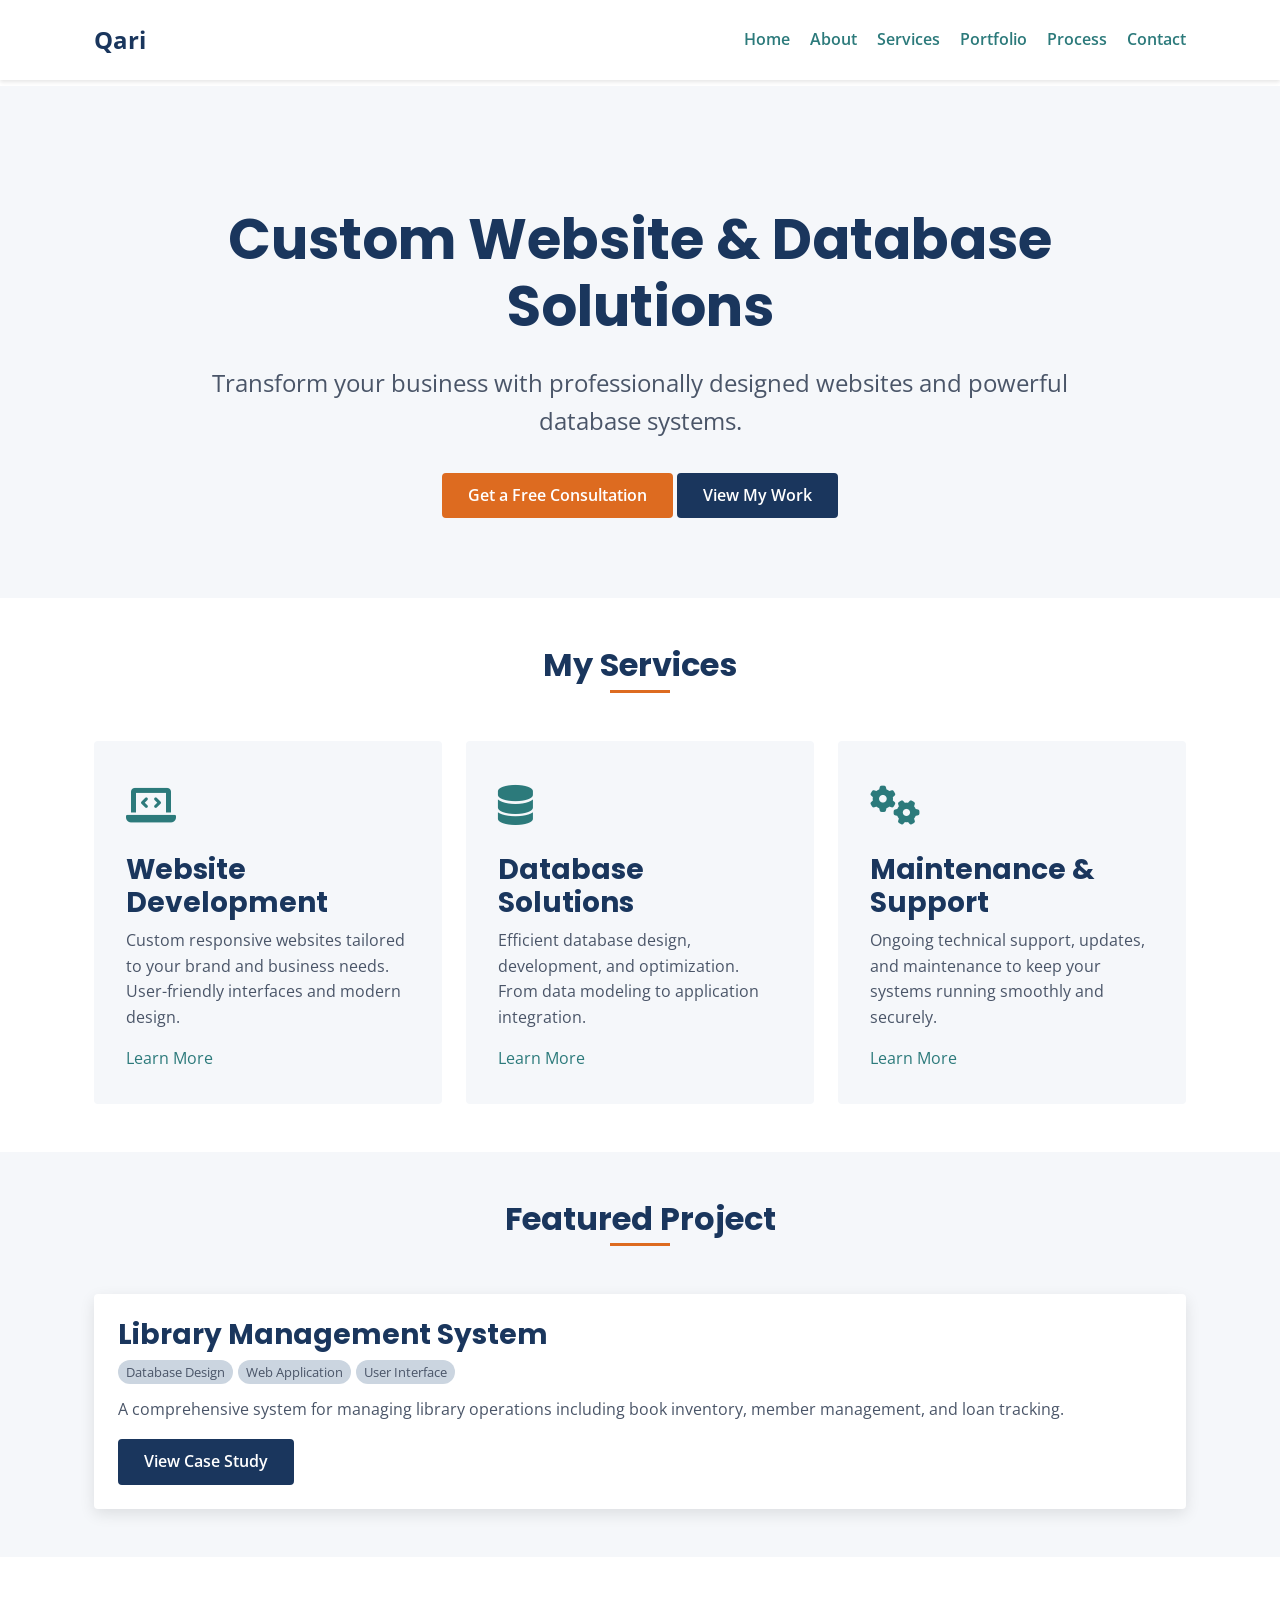
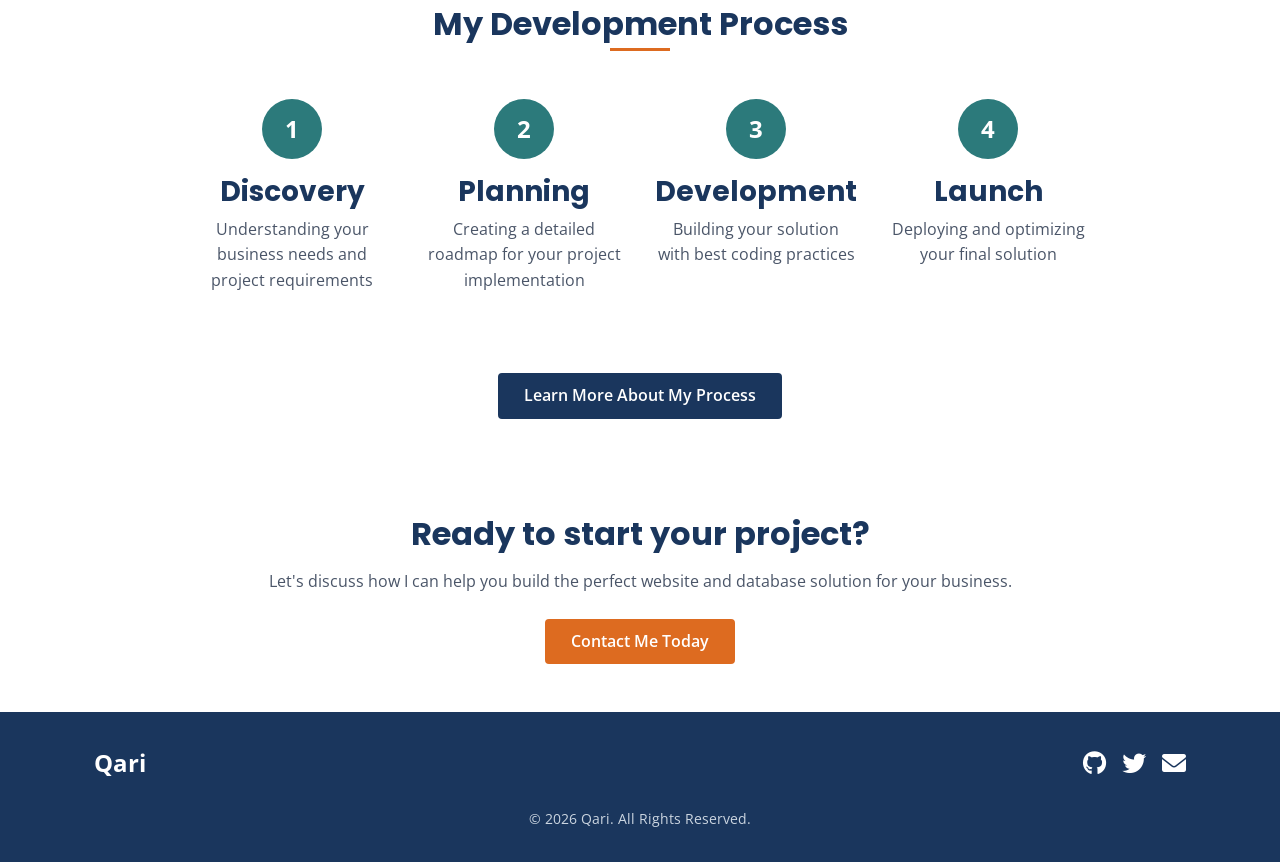
<file: index.html>
<!DOCTYPE html>
<html lang="en">
<head>
    <meta charset="UTF-8">
    <meta name="viewport" content="width=device-width, initial-scale=1.0">
    <meta name="description" content="Professional website and database development services. Custom solutions for your business needs.">
    <title>Portfolio - Website & Database Developer</title>
    <!-- Favicon -->
    <link rel="icon" type="image/png" href="assets/images/ui/favicon.png">
    <!-- Google Fonts -->
    <link rel="preconnect" href="https://fonts.googleapis.com">
    <link rel="preconnect" href="https://fonts.gstatic.com" crossorigin>
    <link href="https://fonts.googleapis.com/css2?family=Open+Sans:wght@400;600&family=Poppins:wght@400;600;700&family=Fira+Code&display=swap" rel="stylesheet">
    <!-- Font Awesome Icons -->
    <link rel="stylesheet" href="https://cdnjs.cloudflare.com/ajax/libs/font-awesome/6.0.0/css/all.min.css">
    <!-- Stylesheets -->
    <link rel="stylesheet" href="assets/css/main.css">
    <link rel="stylesheet" href="assets/css/responsive.css">
</head>
<body>
    <!-- Header -->
    <header class="header">
        <div class="container header-content">
            <div class="logo">
                <a href="index.html">Qari</a>
            </div>
            <nav class="nav-desktop">
                <a href="index.html" class="nav-link">Home</a>
                <a href="about.html" class="nav-link">About</a>
                <a href="services.html" class="nav-link">Services</a>
                <a href="portfolio.html" class="nav-link">Portfolio</a>
                <a href="process.html" class="nav-link">Process</a>
                <a href="contact.html" class="nav-link">Contact</a>
            </nav>
            <div class="hamburger-menu">
                <span></span>
                <span></span>
                <span></span>
            </div>
        </div>
    </header>

    <!-- Mobile Navigation -->
    <div class="mobile-nav">
        <div class="mobile-nav-links">
            <a href="index.html" class="mobile-nav-link">Home</a>
            <a href="about.html" class="mobile-nav-link">About</a>
            <a href="services.html" class="mobile-nav-link">Services</a>
            <a href="portfolio.html" class="mobile-nav-link">Portfolio</a>
            <a href="process.html" class="mobile-nav-link">Process</a>
            <a href="contact.html" class="mobile-nav-link">Contact</a>
        </div>
    </div>

    <!-- Hero Section -->
    <section class="hero">
        <div class="container">
            <div class="hero-content">
                <h1 class="hero-title animate-on-scroll">Custom Website & Database Solutions</h1>
                <p class="hero-subtitle animate-on-scroll delay-1">Transform your business with professionally designed websites and powerful database systems.</p>
                <div class="animate-on-scroll delay-2">
                    <a href="contact.html" class="btn btn-accent">Get a Free Consultation</a>
                    <a href="portfolio.html" class="btn">View My Work</a>
                </div>
            </div>
        </div>
    </section>

    <!-- Services Section -->
    <section id="services" class="section services">
        <div class="container">
            <div class="section-title">
                <h2>My Services</h2>
            </div>
            <div class="services-grid">
                <div class="service-card animate-on-scroll">
                    <div class="service-icon">
                        <i class="fas fa-laptop-code"></i>
                    </div>
                    <h3 class="service-title">Website Development</h3>
                    <p>Custom responsive websites tailored to your brand and business needs. User-friendly interfaces and modern design.</p>
                    <a href="services.html#websites" class="btn-link">Learn More</a>
                </div>
                <div class="service-card animate-on-scroll delay-1">
                    <div class="service-icon">
                        <i class="fas fa-database"></i>
                    </div>
                    <h3 class="service-title">Database Solutions</h3>
                    <p>Efficient database design, development, and optimization. From data modeling to application integration.</p>
                    <a href="services.html#database" class="btn-link">Learn More</a>
                </div>
                <div class="service-card animate-on-scroll delay-2">
                    <div class="service-icon">
                        <i class="fas fa-cogs"></i>
                    </div>
                    <h3 class="service-title">Maintenance & Support</h3>
                    <p>Ongoing technical support, updates, and maintenance to keep your systems running smoothly and securely.</p>
                    <a href="services.html#support" class="btn-link">Learn More</a>
                </div>
            </div>
        </div>
    </section>

    <!-- Featured Project Section -->
    <section id="portfolio" class="section portfolio">
        <div class="container">
            <div class="section-title">
                <h2>Featured Project</h2>
            </div>
            <div class="featured-project animate-on-scroll">
                <div class="portfolio-item">
                    <div class="portfolio-content">
                        <h3 class="portfolio-title">Library Management System</h3>
                        <div class="portfolio-tags">
                            <span class="portfolio-tag">Database Design</span>
                            <span class="portfolio-tag">Web Application</span>
                            <span class="portfolio-tag">User Interface</span>
                        </div>
                        <p>A comprehensive system for managing library operations including book inventory, member management, and loan tracking.</p>
                        <a href="portfolio/library-system.html" class="btn">View Case Study</a>
                    </div>
                </div>
            </div>
        </div>
    </section>

    <!-- Process Section Preview -->
    <section id="process" class="section process">
        <div class="container">
            <div class="section-title">
                <h2>My Development Process</h2>
            </div>
            <div class="process-steps">
                <div class="process-step animate-on-scroll">
                    <div class="step-number">1</div>
                    <h3 class="step-title">Discovery</h3>
                    <p>Understanding your business needs and project requirements</p>
                </div>
                <div class="process-step animate-on-scroll delay-1">
                    <div class="step-number">2</div>
                    <h3 class="step-title">Planning</h3>
                    <p>Creating a detailed roadmap for your project implementation</p>
                </div>
                <div class="process-step animate-on-scroll delay-2">
                    <div class="step-number">3</div>
                    <h3 class="step-title">Development</h3>
                    <p>Building your solution with best coding practices</p>
                </div>
                <div class="process-step animate-on-scroll delay-3">
                    <div class="step-number">4</div>
                    <h3 class="step-title">Launch</h3>
                    <p>Deploying and optimizing your final solution</p>
                </div>
            </div>
            <div class="text-center mt-5">
                <a href="process.html" class="btn">Learn More About My Process</a>
            </div>
        </div>
    </section>

    <!-- Call to Action -->
    <section id="cta" class="section cta">
        <div class="container">
            <div class="cta-content text-center animate-on-scroll">
                <h2>Ready to start your project?</h2>
                <p class="mb-4">Let's discuss how I can help you build the perfect website and database solution for your business.</p>
                <a href="contact.html" class="btn btn-accent">Contact Me Today</a>
            </div>
        </div>
    </section>

    <!-- Footer -->
    <footer class="footer">
        <div class="container">
            <div class="footer-content">
                <div class="footer-logo">Qari</div>
                <div class="social-links">

                    <a href="#" class="social-link" aria-label="GitHub"><i class="fab fa-github"></i></a>
                    <a href="#" class="social-link" aria-label="Twitter"><i class="fab fa-twitter"></i></a>
                    <a href="#" class="social-link" aria-label="Email"><i class="fas fa-envelope"></i></a>
                </div>
            </div>
            <div class="copyright">
                &copy; <span id="current-year">2025</span> Qari. All Rights Reserved.
            </div>
        </div>
    </footer>

    <!-- JavaScript -->
    <script src="assets/js/main.js"></script>
    <script>
        // Set current year in footer
        document.getElementById('current-year').textContent = new Date().getFullYear();
    </script>
</body>
</html>
</file>
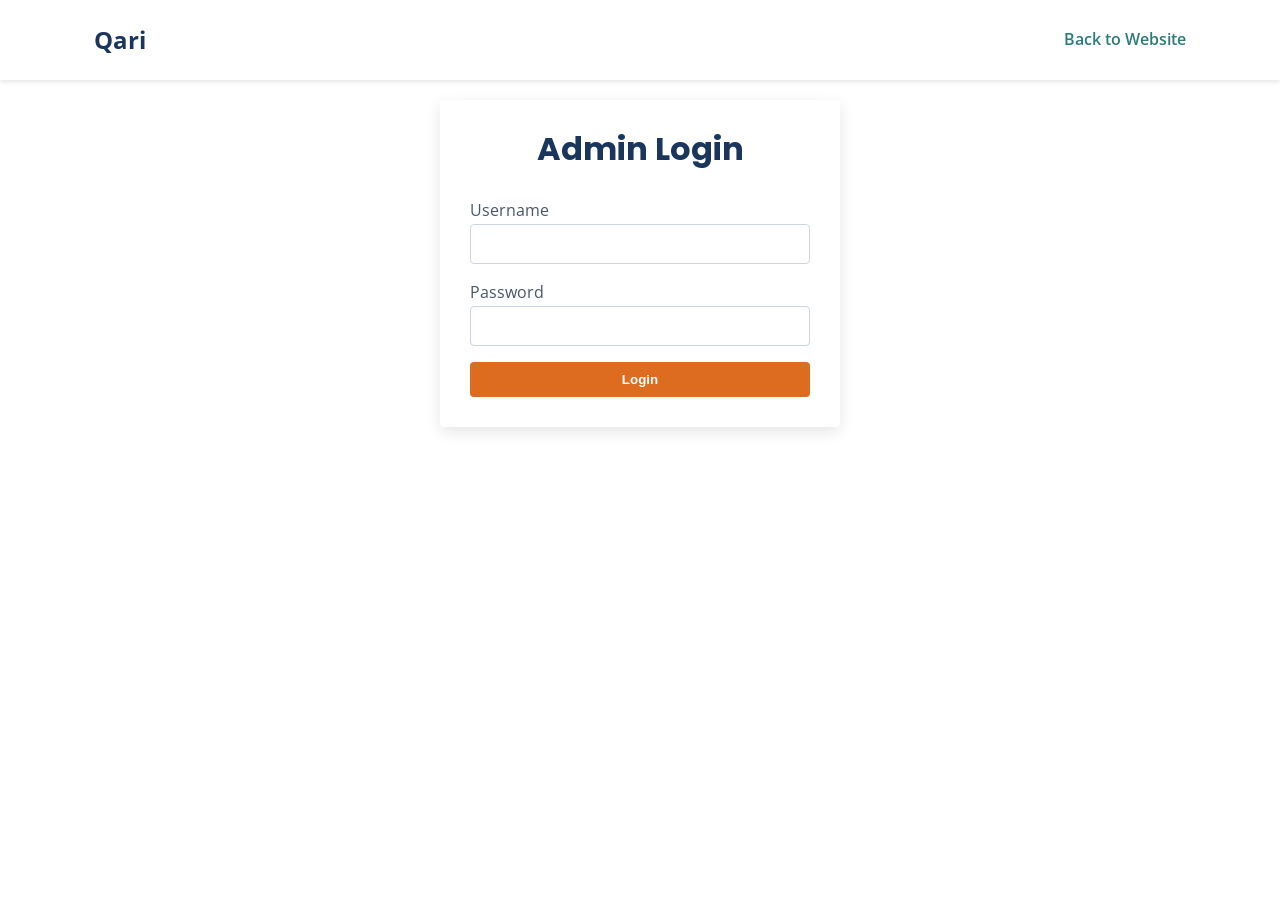
<file: admin/index.html>
<!DOCTYPE html>
<html lang="en">
<head>
    <meta charset="UTF-8">
    <meta name="viewport" content="width=device-width, initial-scale=1.0">
    <meta name="description" content="Admin dashboard for managing project requests">
    <title>Admin Dashboard - Project Requests</title>
    <!-- Favicon -->
    <link rel="icon" type="image/png" href="../assets/images/ui/favicon.png">
    <!-- Google Fonts -->
    <link rel="preconnect" href="https://fonts.googleapis.com">
    <link rel="preconnect" href="https://fonts.gstatic.com" crossorigin>
    <link href="https://fonts.googleapis.com/css2?family=Open+Sans:wght@400;600&family=Poppins:wght@400;600;700&family=Fira+Code&display=swap" rel="stylesheet">
    <!-- Font Awesome Icons -->
    <link rel="stylesheet" href="https://cdnjs.cloudflare.com/ajax/libs/font-awesome/6.0.0/css/all.min.css">
    <!-- Stylesheets -->
    <link rel="stylesheet" href="../assets/css/main.css">
    <link rel="stylesheet" href="../assets/css/responsive.css">
    <style>
        /* Admin specific styles */
        .admin-container {
            max-width: 1200px;
            margin: 100px auto 50px;
            padding: 0 20px;
        }
        
        .login-container {
            max-width: 400px;
            margin: 100px auto;
            padding: 30px;
            background-color: var(--white);
            border-radius: var(--border-radius);
            box-shadow: 0 5px 15px rgba(0, 0, 0, 0.1);
        }
        
        .login-title {
            text-align: center;
            margin-bottom: 30px;
        }
        
        .dashboard-header {
            display: flex;
            justify-content: space-between;
            align-items: center;
            margin-bottom: 30px;
        }
        
        .request-table {
            width: 100%;
            border-collapse: collapse;
            margin-bottom: 30px;
            background-color: var(--white);
            border-radius: var(--border-radius);
            overflow: hidden;
            box-shadow: 0 2px 10px rgba(0, 0, 0, 0.05);
        }
        
        .request-table th,
        .request-table td {
            padding: 15px;
            text-align: left;
            border-bottom: 1px solid var(--medium-gray);
        }
        
        .request-table th {
            background-color: var(--primary-color);
            color: var(--white);
            font-weight: 600;
        }
        
        .request-table tr:hover {
            background-color: var(--light-gray);
        }
        
        .request-table tr:last-child td {
            border-bottom: none;
        }
        
        .status-new {
            background-color: #e3f2fd;
            color: #0d47a1;
            padding: 4px 8px;
            border-radius: 4px;
            font-size: 0.8rem;
            font-weight: 600;
        }
        
        .status-in-progress {
            background-color: #fff8e1;
            color: #ff8f00;
            padding: 4px 8px;
            border-radius: 4px;
            font-size: 0.8rem;
            font-weight: 600;
        }
        
        .status-completed {
            background-color: #e8f5e9;
            color: #2e7d32;
            padding: 4px 8px;
            border-radius: 4px;
            font-size: 0.8rem;
            font-weight: 600;
        }
        
        .status-rejected {
            background-color: #ffebee;
            color: #c62828;
            padding: 4px 8px;
            border-radius: 4px;
            font-size: 0.8rem;
            font-weight: 600;
        }
        
        .action-btn {
            background: none;
            border: none;
            cursor: pointer;
            font-size: 1rem;
            color: var(--secondary-color);
            transition: color 0.2s;
            margin-right: 10px;
        }
        
        .action-btn:hover {
            color: var(--accent-color);
        }
        
        .detail-modal {
            display: none;
            position: fixed;
            top: 0;
            left: 0;
            width: 100%;
            height: 100%;
            background-color: rgba(0, 0, 0, 0.5);
            z-index: 1100;
            overflow-y: auto;
        }
        
        .modal-content {
            background-color: var(--white);
            margin: 50px auto;
            padding: 30px;
            width: 80%;
            max-width: 800px;
            border-radius: var(--border-radius);
            box-shadow: 0 5px 30px rgba(0, 0, 0, 0.2);
            position: relative;
        }
        
        .close-modal {
            position: absolute;
            top: 15px;
            right: 20px;
            font-size: 1.5rem;
            cursor: pointer;
        }
        
        .request-detail-grid {
            display: grid;
            grid-template-columns: 1fr 1fr;
            gap: 20px;
        }
        
        .detail-item {
            margin-bottom: 15px;
        }
        
        .detail-label {
            font-weight: 600;
            color: var(--primary-color);
        }
        
        .status-options {
            margin-top: 20px;
            padding-top: 20px;
            border-top: 1px solid var(--medium-gray);
        }
        
        .status-select {
            padding: 8px;
            border-radius: 4px;
            border: 1px solid var(--medium-gray);
            margin-right: 10px;
        }
        
        @media (max-width: 768px) {
            .request-detail-grid {
                grid-template-columns: 1fr;
            }
            
            .request-table {
                display: block;
                overflow-x: auto;
            }
        }
        
        .no-requests {
            text-align: center;
            padding: 40px 20px;
            background-color: var(--white);
            border-radius: var(--border-radius);
            box-shadow: 0 2px 10px rgba(0, 0, 0, 0.05);
        }
        
        .empty-icon {
            font-size: 3rem;
            color: var(--medium-gray);
            margin-bottom: 15px;
        }
    </style>
</head>
<body>
    <!-- Header -->
    <header class="header">
        <div class="container header-content">
            <div class="logo">
                <a href="../index.html">Qari</a>
            </div>
            <div id="admin-nav">
                <a href="../index.html" class="nav-link">Back to Website</a>
                <button id="logout-btn" class="btn" style="display: none;">Logout</button>
            </div>
        </div>
    </header>

    <!-- Admin Content -->
    <main id="admin-content">
        <!-- Login Form (shown by default) -->
        <div id="login-section" class="login-container">
            <h2 class="login-title">Admin Login</h2>
            <form id="login-form">
                <div class="form-group">
                    <label for="username">Username</label>
                    <input type="text" id="username" class="form-control" required>
                </div>
                <div class="form-group">
                    <label for="password">Password</label>
                    <input type="password" id="password" class="form-control" required>
                </div>
                <div id="login-error" style="color: red; margin-bottom: 15px; display: none;">
                    Invalid username or password.
                </div>
                <button type="submit" class="btn btn-accent" style="width: 100%;">Login</button>
            </form>
        </div>

        <!-- Dashboard (hidden by default) -->
        <div id="dashboard-section" class="admin-container" style="display: none;">
            <div class="dashboard-header">
                <h2>Project Requests</h2>
                <div>
                    <button id="refresh-btn" class="btn btn-secondary">
                        <i class="fas fa-sync-alt"></i> Refresh
                    </button>
                </div>
            </div>
            
            <!-- Project Requests Table -->
            <div id="requests-container">
                <!-- Table will be populated by JavaScript -->
                <div class="no-requests" id="no-requests">
                    <div class="empty-icon"><i class="fas fa-inbox"></i></div>
                    <h3>No Project Requests Yet</h3>
                    <p>When clients submit requests through your contact form, they will appear here.</p>
                </div>
            </div>
        </div>
        
        <!-- Request Detail Modal -->
        <div id="detail-modal" class="detail-modal">
            <div class="modal-content">
                <span class="close-modal">&times;</span>
                <h2>Request Details</h2>
                <div id="request-details">
                    <!-- Details will be populated by JavaScript -->
                </div>
            </div>
        </div>
    </main>

    <!-- JavaScript -->
    <script>
        // Demo admin credentials (in a real app, this would be server-side)
        const ADMIN_USERNAME = 'admin';
        const ADMIN_PASSWORD = '#creeper12345';
        
        // DOM Elements
        const loginForm = document.getElementById('login-form');
        const loginSection = document.getElementById('login-section');
        const dashboardSection = document.getElementById('dashboard-section');
        const loginError = document.getElementById('login-error');
        const logoutBtn = document.getElementById('logout-btn');
        const requestsContainer = document.getElementById('requests-container');
        const noRequests = document.getElementById('no-requests');
        const detailModal = document.getElementById('detail-modal');
        const requestDetails = document.getElementById('request-details');
        const refreshBtn = document.getElementById('refresh-btn');
        
        // Check if user is logged in
        function checkLogin() {
            const isLoggedIn = localStorage.getItem('admin_logged_in') === 'true';
            loginSection.style.display = isLoggedIn ? 'none' : 'block';
            dashboardSection.style.display = isLoggedIn ? 'block' : 'none';
            logoutBtn.style.display = isLoggedIn ? 'inline-block' : 'none';
            
            if (isLoggedIn) {
                loadRequests();
            }
        }
        
        // Handle login form submission
        loginForm.addEventListener('submit', function(e) {
            e.preventDefault();
            const username = document.getElementById('username').value;
            const password = document.getElementById('password').value;
            
            if (username === ADMIN_USERNAME && password === ADMIN_PASSWORD) {
                localStorage.setItem('admin_logged_in', 'true');
                loginError.style.display = 'none';
                checkLogin();
            } else {
                loginError.style.display = 'block';
            }
        });
        
        // Handle logout
        logoutBtn.addEventListener('click', function() {
            localStorage.removeItem('admin_logged_in');
            checkLogin();
        });
        
        // Load project requests from localStorage
        function loadRequests() {
            // In a real app, this would fetch from a database
            let projectRequests = JSON.parse(localStorage.getItem('project_requests')) || [];
            
            if (projectRequests.length === 0) {
                noRequests.style.display = 'block';
                requestsContainer.innerHTML = noRequests.outerHTML;
                return;
            }
            
            noRequests.style.display = 'none';
            
            // Sort requests with newest first
            projectRequests.sort((a, b) => new Date(b.date) - new Date(a.date));
            
            // Create table
            let tableHTML = `
                <table class="request-table">
                    <thead>
                        <tr>
                            <th>Date</th>
                            <th>Name</th>
                            <th>Project Type</th>
                            <th>Status</th>
                            <th>Actions</th>
                        </tr>
                    </thead>
                    <tbody>
            `;
            
            // Add rows for each request
            projectRequests.forEach((request, index) => {
                const statusClass = `status-${request.status.toLowerCase().replace(' ', '-')}`;
                
                tableHTML += `
                    <tr data-index="${index}">
                        <td>${formatDate(request.date)}</td>
                        <td>${escapeHTML(request.name)}</td>
                        <td>${escapeHTML(request.projectType)}</td>
                        <td><span class="${statusClass}">${request.status}</span></td>
                        <td>
                            <button class="action-btn view-btn" data-index="${index}">
                                <i class="fas fa-eye"></i>
                            </button>
                            <button class="action-btn delete-btn" data-index="${index}">
                                <i class="fas fa-trash"></i>
                            </button>
                        </td>
                    </tr>
                `;
            });
            
            tableHTML += `
                    </tbody>
                </table>
            `;
            
            requestsContainer.innerHTML = tableHTML;
            
            // Add event listeners to action buttons
            document.querySelectorAll('.view-btn').forEach(btn => {
                btn.addEventListener('click', function() {
                    const index = parseInt(this.getAttribute('data-index'));
                    showRequestDetails(projectRequests[index], index);
                });
            });
            
            document.querySelectorAll('.delete-btn').forEach(btn => {
                btn.addEventListener('click', function() {
                    const index = parseInt(this.getAttribute('data-index'));
                    if (confirm('Are you sure you want to delete this request?')) {
                        projectRequests.splice(index, 1);
                        localStorage.setItem('project_requests', JSON.stringify(projectRequests));
                        loadRequests();
                    }
                });
            });
        }
        
        // Show request details in modal
        function showRequestDetails(request, index) {
            let detailsHTML = `
                <div class="request-detail-grid">
                    <div class="detail-item">
                        <div class="detail-label">Submitted On:</div>
                        <div>${formatDate(request.date)}</div>
                    </div>
                    <div class="detail-item">
                        <div class="detail-label">Status:</div>
                        <div><span class="status-${request.status.toLowerCase().replace(' ', '-')}">${request.status}</span></div>
                    </div>
                    <div class="detail-item">
                        <div class="detail-label">Name:</div>
                        <div>${escapeHTML(request.name)}</div>
                    </div>
                    <div class="detail-item">
                        <div class="detail-label">Email:</div>
                        <div>${escapeHTML(request.email)}</div>
                    </div>
                    <div class="detail-item">
                        <div class="detail-label">Phone:</div>
                        <div>${escapeHTML(request.phone || 'Not provided')}</div>
                    </div>
                    <div class="detail-item">
                        <div class="detail-label">Project Type:</div>
                        <div>${escapeHTML(request.projectType)}</div>
                    </div>
                    <div class="detail-item">
                        <div class="detail-label">Budget:</div>
                        <div>${escapeHTML(request.budget || 'Not specified')}</div>
                    </div>
                    <div class="detail-item">
                        <div class="detail-label">Timeline:</div>
                        <div>${escapeHTML(request.timeline || 'Not specified')}</div>
                    </div>
                </div>
                <div class="detail-item">
                    <div class="detail-label">Project Details:</div>
                    <div>${escapeHTML(request.message).replace(/\n/g, '<br>')}</div>
                </div>
                <div class="status-options">
                    <div class="detail-label">Update Status:</div>
                    <select id="status-select" class="status-select">
                        <option value="New" ${request.status === 'New' ? 'selected' : ''}>New</option>
                        <option value="In Progress" ${request.status === 'In Progress' ? 'selected' : ''}>In Progress</option>
                        <option value="Completed" ${request.status === 'Completed' ? 'selected' : ''}>Completed</option>
                        <option value="Rejected" ${request.status === 'Rejected' ? 'selected' : ''}>Rejected</option>
                    </select>
                    <button id="update-status-btn" class="btn btn-secondary" data-index="${index}">Update Status</button>
                </div>
            `;
            
            requestDetails.innerHTML = detailsHTML;
            detailModal.style.display = 'block';
            
            // Add event listener to update status button
            document.getElementById('update-status-btn').addEventListener('click', function() {
                const statusSelect = document.getElementById('status-select');
                const newStatus = statusSelect.value;
                const requestIndex = parseInt(this.getAttribute('data-index'));
                
                // Update status in localStorage
                let projectRequests = JSON.parse(localStorage.getItem('project_requests')) || [];
                projectRequests[requestIndex].status = newStatus;
                localStorage.setItem('project_requests', JSON.stringify(projectRequests));
                
                // Refresh requests table
                loadRequests();
                
                // Close modal
                detailModal.style.display = 'none';
            });
        }
        
        // Close modal when clicking the close button or outside the modal
        document.querySelector('.close-modal').addEventListener('click', function() {
            detailModal.style.display = 'none';
        });
        
        window.addEventListener('click', function(e) {
            if (e.target === detailModal) {
                detailModal.style.display = 'none';
            }
        });
        
        // Refresh button
        refreshBtn.addEventListener('click', loadRequests);
        
        // Helper function to format date
        function formatDate(dateString) {
            const date = new Date(dateString);
            return date.toLocaleDateString() + ' ' + date.toLocaleTimeString();
        }
        
        // Helper function to escape HTML
        function escapeHTML(str) {
            if (!str) return '';
            return str
                .replace(/&/g, '&amp;')
                .replace(/</g, '&lt;')
                .replace(/>/g, '&gt;')
                .replace(/"/g, '&quot;')
                .replace(/'/g, '&#039;');
        }
        
        // Initialize
        checkLogin();
        
        // DEMO: Add sample project requests for demonstration
        function addDemoData() {
            const demoRequests = [
                {
                    name: "John Smith",
                    email: "john@example.com",
                    phone: "555-123-4567",
                    projectType: "Website Development",
                    budget: "$1,000 - $3,000",
                    timeline: "Within 1 month",
                    message: "I need a new website for my small business. Looking for a clean, modern design with about 5-7 pages including a contact form.",
                    date: new Date(Date.now() - 2 * 24 * 60 * 60 * 1000).toISOString(), // 2 days ago
                    status: "In Progress"
                },
                {
                    name: "Sarah Johnson",
                    email: "sarah@example.com",
                    phone: "555-987-6543",
                    projectType: "Database Solution",
                    budget: "$3,000 - $5,000",
                    timeline: "1-3 months",
                    message: "We need a custom inventory management database for our retail store. We currently have about 2,000 products that need to be tracked across 3 locations.",
                    date: new Date(Date.now() - 5 * 24 * 60 * 60 * 1000).toISOString(), // 5 days ago
                    status: "New"
                },
                {
                    name: "Michael Williams",
                    email: "michael@example.com",
                    phone: "",
                    projectType: "Website & Database",
                    budget: "$5,000 - $10,000",
                    timeline: "Flexible",
                    message: "I'm looking to create an e-commerce platform for my handmade products. Need both a customer-facing website and an inventory/order management system.",
                    date: new Date().toISOString(), // Today
                    status: "New"
                }
            ];
            
            localStorage.setItem('project_requests', JSON.stringify(demoRequests));
            loadRequests();
        }
        
        // Check if this is the first time loading the admin panel
        if (!localStorage.getItem('admin_demo_loaded')) {
            addDemoData();
            localStorage.setItem('admin_demo_loaded', 'true');
        }
    </script>
</body>
</html>
</file>
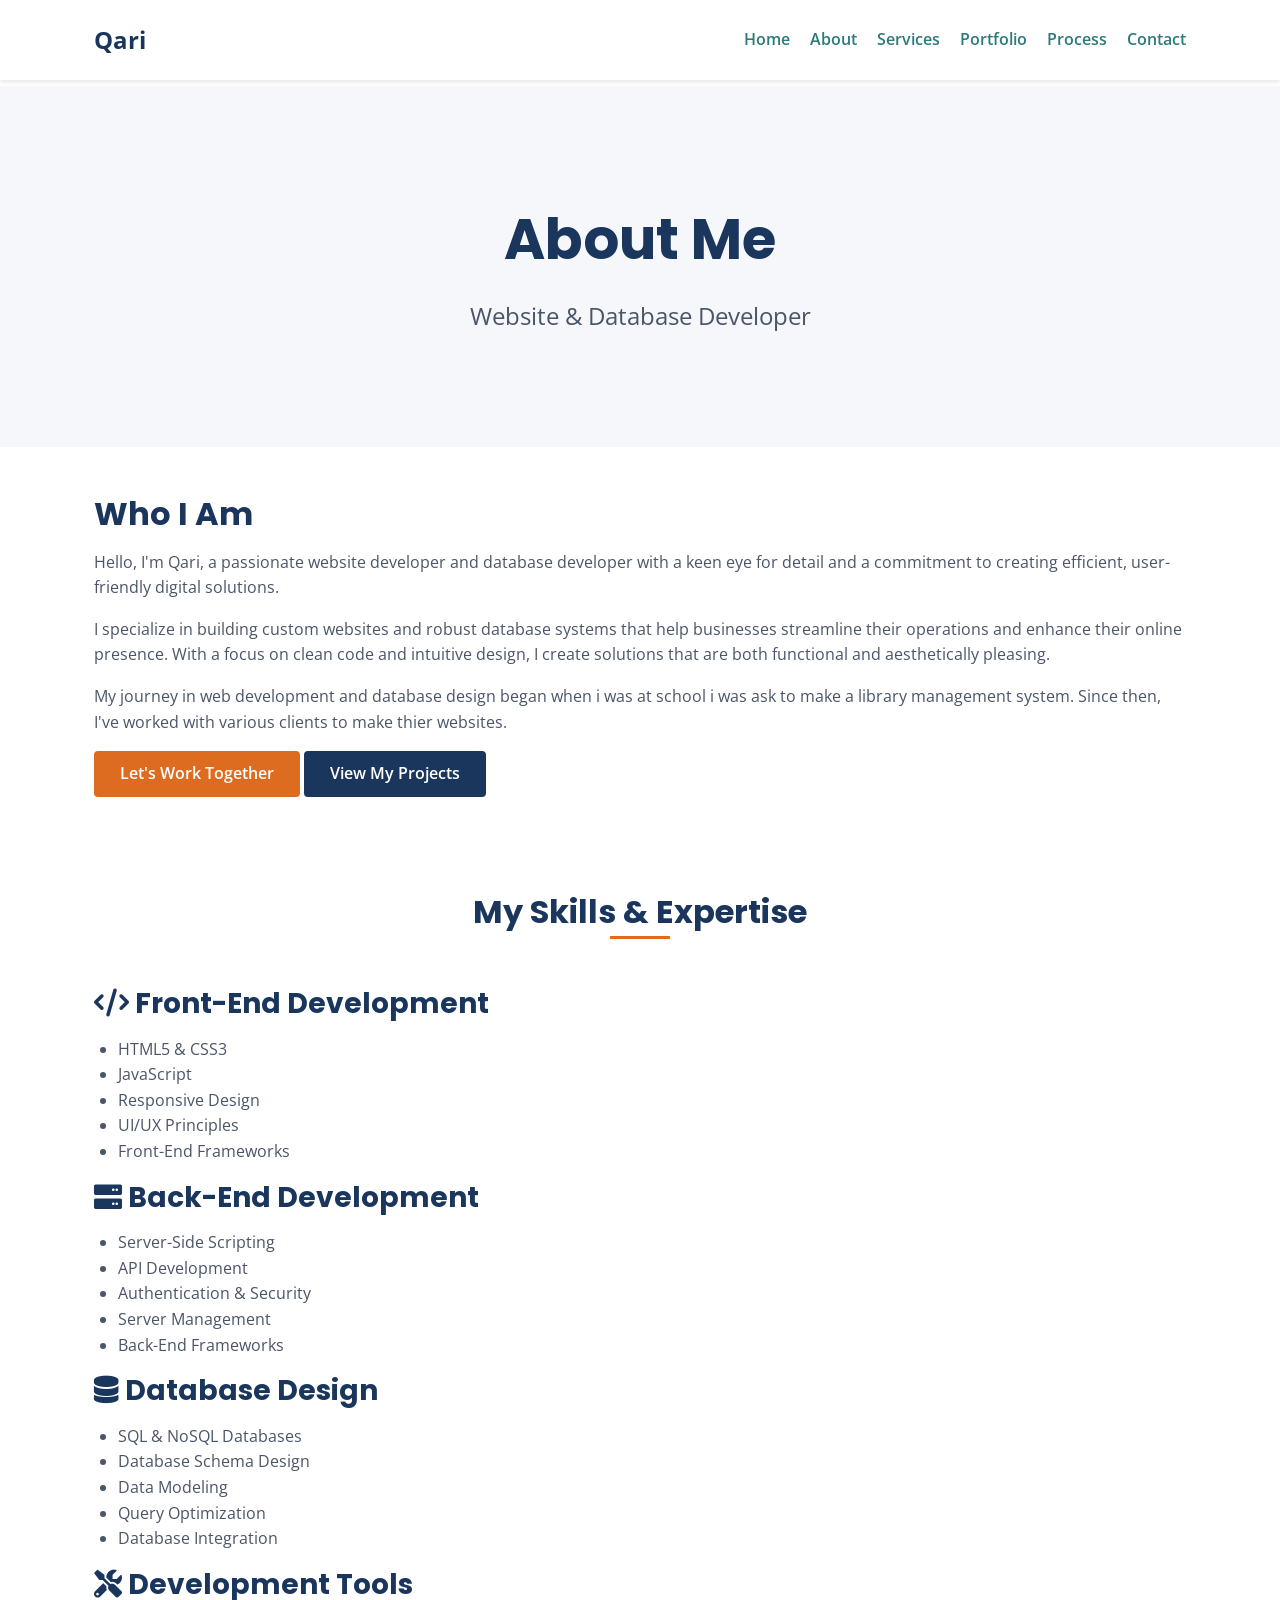
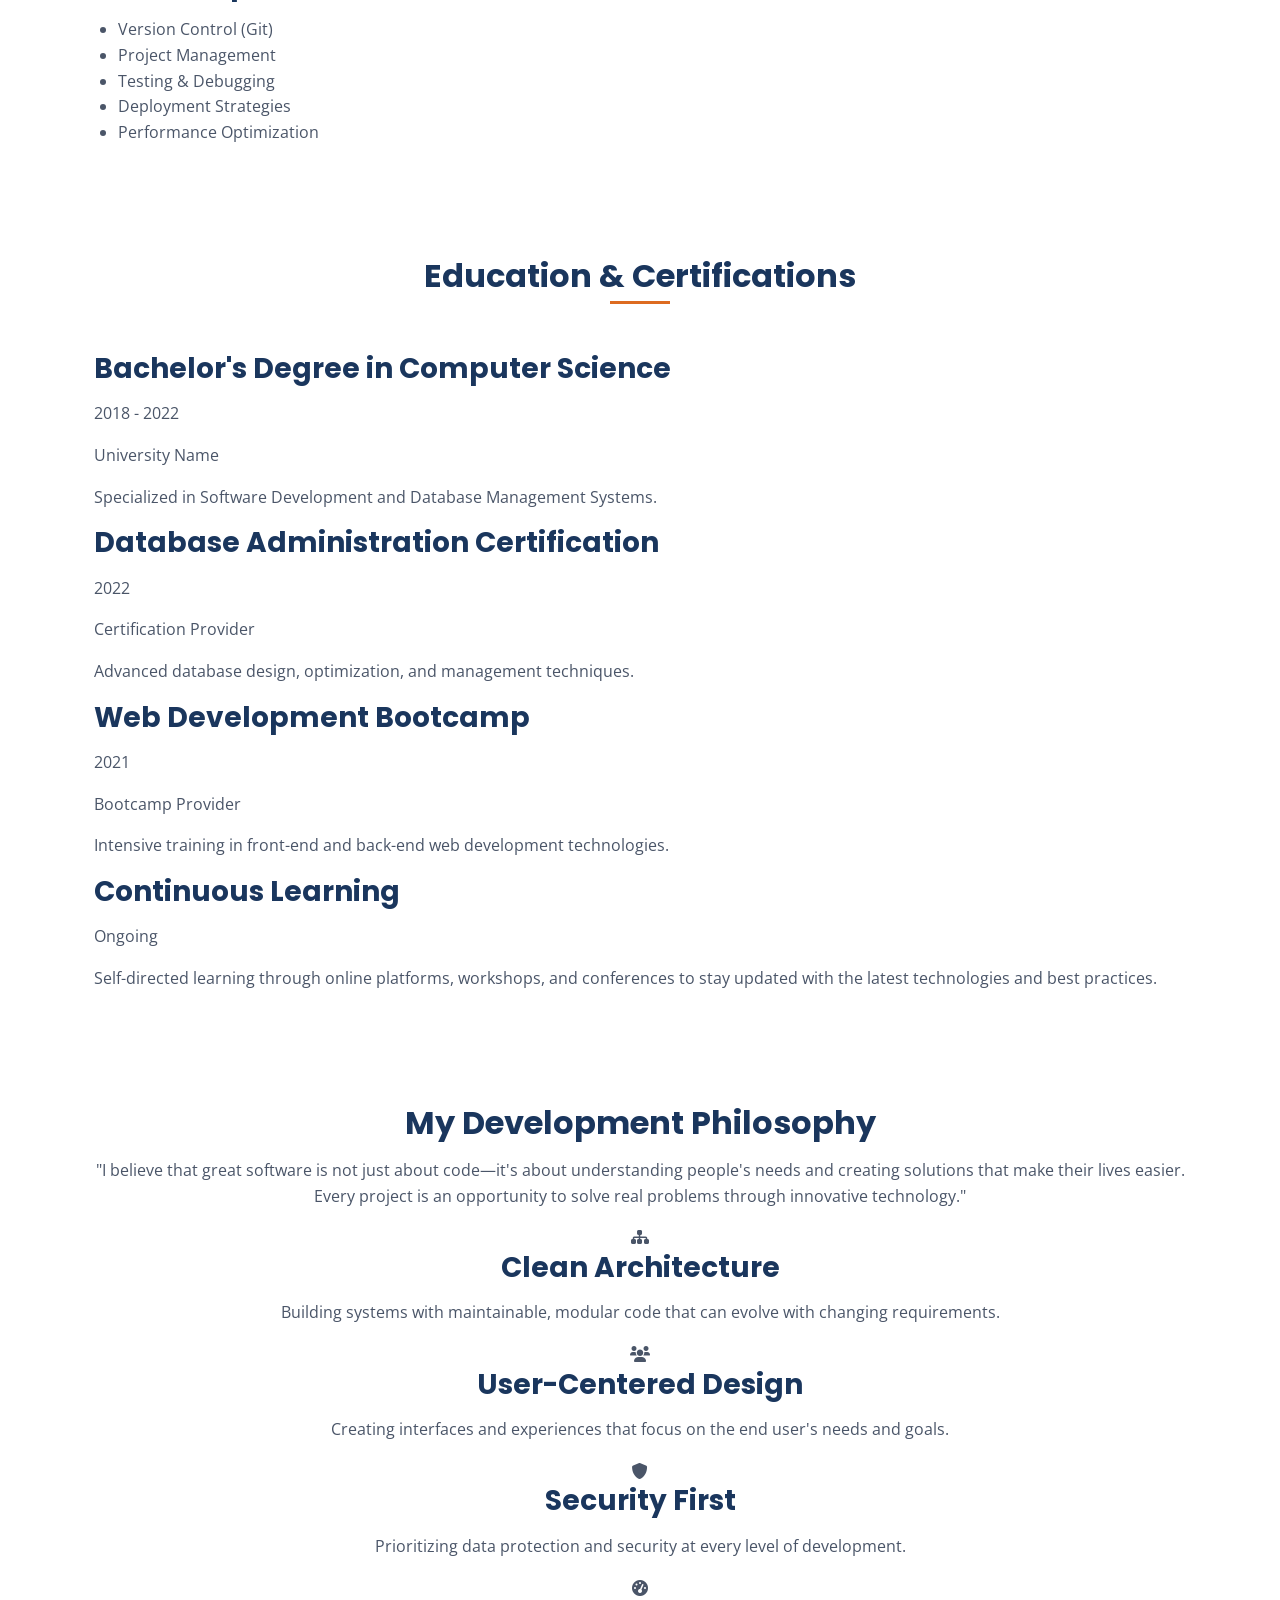
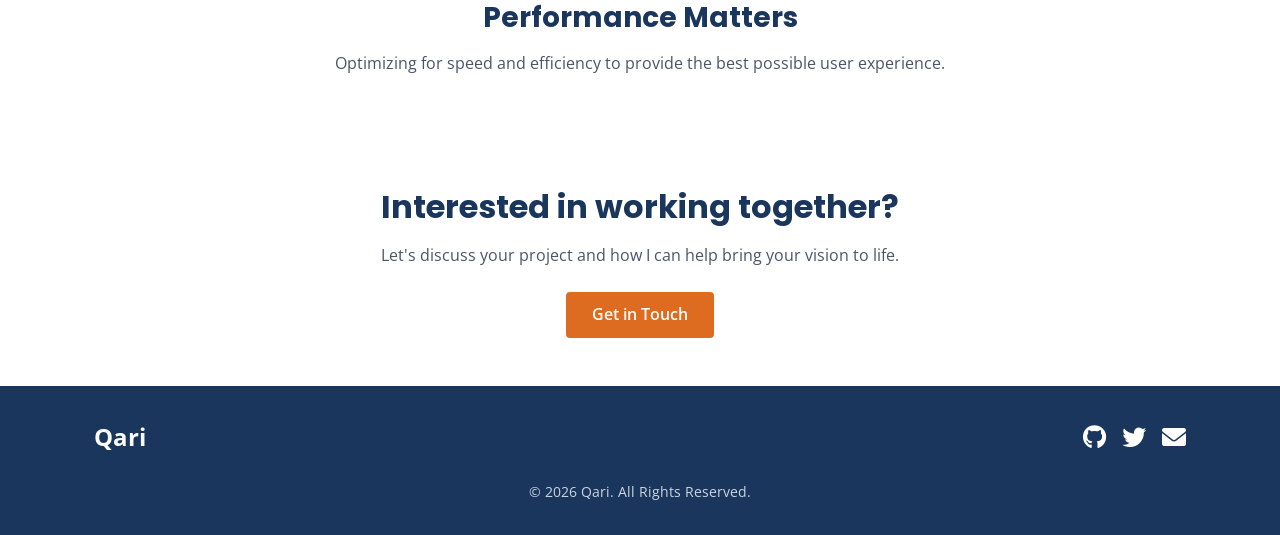
<file: about.html>
<!DOCTYPE html>
<html lang="en">
<head>
    <meta charset="UTF-8">
    <meta name="viewport" content="width=device-width, initial-scale=1.0">
    <meta name="description" content="Learn more about my experience in website development and database solutions.">
    <title>About Me - Website & Database Developer</title>
    <!-- Favicon -->
    <link rel="icon" type="image/png" href="assets/images/ui/favicon.png">
    <!-- Google Fonts -->
    <link rel="preconnect" href="https://fonts.googleapis.com">
    <link rel="preconnect" href="https://fonts.gstatic.com" crossorigin>
    <link href="https://fonts.googleapis.com/css2?family=Open+Sans:wght@400;600&family=Poppins:wght@400;600;700&family=Fira+Code&display=swap" rel="stylesheet">
    <!-- Font Awesome Icons -->
    <link rel="stylesheet" href="https://cdnjs.cloudflare.com/ajax/libs/font-awesome/6.0.0/css/all.min.css">
    <!-- Stylesheets -->
    <link rel="stylesheet" href="assets/css/main.css">
    <link rel="stylesheet" href="assets/css/responsive.css">
</head>
<body>
    <!-- Header -->
    <header class="header">
        <div class="container header-content">
            <div class="logo">
                <a href="index.html">Qari</a>
            </div>
            <nav class="nav-desktop">
                <a href="index.html" class="nav-link">Home</a>
                <a href="about.html" class="nav-link">About</a>
                <a href="services.html" class="nav-link">Services</a>
                <a href="portfolio.html" class="nav-link">Portfolio</a>
                <a href="process.html" class="nav-link">Process</a>
                <a href="contact.html" class="nav-link">Contact</a>
            </nav>
            <div class="hamburger-menu">
                <span></span>
                <span></span>
                <span></span>
            </div>
        </div>
    </header>

    <!-- Mobile Navigation -->
    <div class="mobile-nav">
        <div class="mobile-nav-links">
            <a href="index.html" class="mobile-nav-link">Home</a>
            <a href="about.html" class="mobile-nav-link">About</a>
            <a href="services.html" class="mobile-nav-link">Services</a>
            <a href="portfolio.html" class="mobile-nav-link">Portfolio</a>
            <a href="process.html" class="mobile-nav-link">Process</a>
            <a href="contact.html" class="mobile-nav-link">Contact</a>
        </div>
    </div>

    <!-- Page Header -->
    <section class="hero">
        <div class="container">
            <div class="hero-content">
                <h1 class="hero-title animate-on-scroll">About Me</h1>
                <p class="hero-subtitle animate-on-scroll delay-1">Website & Database Developer</p>
            </div>
        </div>
    </section>

    <!-- About Section -->
    <section class="section about">
        <div class="container">
            <div class="about-grid">
                <div class="about-image animate-on-scroll">
                </div>
                <div class="about-content animate-on-scroll delay-1">
                    <h2>Who I Am</h2>
                    <p>Hello, I'm Qari, a passionate website developer and database developer with a keen eye for detail and a commitment to creating efficient, user-friendly digital solutions.</p>
                    <p>I specialize in building custom websites and robust database systems that help businesses streamline their operations and enhance their online presence. With a focus on clean code and intuitive design, I create solutions that are both functional and aesthetically pleasing.</p>
                    <p>My journey in web development and database design began when i was at school i was ask to make a library management system. Since then, I've worked with various clients to make thier websites.</p>
                    <div class="about-cta">
                        <a href="contact.html" class="btn btn-accent">Let's Work Together</a>
                        <a href="portfolio.html" class="btn">View My Projects</a>
                    </div>
                </div>
            </div>
        </div>
    </section>

    <!-- Skills Section -->
    <section class="section skills">
        <div class="container">
            <div class="section-title">
                <h2>My Skills & Expertise</h2>
            </div>
            <div class="skills-grid">
                <div class="skill-category animate-on-scroll">
                    <h3><i class="fas fa-code"></i> Front-End Development</h3>
                    <ul class="skill-list">
                        <li><span class="skill-name">HTML5 & CSS3</span></li>
                        <li><span class="skill-name">JavaScript</span></li>
                        <li><span class="skill-name">Responsive Design</span></li>
                        <li><span class="skill-name">UI/UX Principles</span></li>
                        <li><span class="skill-name">Front-End Frameworks</span></li>
                    </ul>
                </div>
                <div class="skill-category animate-on-scroll delay-1">
                    <h3><i class="fas fa-server"></i> Back-End Development</h3>
                    <ul class="skill-list">
                        <li><span class="skill-name">Server-Side Scripting</span></li>
                        <li><span class="skill-name">API Development</span></li>
                        <li><span class="skill-name">Authentication & Security</span></li>
                        <li><span class="skill-name">Server Management</span></li>
                        <li><span class="skill-name">Back-End Frameworks</span></li>
                    </ul>
                </div>
                <div class="skill-category animate-on-scroll delay-2">
                    <h3><i class="fas fa-database"></i> Database Design</h3>
                    <ul class="skill-list">
                        <li><span class="skill-name">SQL & NoSQL Databases</span></li>
                        <li><span class="skill-name">Database Schema Design</span></li>
                        <li><span class="skill-name">Data Modeling</span></li>
                        <li><span class="skill-name">Query Optimization</span></li>
                        <li><span class="skill-name">Database Integration</span></li>
                    </ul>
                </div>
                <div class="skill-category animate-on-scroll delay-3">
                    <h3><i class="fas fa-tools"></i> Development Tools</h3>
                    <ul class="skill-list">
                        <li><span class="skill-name">Version Control (Git)</span></li>
                        <li><span class="skill-name">Project Management</span></li>
                        <li><span class="skill-name">Testing & Debugging</span></li>
                        <li><span class="skill-name">Deployment Strategies</span></li>
                        <li><span class="skill-name">Performance Optimization</span></li>
                    </ul>
                </div>
            </div>
        </div>
    </section>

    <!-- Education & Certifications -->
    <section class="section education">
        <div class="container">
            <div class="section-title">
                <h2>Education & Certifications</h2>
            </div>
            <div class="timeline">
                <div class="timeline-item animate-on-scroll">
                    <div class="timeline-marker"></div>
                    <div class="timeline-content">
                        <h3>Bachelor's Degree in Computer Science</h3>
                        <p class="timeline-date">2018 - 2022</p>
                        <p>University Name</p>
                        <p>Specialized in Software Development and Database Management Systems.</p>
                    </div>
                </div>
                <div class="timeline-item animate-on-scroll delay-1">
                    <div class="timeline-marker"></div>
                    <div class="timeline-content">
                        <h3>Database Administration Certification</h3>
                        <p class="timeline-date">2022</p>
                        <p>Certification Provider</p>
                        <p>Advanced database design, optimization, and management techniques.</p>
                    </div>
                </div>
                <div class="timeline-item animate-on-scroll delay-2">
                    <div class="timeline-marker"></div>
                    <div class="timeline-content">
                        <h3>Web Development Bootcamp</h3>
                        <p class="timeline-date">2021</p>
                        <p>Bootcamp Provider</p>
                        <p>Intensive training in front-end and back-end web development technologies.</p>
                    </div>
                </div>
                <div class="timeline-item animate-on-scroll delay-3">
                    <div class="timeline-marker"></div>
                    <div class="timeline-content">
                        <h3>Continuous Learning</h3>
                        <p class="timeline-date">Ongoing</p>
                        <p>Self-directed learning through online platforms, workshops, and conferences to stay updated with the latest technologies and best practices.</p>
                    </div>
                </div>
            </div>
        </div>
    </section>

    <!-- Personal Philosophy -->
    <section class="section philosophy">
        <div class="container">
            <div class="philosophy-content text-center animate-on-scroll">
                <h2>My Development Philosophy</h2>
                <blockquote class="philosophy-quote">
                    <p>"I believe that great software is not just about code—it's about understanding people's needs and creating solutions that make their lives easier. Every project is an opportunity to solve real problems through innovative technology."</p>
                </blockquote>
                <div class="philosophy-principles">
                    <div class="principle animate-on-scroll">
                        <i class="fas fa-sitemap"></i>
                        <h3>Clean Architecture</h3>
                        <p>Building systems with maintainable, modular code that can evolve with changing requirements.</p>
                    </div>
                    <div class="principle animate-on-scroll delay-1">
                        <i class="fas fa-users"></i>
                        <h3>User-Centered Design</h3>
                        <p>Creating interfaces and experiences that focus on the end user's needs and goals.</p>
                    </div>
                    <div class="principle animate-on-scroll delay-2">
                        <i class="fas fa-shield-alt"></i>
                        <h3>Security First</h3>
                        <p>Prioritizing data protection and security at every level of development.</p>
                    </div>
                    <div class="principle animate-on-scroll delay-3">
                        <i class="fas fa-tachometer-alt"></i>
                        <h3>Performance Matters</h3>
                        <p>Optimizing for speed and efficiency to provide the best possible user experience.</p>
                    </div>
                </div>
            </div>
        </div>
    </section>

    <!-- Call to Action -->
    <section id="cta" class="section cta">
        <div class="container">
            <div class="cta-content text-center animate-on-scroll">
                <h2>Interested in working together?</h2>
                <p class="mb-4">Let's discuss your project and how I can help bring your vision to life.</p>
                <a href="contact.html" class="btn btn-accent">Get in Touch</a>
            </div>
        </div>
    </section>

    <!-- Footer -->
    <footer class="footer">
        <div class="container">
            <div class="footer-content">
                <div class="footer-logo">Qari</div>
                <div class="social-links">
                    <a href="#" class="social-link" aria-label="GitHub"><i class="fab fa-github"></i></a>
                    <a href="#" class="social-link" aria-label="Twitter"><i class="fab fa-twitter"></i></a>
                    <a href="#" class="social-link" aria-label="Email"><i class="fas fa-envelope"></i></a>
                </div>
            </div>
            <div class="copyright">
                &copy; <span id="current-year">2025</span> Qari. All Rights Reserved.
            </div>
        </div>
    </footer>

    <!-- JavaScript -->
    <script src="assets/js/main.js"></script>
    <script>
        // Set current year in footer
        document.getElementById('current-year').textContent = new Date().getFullYear();
    </script>
</body>
</html>
</file>
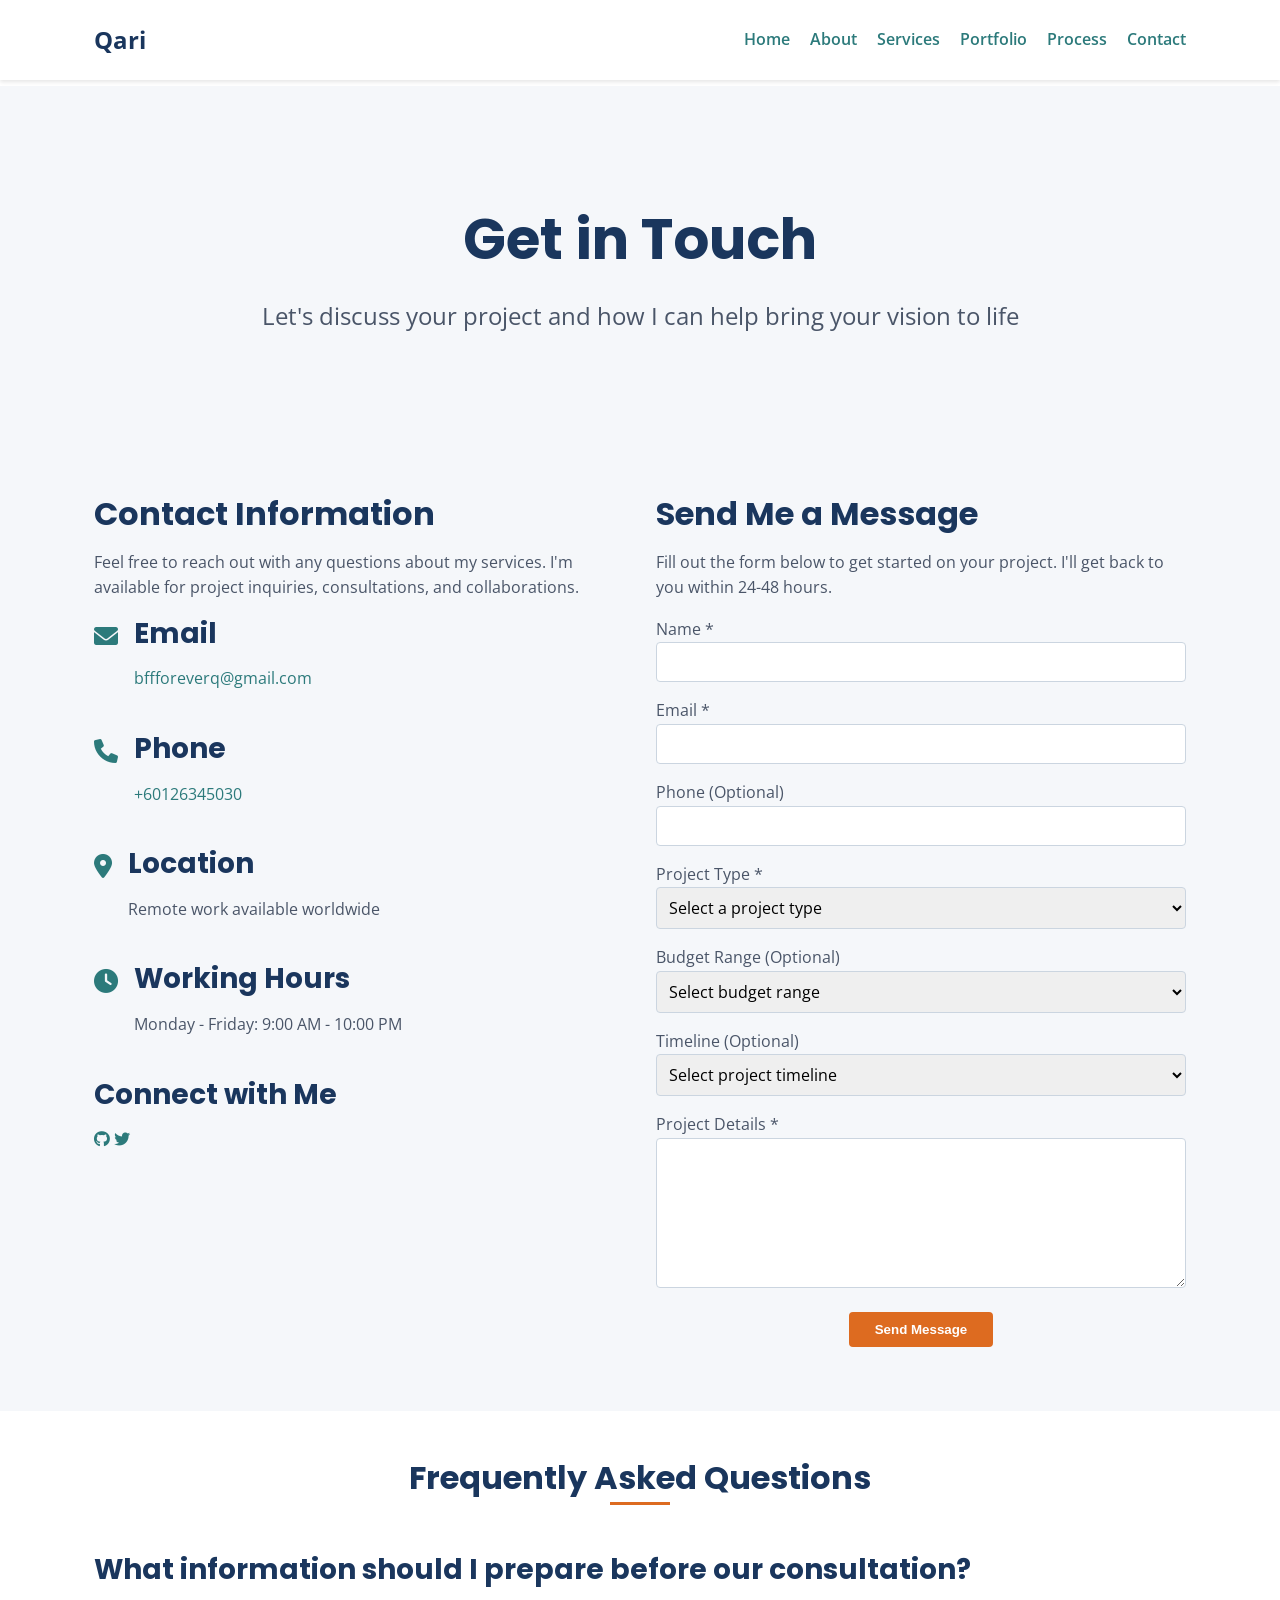
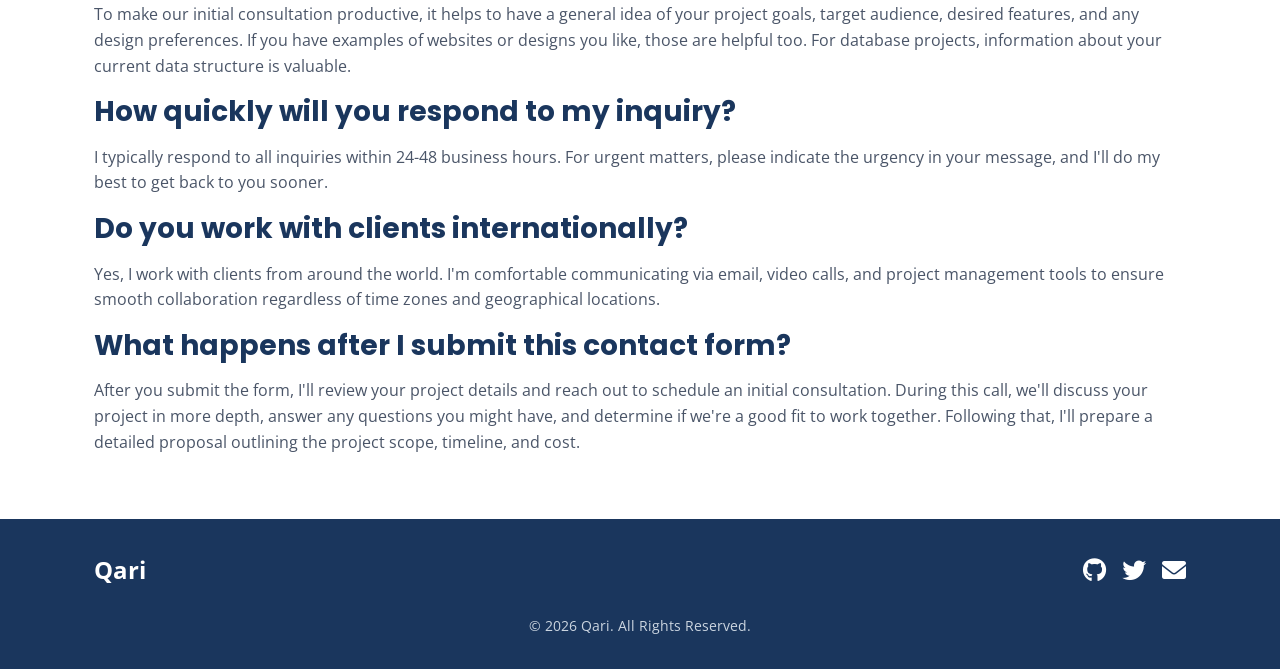
<file: contact.html>
<!DOCTYPE html>
<html lang="en">
<head>
    <meta charset="UTF-8">
    <meta name="viewport" content="width=device-width, initial-scale=1.0">
    <meta name="description" content="Contact me for professional website development and database services. Let's discuss your project needs.">
    <title>Contact - Website & Database Developer</title>
    <!-- Favicon -->
    <link rel="icon" type="image/png" href="assets/images/ui/favicon.png">
    <!-- Google Fonts -->
    <link rel="preconnect" href="https://fonts.googleapis.com">
    <link rel="preconnect" href="https://fonts.gstatic.com" crossorigin>
    <link href="https://fonts.googleapis.com/css2?family=Open+Sans:wght@400;600&family=Poppins:wght@400;600;700&family=Fira+Code&display=swap" rel="stylesheet">
    <!-- Font Awesome Icons -->
    <link rel="stylesheet" href="https://cdnjs.cloudflare.com/ajax/libs/font-awesome/6.0.0/css/all.min.css">
    <!-- Stylesheets -->
    <link rel="stylesheet" href="assets/css/main.css">
    <link rel="stylesheet" href="assets/css/responsive.css">
</head>
<body>
    <!-- Header -->
    <header class="header">
        <div class="container header-content">
            <div class="logo">
                <a href="index.html">Qari</a>
            </div>
            <nav class="nav-desktop">
                <a href="index.html" class="nav-link">Home</a>
                <a href="about.html" class="nav-link">About</a>
                <a href="services.html" class="nav-link">Services</a>
                <a href="portfolio.html" class="nav-link">Portfolio</a>
                <a href="process.html" class="nav-link">Process</a>
                <a href="contact.html" class="nav-link">Contact</a>
            </nav>
            <div class="hamburger-menu">
                <span></span>
                <span></span>
                <span></span>
            </div>
        </div>
    </header>

    <!-- Mobile Navigation -->
    <div class="mobile-nav">
        <div class="mobile-nav-links">
            <a href="index.html" class="mobile-nav-link">Home</a>
            <a href="about.html" class="mobile-nav-link">About</a>
            <a href="services.html" class="mobile-nav-link">Services</a>
            <a href="portfolio.html" class="mobile-nav-link">Portfolio</a>
            <a href="process.html" class="mobile-nav-link">Process</a>
            <a href="contact.html" class="mobile-nav-link">Contact</a>
        </div>
    </div>

    <!-- Page Header -->
    <section class="hero">
        <div class="container">
            <div class="hero-content">
                <h1 class="hero-title animate-on-scroll">Get in Touch</h1>
                <p class="hero-subtitle animate-on-scroll delay-1">Let's discuss your project and how I can help bring your vision to life</p>
            </div>
        </div>
    </section>

    <!-- Contact Section -->
    <section class="section contact">
        <div class="container">
            <div class="contact-grid">
                <!-- Contact Information -->
                <div class="contact-info animate-on-scroll">
                    <h2>Contact Information</h2>
                    <p>Feel free to reach out with any questions about my services. I'm available for project inquiries, consultations, and collaborations.</p>
                    
                    <div class="contact-item">
                        <div class="contact-icon">
                            <i class="fas fa-envelope"></i>
                        </div>
                        <div class="contact-text">
                            <h3>Email</h3>
                            <p><a href="mailto:your.email@example.com">bffforeverq@gmail.com</a></p>
                        </div>
                    </div>
                    
                    <div class="contact-item">
                        <div class="contact-icon">
                            <i class="fas fa-phone"></i>
                        </div>
                        <div class="contact-text">
                            <h3>Phone</h3>
                            <p><a href="tel:+1234567890">+60126345030</a></p>
                        </div>
                    </div>
                    
                    <div class="contact-item">
                        <div class="contact-icon">
                            <i class="fas fa-map-marker-alt"></i>
                        </div>
                        <div class="contact-text">
                            <h3>Location</h3>
                            <p>Remote work available worldwide</p>
                        </div>
                    </div>
                    
                    <div class="contact-item">
                        <div class="contact-icon">
                            <i class="fas fa-clock"></i>
                        </div>
                        <div class="contact-text">
                            <h3>Working Hours</h3>
                            <p>Monday - Friday: 9:00 AM - 10:00 PM</p>
                        </div>
                    </div>
                    
                    <div class="social-contact">
                        <h3>Connect with Me</h3>
                        <div class="social-icons">
                            <a href="#" class="social-icon" aria-label="GitHub"><i class="fab fa-github"></i></a>
                            <a href="#" class="social-icon" aria-label="Twitter"><i class="fab fa-twitter"></i></a>
                        </div>
                    </div>
                </div>
                
                <!-- Contact Form -->
                <div class="contact-form animate-on-scroll delay-1">
                    <h2>Send Me a Message</h2>
                    <p>Fill out the form below to get started on your project. I'll get back to you within 24-48 hours.</p>
                    
                    <form id="contact-form" action="https://formspree.io/f/mvgajpwo" method="POST">
                        <div class="form-group">
                            <label for="name">Name *</label>
                            <input type="text" id="name" name="name" class="form-control" required>
                        </div>
                        
                        <div class="form-group">
                            <label for="email">Email *</label>
                            <input type="email" id="email" name="email" class="form-control" required>
                        </div>
                        
                        <div class="form-group">
                            <label for="phone">Phone (Optional)</label>
                            <input type="tel" id="phone" name="phone" class="form-control">
                        </div>
                        
                        <div class="form-group">
                            <label for="project-type">Project Type *</label>
                            <select id="project-type" name="project-type" class="form-control" required>
                                <option value="" selected disabled>Select a project type</option>
                                <option value="website">Website Development</option>
                                <option value="both">Website & Database</option>
                                <option value="other">Other</option>
                            </select>
                        </div>
                        
                        <div class="form-group">
                            <label for="budget">Budget Range (Optional)</label>
                            <select id="budget" name="budget" class="form-control">
                                <option value="" selected disabled>Select budget range</option>
                                <option value="<1000">Less than RM1,000</option>
                                <option value="1000-3000">RM1,000 - RM3,000</option>
                                <option value="3000-5000">RM3,000 - RM5,000</option>
                                <option value="5000-10000">RM5,000 - RM10,000</option>
                                <option value=">10000">RM10,000+</option>
                                <option value="not-sure">Not sure yet</option>
                            </select>
                        </div>
                        
                        <div class="form-group">
                            <label for="timeline">Timeline (Optional)</label>
                            <select id="timeline" name="timeline" class="form-control">
                                <option value="" selected disabled>Select project timeline</option>
                                <option value="urgent">ASAP / Urgent</option>
                                <option value="1month">Within 1 month</option>
                                <option value="3months">1-3 months</option>
                                <option value="flexible">Flexible</option>
                            </select>
                        </div>
                        
                        <div class="form-group">
                            <label for="message">Project Details *</label>
                            <textarea id="message" name="message" class="form-control" rows="6" required></textarea>
                        </div>
                        
                        <div class="form-group text-center">
                            <button type="submit" class="btn btn-accent">Send Message</button>
                        </div>
                    </form>
                </div>
            </div>
        </div>
    </section>

    <!-- FAQ Section -->
    <section class="section faq bg-light">
        <div class="container">
            <div class="section-title">
                <h2>Frequently Asked Questions</h2>
            </div>
            
            <div class="faq-grid">
                <div class="faq-item animate-on-scroll">
                    <h3 class="faq-question">What information should I prepare before our consultation?</h3>
                    <div class="faq-answer">
                        <p>To make our initial consultation productive, it helps to have a general idea of your project goals, target audience, desired features, and any design preferences. If you have examples of websites or designs you like, those are helpful too. For database projects, information about your current data structure is valuable.</p>
                    </div>
                </div>
                
                <div class="faq-item animate-on-scroll delay-1">
                    <h3 class="faq-question">How quickly will you respond to my inquiry?</h3>
                    <div class="faq-answer">
                        <p>I typically respond to all inquiries within 24-48 business hours. For urgent matters, please indicate the urgency in your message, and I'll do my best to get back to you sooner.</p>
                    </div>
                </div>
                
                <div class="faq-item animate-on-scroll delay-2">
                    <h3 class="faq-question">Do you work with clients internationally?</h3>
                    <div class="faq-answer">
                        <p>Yes, I work with clients from around the world. I'm comfortable communicating via email, video calls, and project management tools to ensure smooth collaboration regardless of time zones and geographical locations.</p>
                    </div>
                </div>
                
                <div class="faq-item animate-on-scroll delay-3">
                    <h3 class="faq-question">What happens after I submit this contact form?</h3>
                    <div class="faq-answer">
                        <p>After you submit the form, I'll review your project details and reach out to schedule an initial consultation. During this call, we'll discuss your project in more depth, answer any questions you might have, and determine if we're a good fit to work together. Following that, I'll prepare a detailed proposal outlining the project scope, timeline, and cost.</p>
                    </div>
                </div>
            </div>
        </div>
    </section>

    <!-- Footer -->
    <footer class="footer">
        <div class="container">
            <div class="footer-content">
                <div class="footer-logo">Qari</div>
                <div class="social-links">
                    <a href="#" class="social-link" aria-label="GitHub"><i class="fab fa-github"></i></a>
                    <a href="#" class="social-link" aria-label="Twitter"><i class="fab fa-twitter"></i></a>
                    <a href="#" class="social-link" aria-label="Email"><i class="fas fa-envelope"></i></a>
                </div>
            </div>
            <div class="copyright">
                &copy; <span id="current-year">2025</span> Qari. All Rights Reserved.
            </div>
        </div>
    </footer>

    <!-- JavaScript -->
    <script src="assets/js/main.js"></script>
    <script>
        // Set current year in footer
        document.getElementById('current-year').textContent = new Date().getFullYear();
    </script>
</body>
</html>
</file>
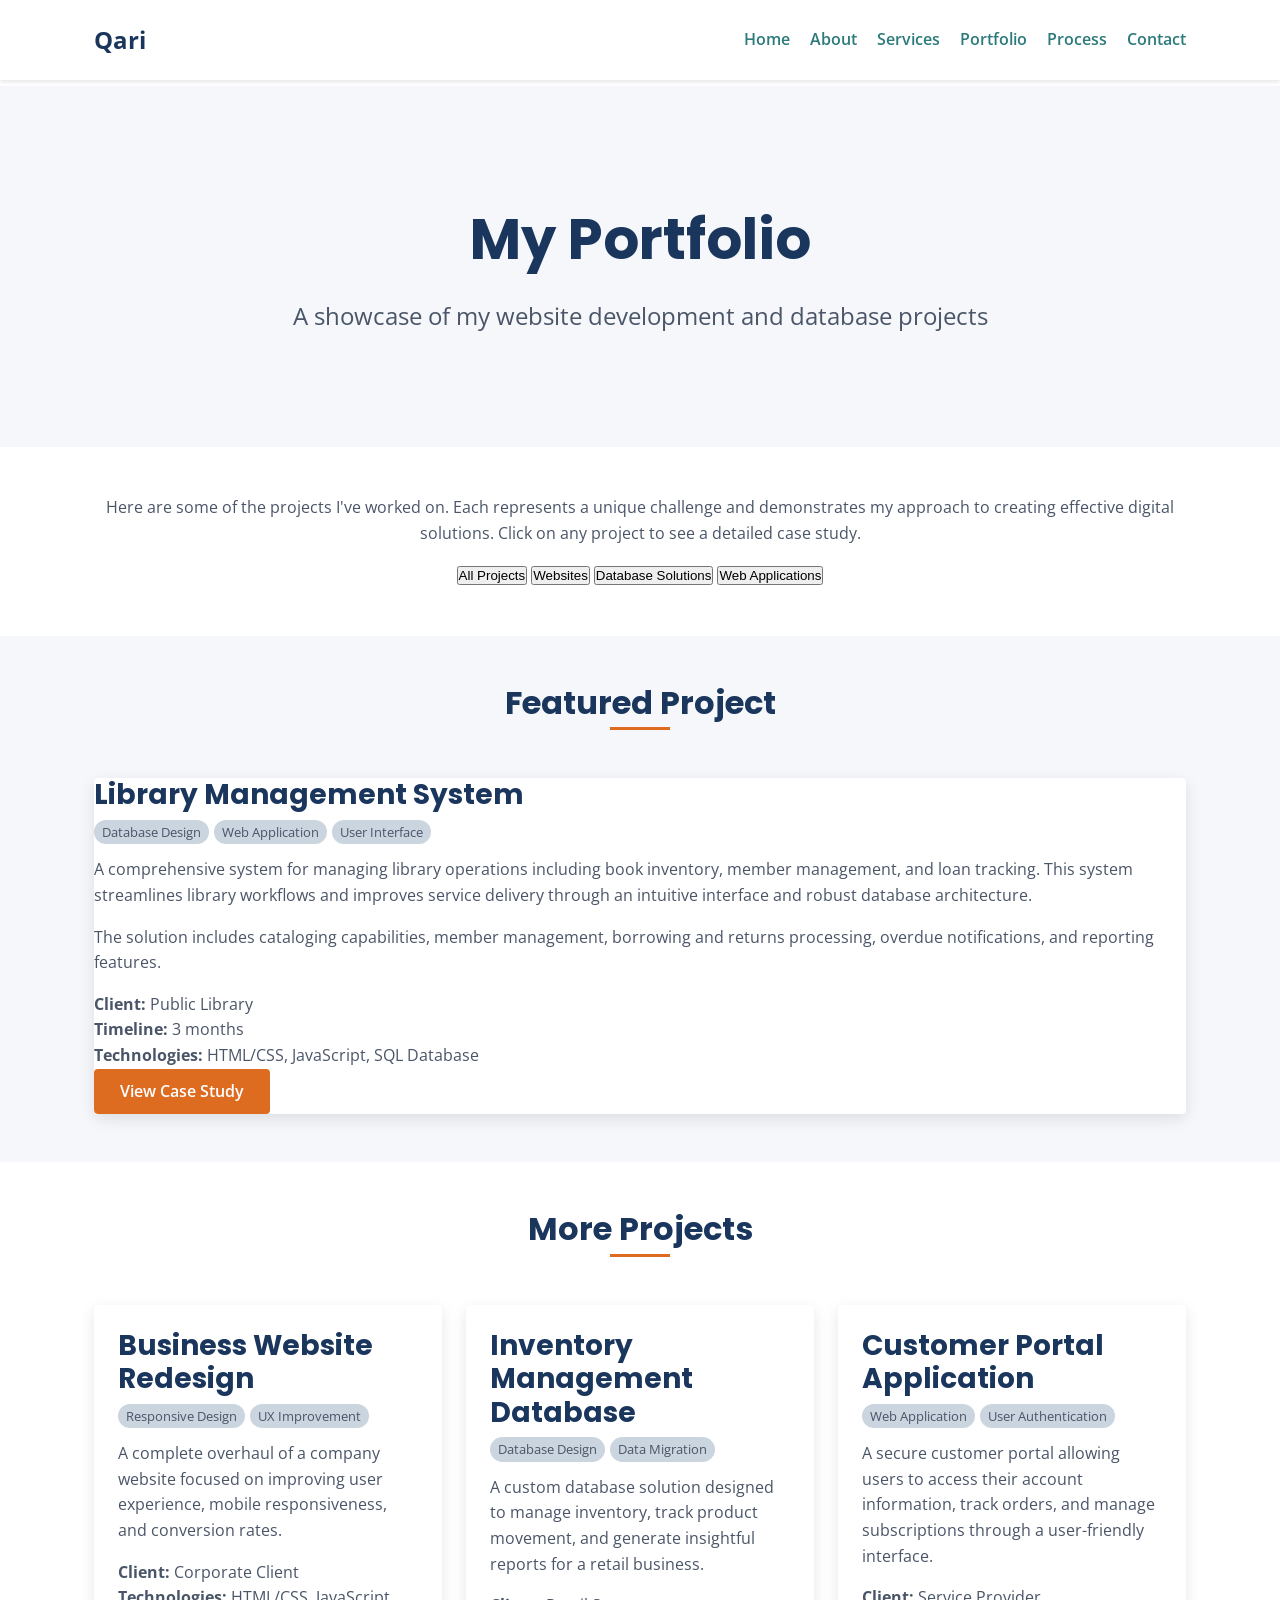
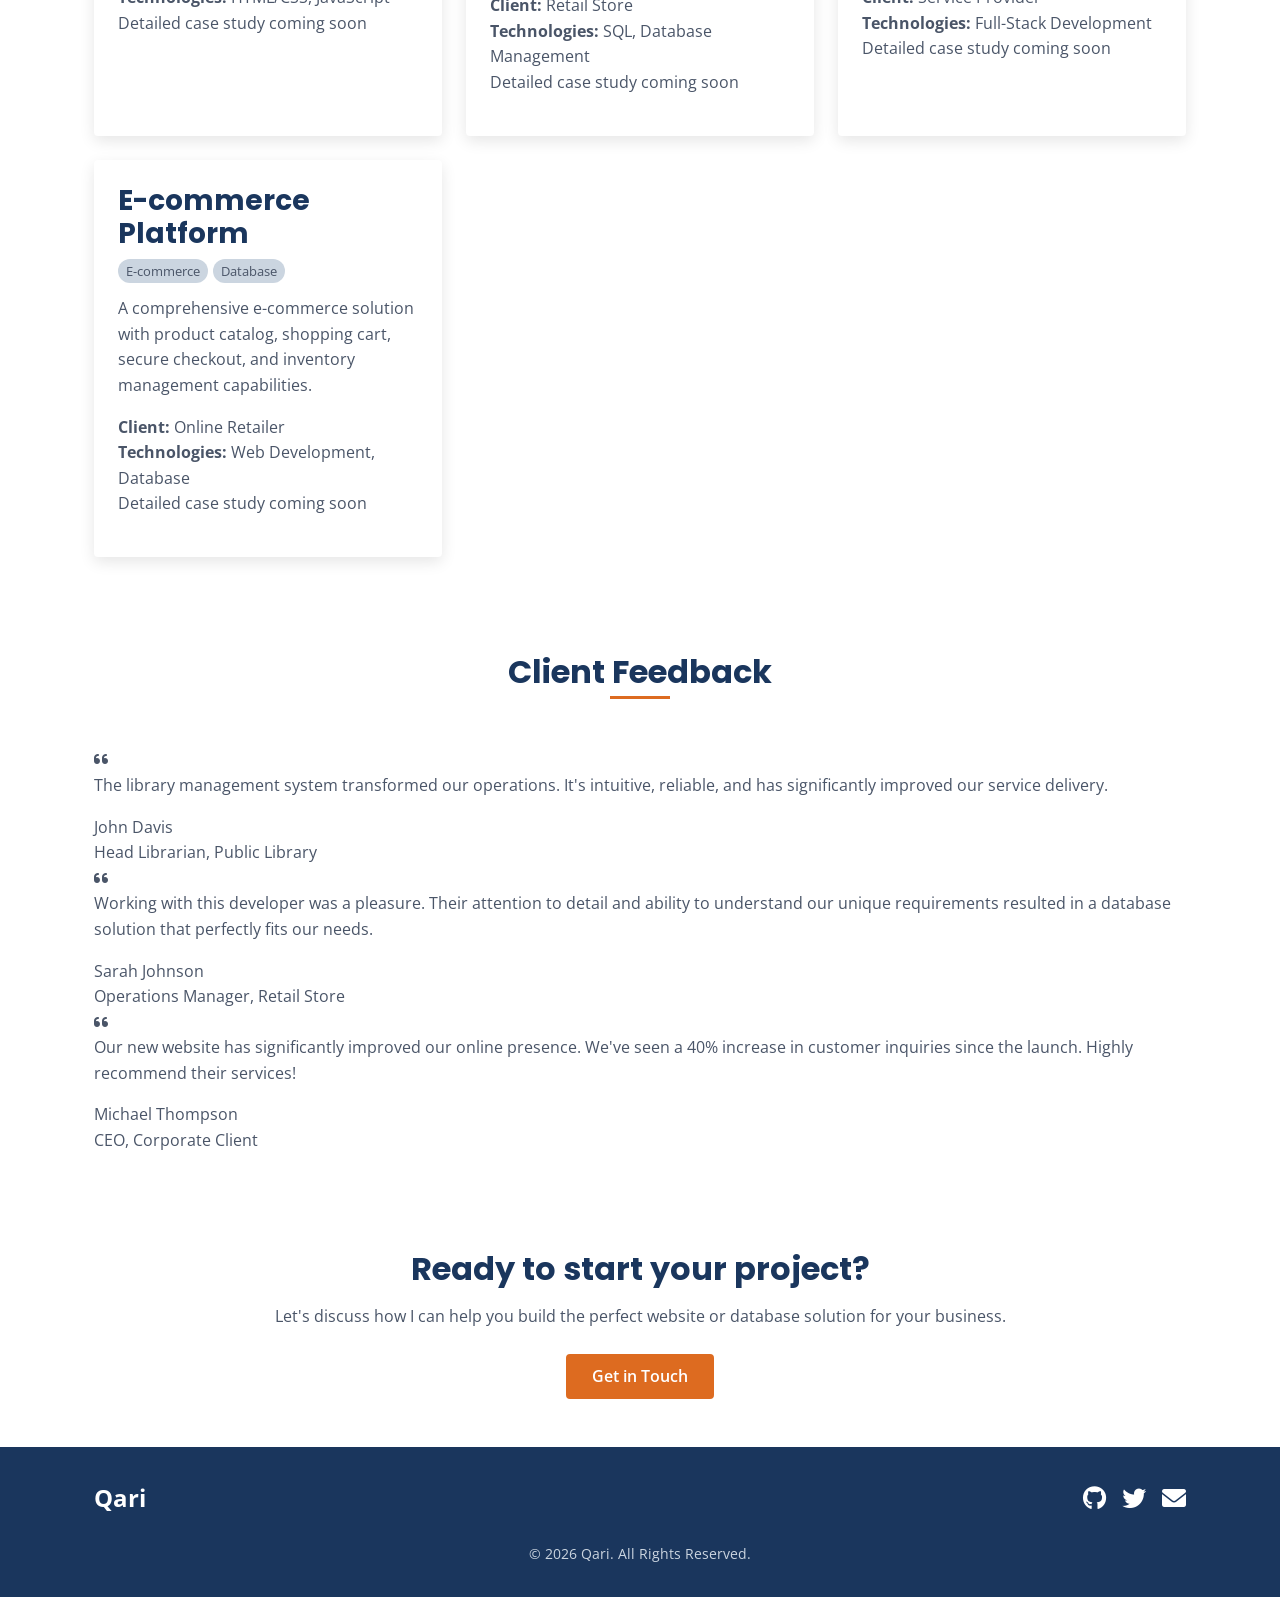
<file: portfolio.html>
<!DOCTYPE html>
<html lang="en">
<head>
    <meta charset="UTF-8">
    <meta name="viewport" content="width=device-width, initial-scale=1.0">
    <meta name="description" content="View my portfolio of website development and database projects. See examples of my work in creating custom solutions.">
    <title>Portfolio - Website & Database Developer</title>
    <!-- Favicon -->
    <link rel="icon" type="image/png" href="assets/images/ui/favicon.png">
    <!-- Google Fonts -->
    <link rel="preconnect" href="https://fonts.googleapis.com">
    <link rel="preconnect" href="https://fonts.gstatic.com" crossorigin>
    <link href="https://fonts.googleapis.com/css2?family=Open+Sans:wght@400;600&family=Poppins:wght@400;600;700&family=Fira+Code&display=swap" rel="stylesheet">
    <!-- Font Awesome Icons -->
    <link rel="stylesheet" href="https://cdnjs.cloudflare.com/ajax/libs/font-awesome/6.0.0/css/all.min.css">
    <!-- Stylesheets -->
    <link rel="stylesheet" href="assets/css/main.css">
    <link rel="stylesheet" href="assets/css/responsive.css">
</head>
<body>
    <!-- Header -->
    <header class="header">
        <div class="container header-content">
            <div class="logo">
                <a href="index.html">Qari</a>
            </div>
            <nav class="nav-desktop">
                <a href="index.html" class="nav-link">Home</a>
                <a href="about.html" class="nav-link">About</a>
                <a href="services.html" class="nav-link">Services</a>
                <a href="portfolio.html" class="nav-link">Portfolio</a>
                <a href="process.html" class="nav-link">Process</a>
                <a href="contact.html" class="nav-link">Contact</a>
            </nav>
            <div class="hamburger-menu">
                <span></span>
                <span></span>
                <span></span>
            </div>
        </div>
    </header>

    <!-- Mobile Navigation -->
    <div class="mobile-nav">
        <div class="mobile-nav-links">
            <a href="index.html" class="mobile-nav-link">Home</a>
            <a href="about.html" class="mobile-nav-link">About</a>
            <a href="services.html" class="mobile-nav-link">Services</a>
            <a href="portfolio.html" class="mobile-nav-link">Portfolio</a>
            <a href="process.html" class="mobile-nav-link">Process</a>
            <a href="contact.html" class="mobile-nav-link">Contact</a>
        </div>
    </div>

    <!-- Page Header -->
    <section class="hero">
        <div class="container">
            <div class="hero-content">
                <h1 class="hero-title animate-on-scroll">My Portfolio</h1>
                <p class="hero-subtitle animate-on-scroll delay-1">A showcase of my website development and database projects</p>
            </div>
        </div>
    </section>

    <!-- Portfolio Introduction -->
    <section class="section portfolio-intro">
        <div class="container">
            <div class="portfolio-intro-content animate-on-scroll">
                <p class="lead text-center">
                    Here are some of the projects I've worked on. Each represents a unique challenge and demonstrates my approach to creating effective digital solutions. Click on any project to see a detailed case study.
                </p>
                
                <div class="portfolio-filter text-center">
                    <button class="filter-button active" onclick="filterPortfolioItems('all')">All Projects</button>
                    <button class="filter-button" onclick="filterPortfolioItems('website')">Websites</button>
                    <button class="filter-button" onclick="filterPortfolioItems('database')">Database Solutions</button>
                    <button class="filter-button" onclick="filterPortfolioItems('webapp')">Web Applications</button>
                </div>
            </div>
        </div>
    </section>

    <!-- Featured Project -->
    <section class="section portfolio">
        <div class="container">
            <div class="section-title">
                <h2>Featured Project</h2>
            </div>
            <div class="featured-project animate-on-scroll">
                <div class="portfolio-item" data-category="database webapp">
                    <div class="featured-project-grid">
                        <div class="featured-project-image">
                        </div>
                        <div class="featured-project-content">
                            <h3 class="portfolio-title">Library Management System</h3>
                            <div class="portfolio-tags">
                                <span class="portfolio-tag">Database Design</span>
                                <span class="portfolio-tag">Web Application</span>
                                <span class="portfolio-tag">User Interface</span>
                            </div>
                            <p>A comprehensive system for managing library operations including book inventory, member management, and loan tracking. This system streamlines library workflows and improves service delivery through an intuitive interface and robust database architecture.</p>
                            <p>The solution includes cataloging capabilities, member management, borrowing and returns processing, overdue notifications, and reporting features.</p>
                            <div class="portfolio-meta">
                                <div class="meta-item">
                                    <strong>Client:</strong> Public Library
                                </div>
                                <div class="meta-item">
                                    <strong>Timeline:</strong> 3 months
                                </div>
                                <div class="meta-item">
                                    <strong>Technologies:</strong> HTML/CSS, JavaScript, SQL Database
                                </div>
                            </div>
                            <a href="portfolio/library-system.html" class="btn btn-accent">View Case Study</a>
                        </div>
                    </div>
                </div>
            </div>
        </div>
    </section>

    <!-- Other Projects -->
    <section class="section other-projects bg-light">
        <div class="container">
            <div class="section-title">
                <h2>More Projects</h2>
            </div>
            <div class="portfolio-grid">
                <!-- Project 1 Placeholder -->
                <div class="portfolio-item animate-on-scroll" data-category="website">
                    <div class="portfolio-content">
                        <h3 class="portfolio-title">Business Website Redesign</h3>
                        <div class="portfolio-tags">
                            <span class="portfolio-tag">Responsive Design</span>
                            <span class="portfolio-tag">UX Improvement</span>
                        </div>
                        <p>A complete overhaul of a company website focused on improving user experience, mobile responsiveness, and conversion rates.</p>
                        <div class="portfolio-meta">
                            <div class="meta-item">
                                <strong>Client:</strong> Corporate Client
                            </div>
                            <div class="meta-item">
                                <strong>Technologies:</strong> HTML/CSS, JavaScript
                            </div>
                        </div>
                        <p class="portfolio-coming-soon">Detailed case study coming soon</p>
                    </div>
                </div>
                
                <!-- Project 2 Placeholder -->
                <div class="portfolio-item animate-on-scroll delay-1" data-category="database">
                    <div class="portfolio-content">
                        <h3 class="portfolio-title">Inventory Management Database</h3>
                        <div class="portfolio-tags">
                            <span class="portfolio-tag">Database Design</span>
                            <span class="portfolio-tag">Data Migration</span>
                        </div>
                        <p>A custom database solution designed to manage inventory, track product movement, and generate insightful reports for a retail business.</p>
                        <div class="portfolio-meta">
                            <div class="meta-item">
                                <strong>Client:</strong> Retail Store
                            </div>
                            <div class="meta-item">
                                <strong>Technologies:</strong> SQL, Database Management
                            </div>
                        </div>
                        <p class="portfolio-coming-soon">Detailed case study coming soon</p>
                    </div>
                </div>
                
                <!-- Project 3 Placeholder -->
                <div class="portfolio-item animate-on-scroll delay-2" data-category="webapp">
                    <div class="portfolio-content">
                        <h3 class="portfolio-title">Customer Portal Application</h3>
                        <div class="portfolio-tags">
                            <span class="portfolio-tag">Web Application</span>
                            <span class="portfolio-tag">User Authentication</span>
                        </div>
                        <p>A secure customer portal allowing users to access their account information, track orders, and manage subscriptions through a user-friendly interface.</p>
                        <div class="portfolio-meta">
                            <div class="meta-item">
                                <strong>Client:</strong> Service Provider
                            </div>
                            <div class="meta-item">
                                <strong>Technologies:</strong> Full-Stack Development
                            </div>
                        </div>
                        <p class="portfolio-coming-soon">Detailed case study coming soon</p>
                    </div>
                </div>
                
                <!-- Project 4 Placeholder -->
                <div class="portfolio-item animate-on-scroll delay-3" data-category="website database">
                    <div class="portfolio-content">
                        <h3 class="portfolio-title">E-commerce Platform</h3>
                        <div class="portfolio-tags">
                            <span class="portfolio-tag">E-commerce</span>
                            <span class="portfolio-tag">Database</span>
                        </div>
                        <p>A comprehensive e-commerce solution with product catalog, shopping cart, secure checkout, and inventory management capabilities.</p>
                        <div class="portfolio-meta">
                            <div class="meta-item">
                                <strong>Client:</strong> Online Retailer
                            </div>
                            <div class="meta-item">
                                <strong>Technologies:</strong> Web Development, Database
                            </div>
                        </div>
                        <p class="portfolio-coming-soon">Detailed case study coming soon</p>
                    </div>
                </div>
            </div>
        </div>
    </section>

    <!-- Client Testimonials -->
    <section class="section testimonials">
        <div class="container">
            <div class="section-title">
                <h2>Client Feedback</h2>
            </div>
            <div class="testimonials-grid">
                <div class="testimonial-item animate-on-scroll">
                    <div class="testimonial-content">
                        <div class="testimonial-quote">
                            <i class="fas fa-quote-left"></i>
                            <p>The library management system transformed our operations. It's intuitive, reliable, and has significantly improved our service delivery.</p>
                        </div>
                        <div class="testimonial-author">
                            <div class="author-name">John Davis</div>
                            <div class="author-title">Head Librarian, Public Library</div>
                        </div>
                    </div>
                </div>
                
                <div class="testimonial-item animate-on-scroll delay-1">
                    <div class="testimonial-content">
                        <div class="testimonial-quote">
                            <i class="fas fa-quote-left"></i>
                            <p>Working with this developer was a pleasure. Their attention to detail and ability to understand our unique requirements resulted in a database solution that perfectly fits our needs.</p>
                        </div>
                        <div class="testimonial-author">
                            <div class="author-name">Sarah Johnson</div>
                            <div class="author-title">Operations Manager, Retail Store</div>
                        </div>
                    </div>
                </div>
                
                <div class="testimonial-item animate-on-scroll delay-2">
                    <div class="testimonial-content">
                        <div class="testimonial-quote">
                            <i class="fas fa-quote-left"></i>
                            <p>Our new website has significantly improved our online presence. We've seen a 40% increase in customer inquiries since the launch. Highly recommend their services!</p>
                        </div>
                        <div class="testimonial-author">
                            <div class="author-name">Michael Thompson</div>
                            <div class="author-title">CEO, Corporate Client</div>
                        </div>
                    </div>
                </div>
            </div>
        </div>
    </section>

    <!-- Call to Action -->
    <section id="cta" class="section cta">
        <div class="container">
            <div class="cta-content text-center animate-on-scroll">
                <h2>Ready to start your project?</h2>
                <p class="mb-4">Let's discuss how I can help you build the perfect website or database solution for your business.</p>
                <a href="contact.html" class="btn btn-accent">Get in Touch</a>
            </div>
        </div>
    </section>

    <!-- Footer -->
    <footer class="footer">
        <div class="container">
            <div class="footer-content">
                <div class="footer-logo">Qari</div>
                <div class="social-links">
                    <a href="#" class="social-link" aria-label="GitHub"><i class="fab fa-github"></i></a>
                    <a href="#" class="social-link" aria-label="Twitter"><i class="fab fa-twitter"></i></a>
                    <a href="#" class="social-link" aria-label="Email"><i class="fas fa-envelope"></i></a>
                </div>
            </div>
            <div class="copyright">
                &copy; <span id="current-year">2025</span> Qari. All Rights Reserved.
            </div>
        </div>
    </footer>

    <!-- JavaScript -->
    <script src="assets/js/main.js"></script>
    <script>
        // Set current year in footer
        document.getElementById('current-year').textContent = new Date().getFullYear();
        
        // Portfolio filtering
        function filterPortfolioItems(filterValue) {
            const portfolioItems = document.querySelectorAll('.portfolio-item');
            
            portfolioItems.forEach(item => {
                if (filterValue === 'all' || item.dataset.category.includes(filterValue)) {
                    item.style.display = 'block';
                } else {
                    item.style.display = 'none';
                }
            });
            
            // Update active button
            const filterButtons = document.querySelectorAll('.filter-button');
            filterButtons.forEach(button => {
                button.classList.remove('active');
                if (button.textContent.toLowerCase().includes(filterValue) || 
                    (filterValue === 'all' && button.textContent.includes('All'))) {
                    button.classList.add('active');
                }
            });
        }
    </script>
</body>
</html>
</file>
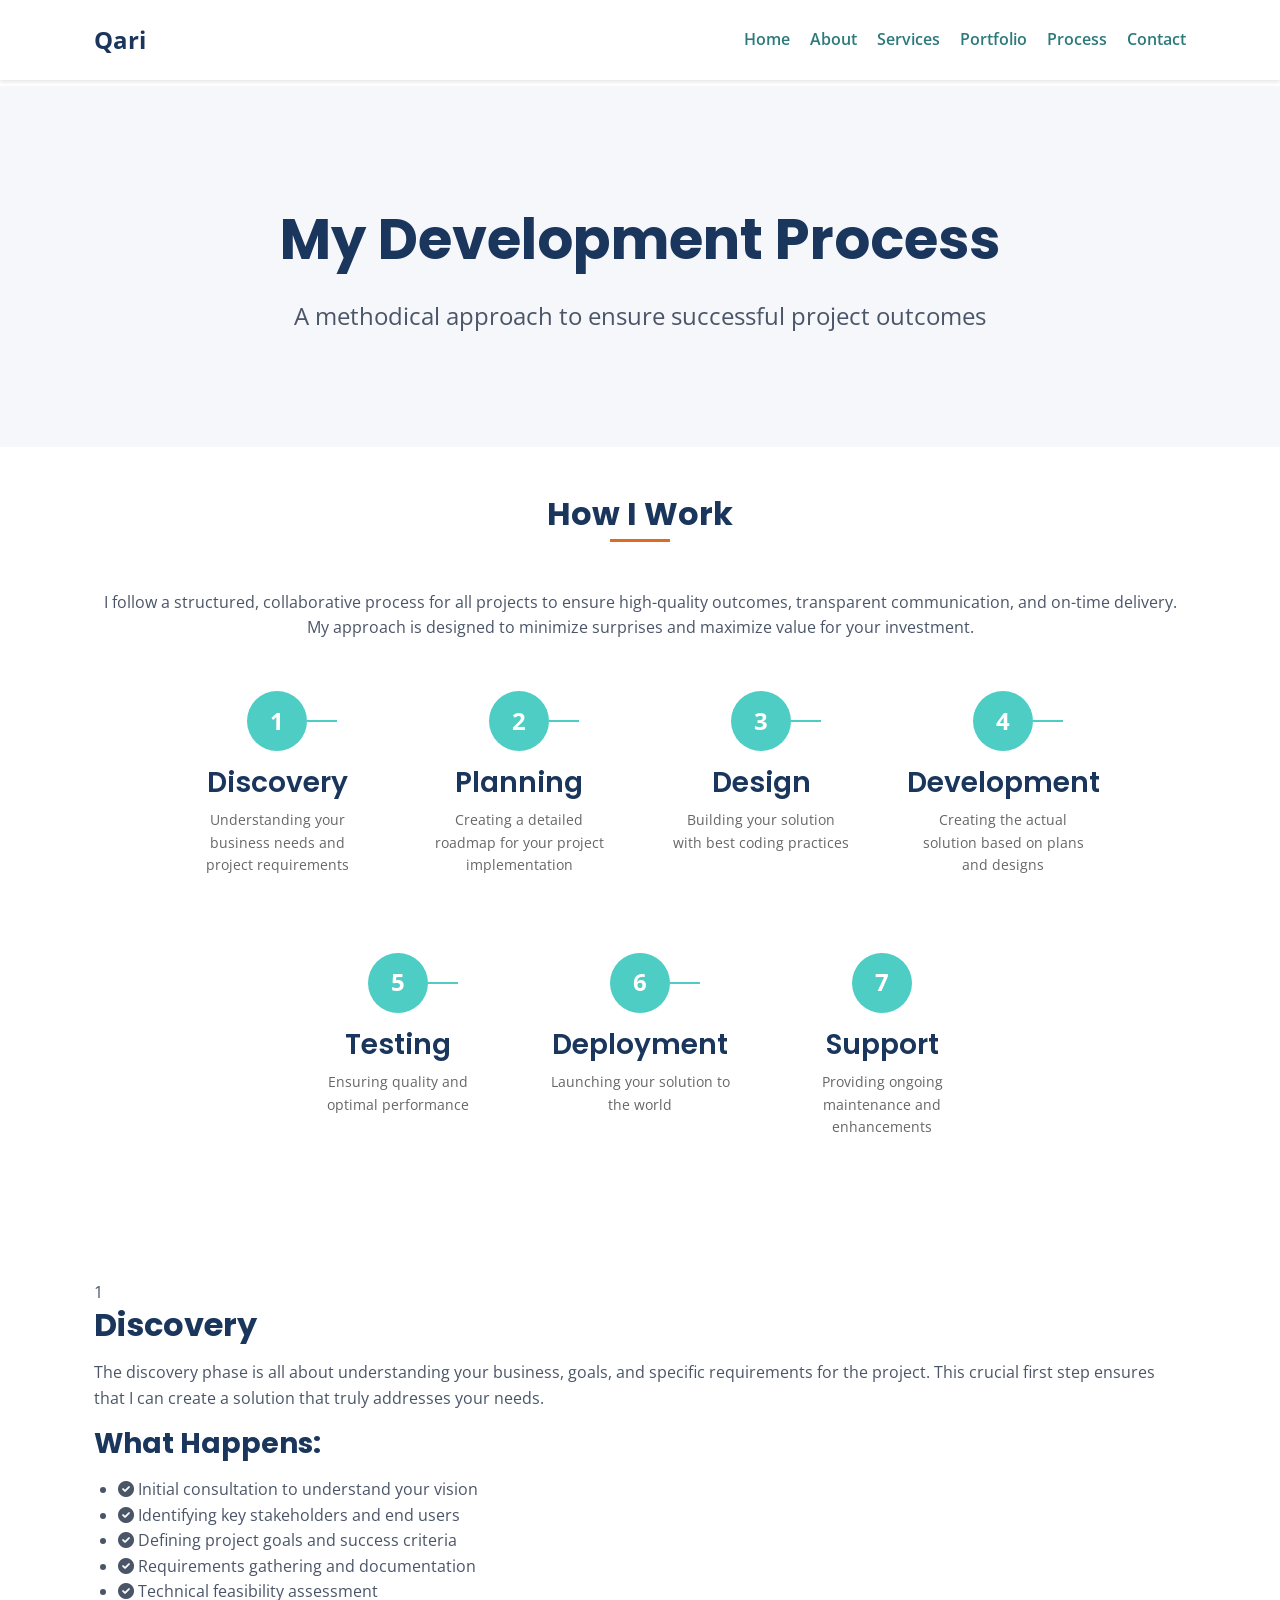
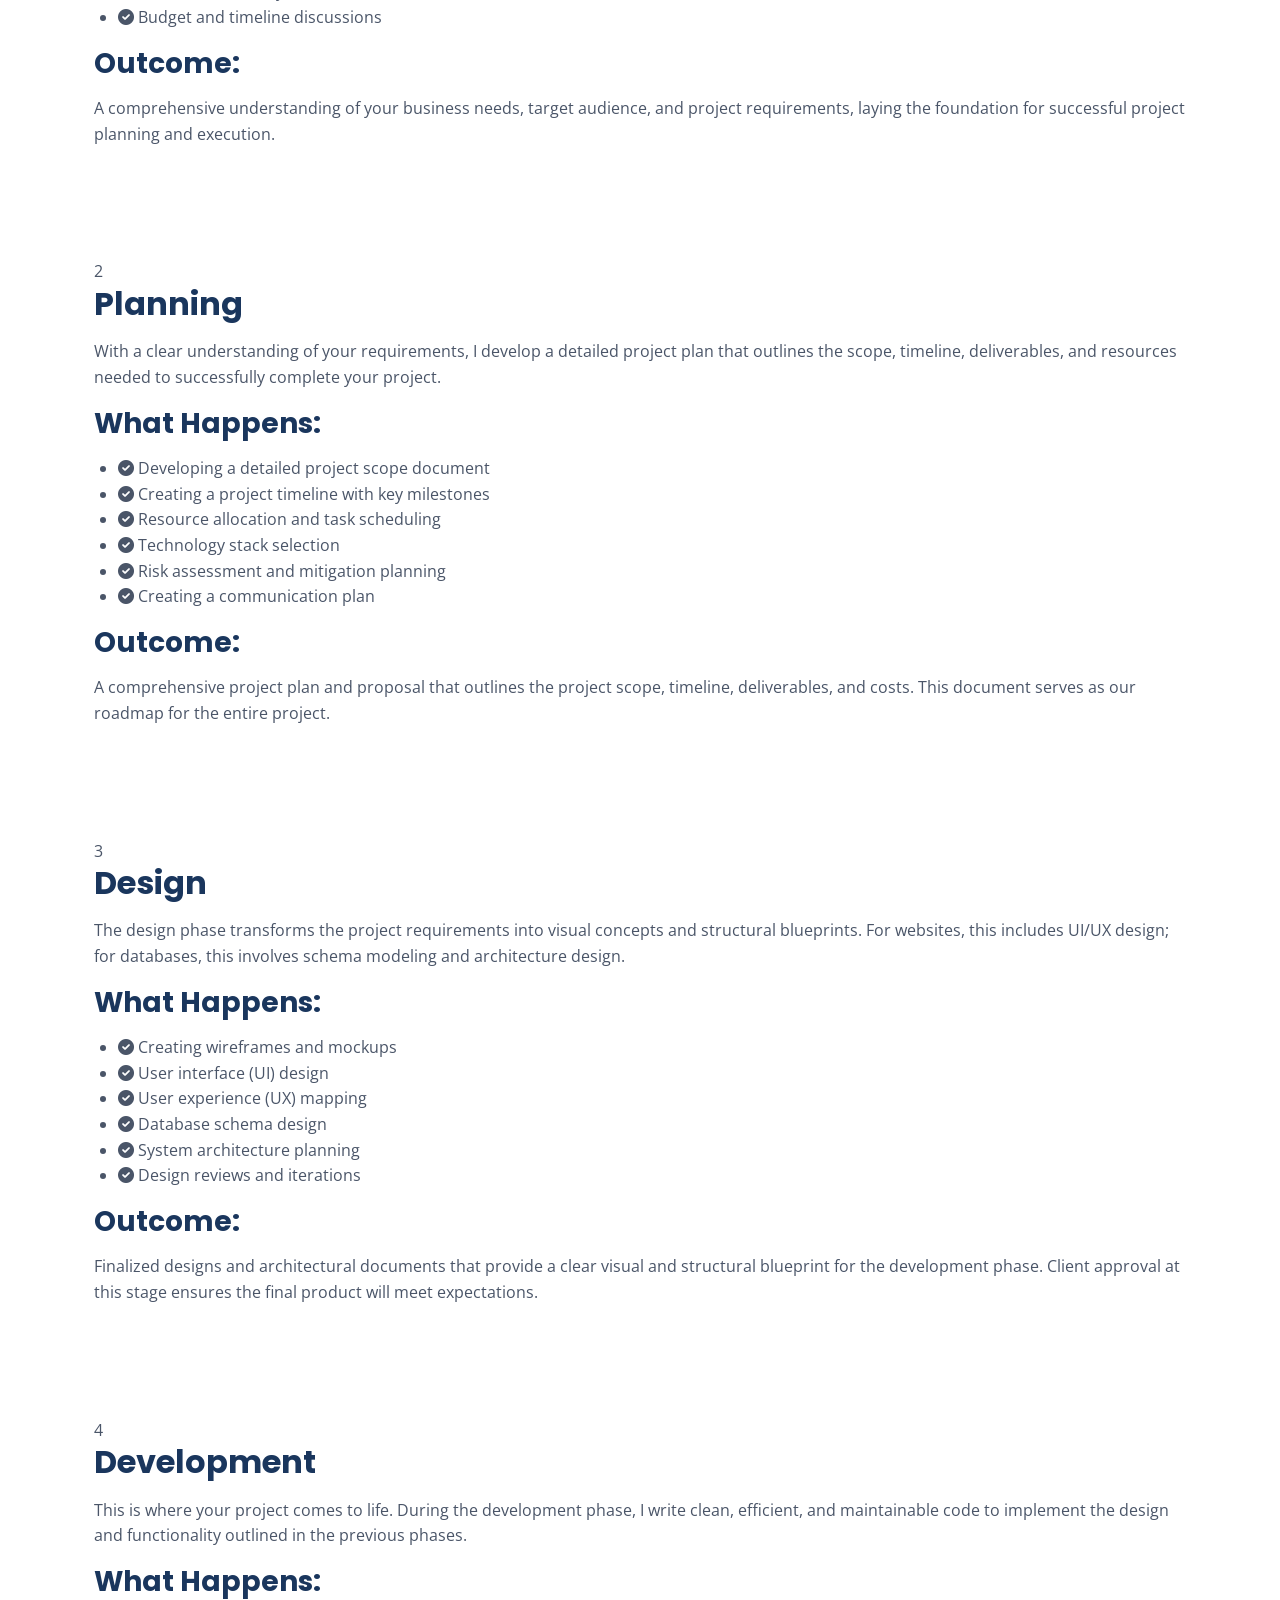
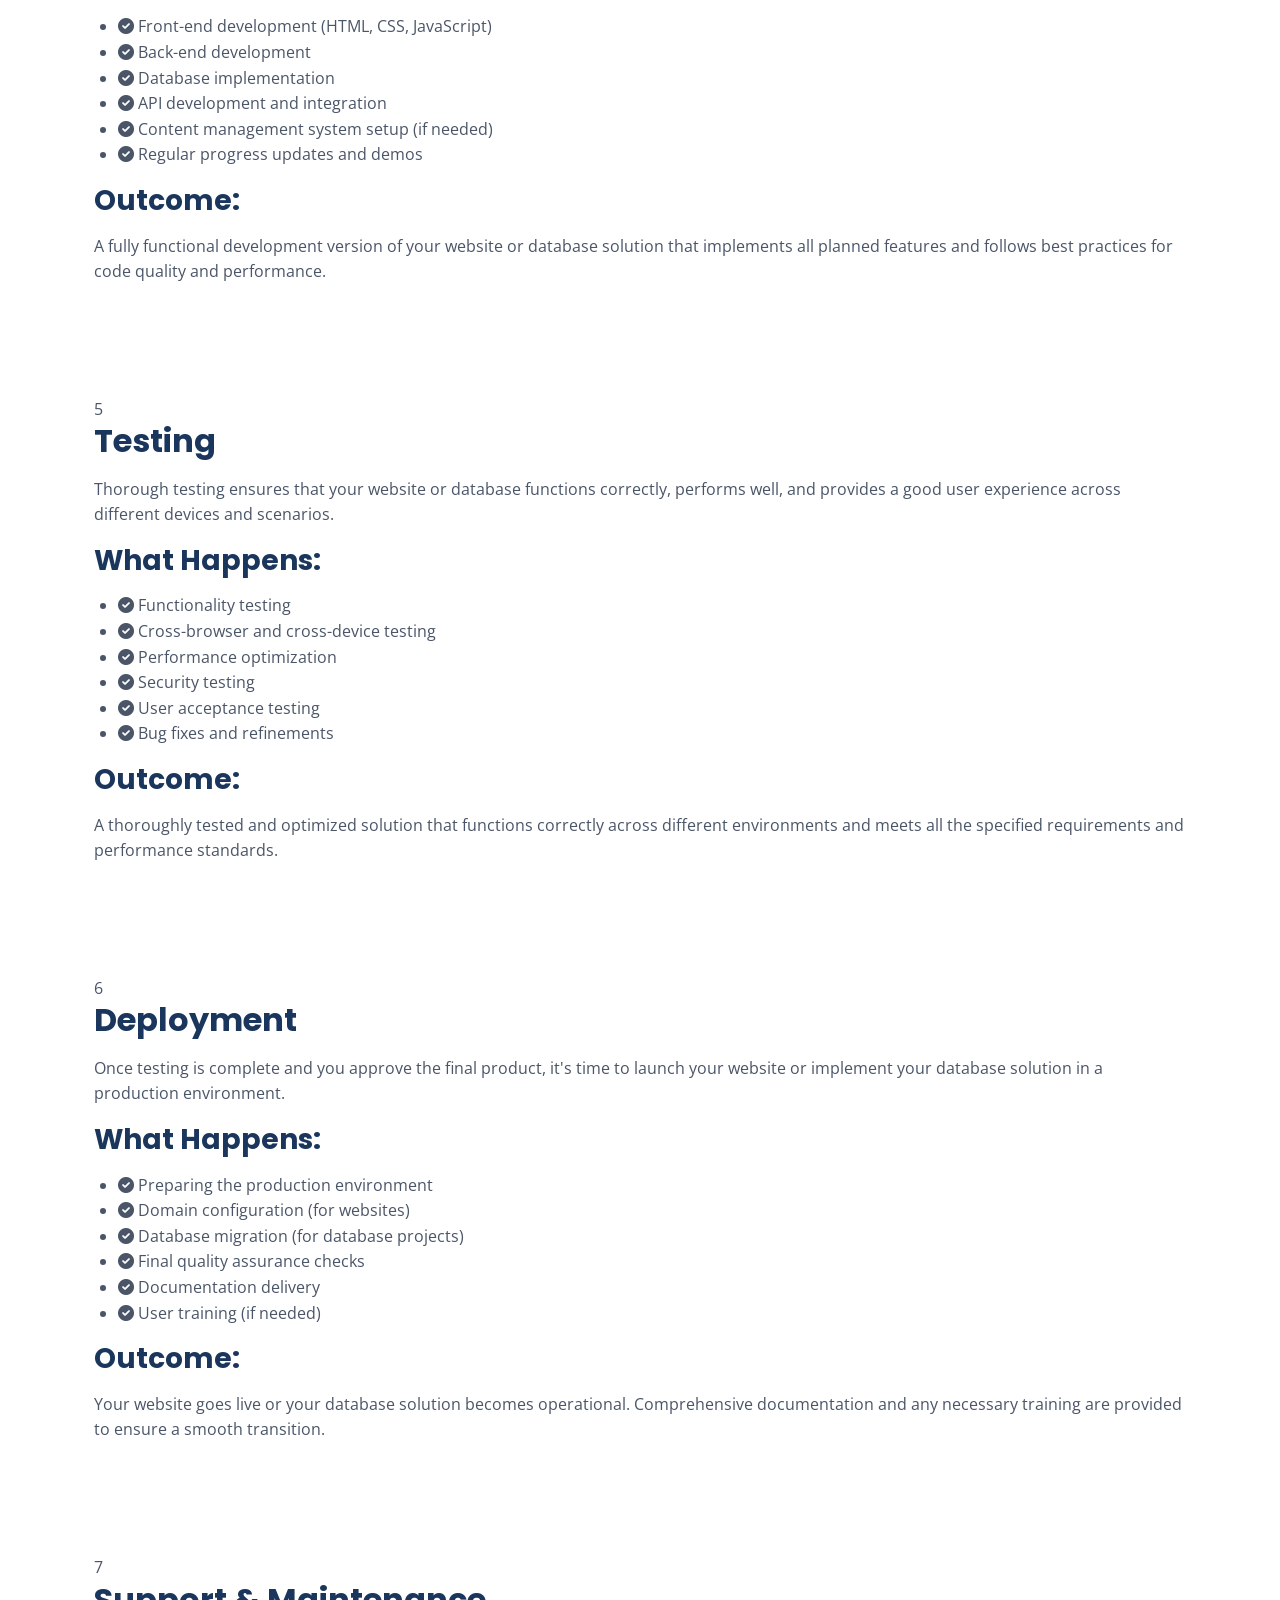
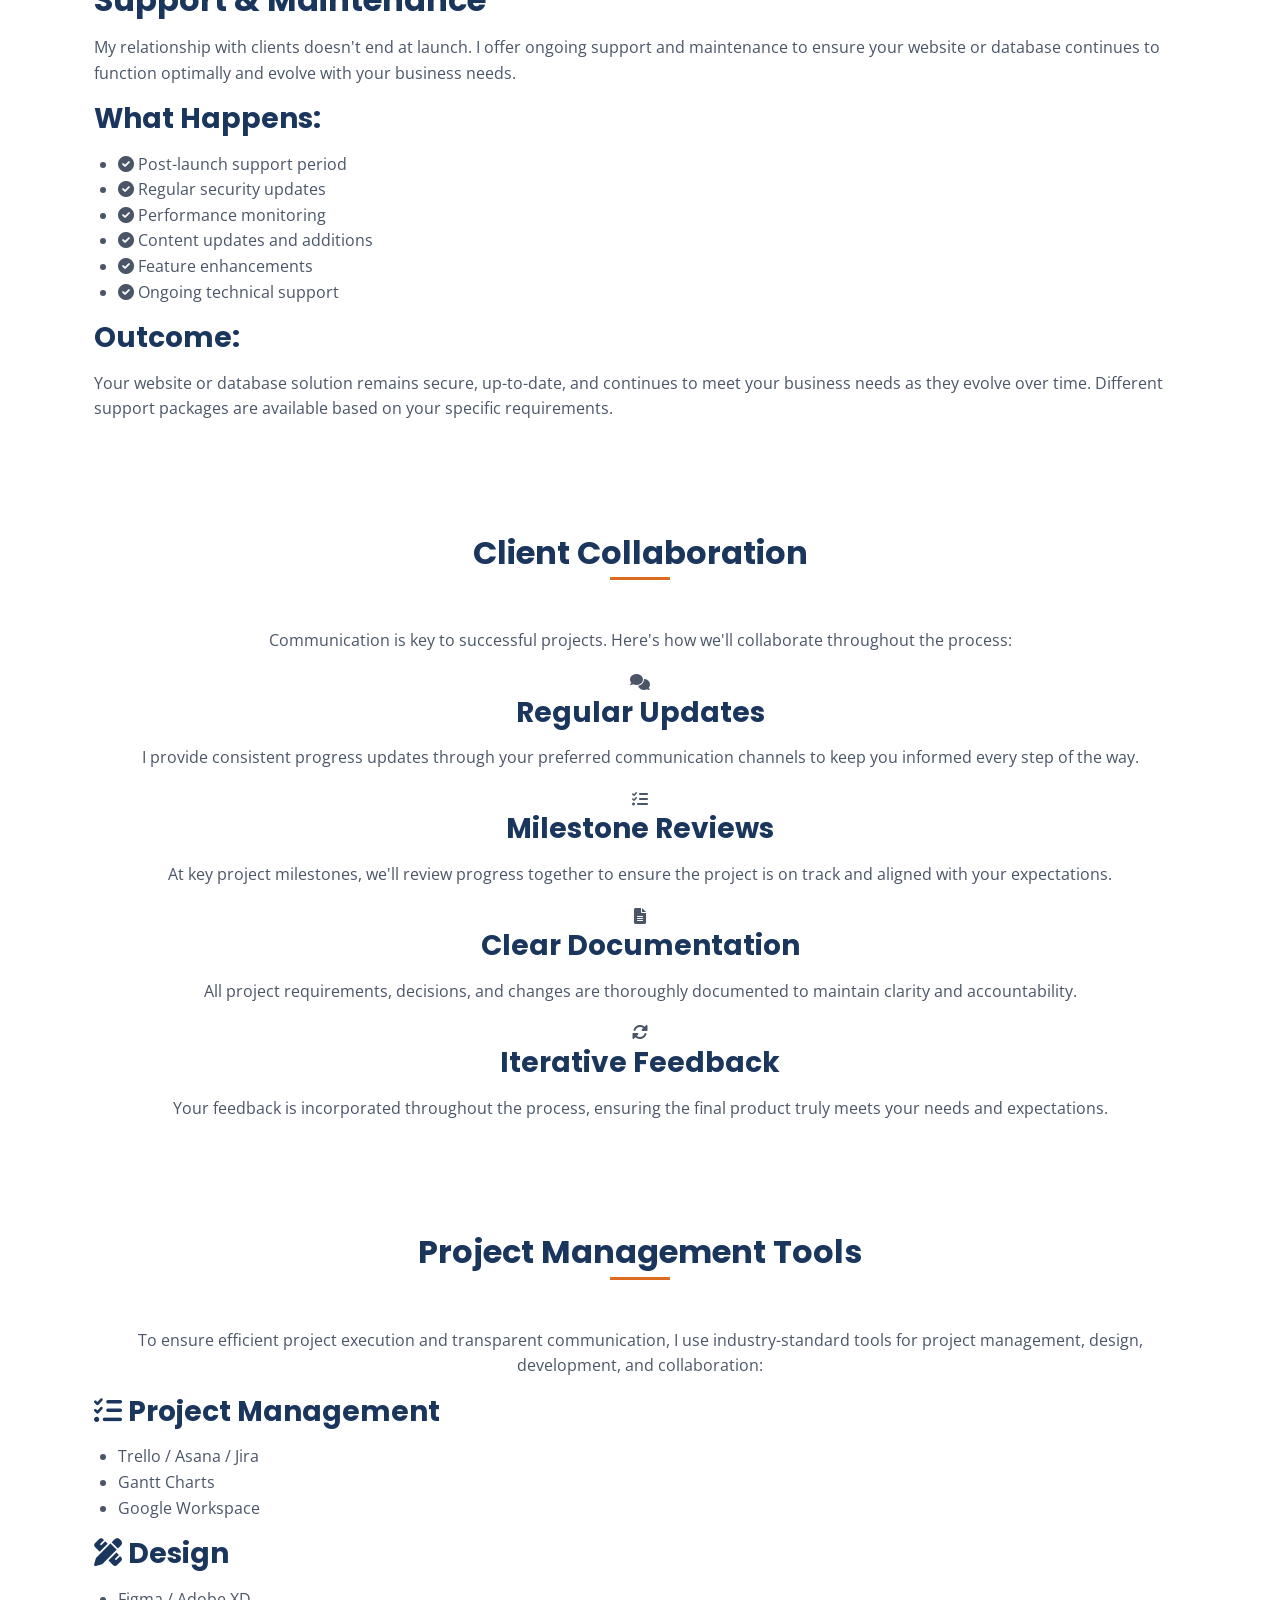
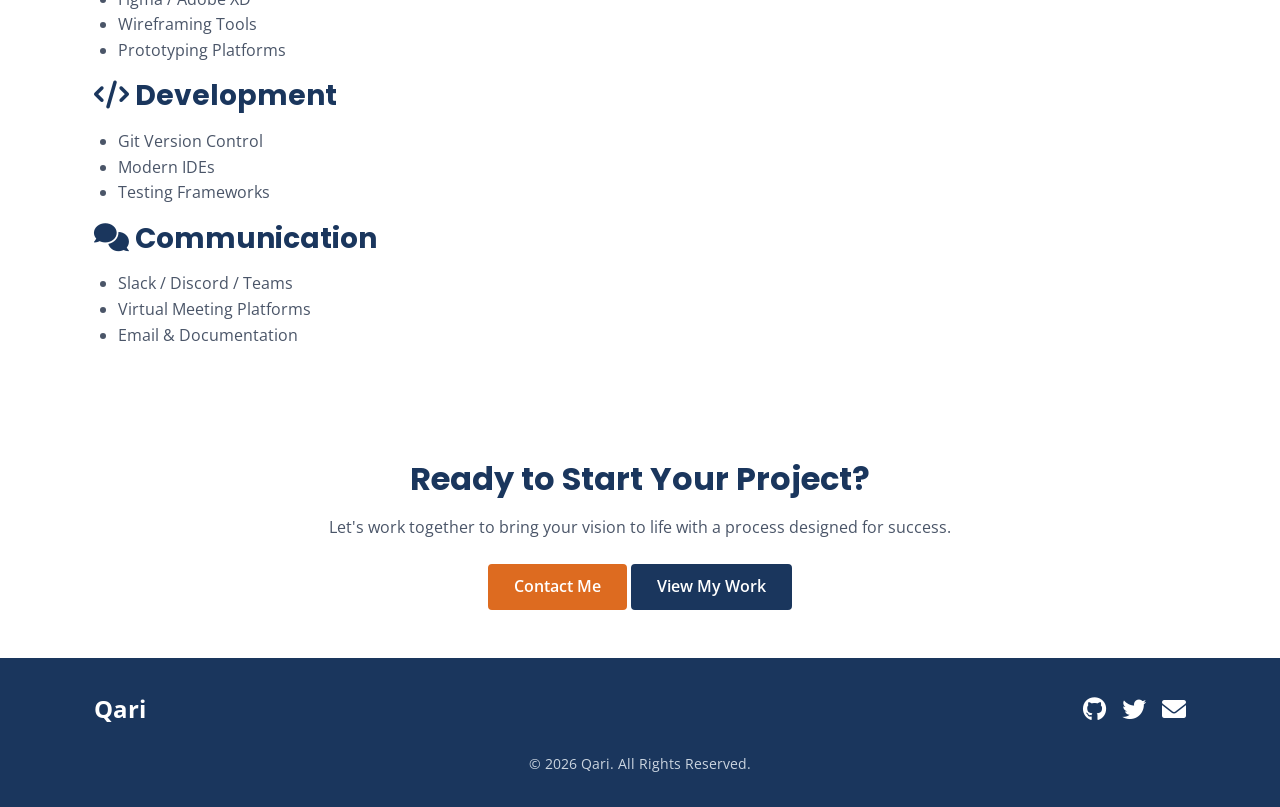
<file: process.html>
<!DOCTYPE html>
<html lang="en">
<head>
    <meta charset="UTF-8">
    <meta name="viewport" content="width=device-width, initial-scale=1.0">
    <meta name="description" content="Learn about my development process for website and database projects. From discovery to delivery, I follow a structured approach to ensure successful outcomes.">
    <title>Development Process - Website & Database Developer</title>
    <!-- Favicon -->
    <link rel="icon" type="image/png" href="assets/images/ui/favicon.png">
    <!-- Google Fonts -->
    <link rel="preconnect" href="https://fonts.googleapis.com">
    <link rel="preconnect" href="https://fonts.gstatic.com" crossorigin>
    <link href="https://fonts.googleapis.com/css2?family=Open+Sans:wght@400;600&family=Poppins:wght@400;600;700&family=Fira+Code&display=swap" rel="stylesheet">
    <!-- Font Awesome Icons -->
    <link rel="stylesheet" href="https://cdnjs.cloudflare.com/ajax/libs/font-awesome/6.0.0/css/all.min.css">
    <!-- Stylesheets -->
    <link rel="stylesheet" href="assets/css/main.css">
    <link rel="stylesheet" href="assets/css/responsive.css">
</head>
<body>
    <!-- Header -->
    <header class="header">
        <div class="container header-content">
            <div class="logo">
                <a href="index.html">Qari</a>
            </div>
            <nav class="nav-desktop">
                <a href="index.html" class="nav-link">Home</a>
                <a href="about.html" class="nav-link">About</a>
                <a href="services.html" class="nav-link">Services</a>
                <a href="portfolio.html" class="nav-link">Portfolio</a>
                <a href="process.html" class="nav-link">Process</a>
                <a href="contact.html" class="nav-link">Contact</a>
            </nav>
            <div class="hamburger-menu">
                <span></span>
                <span></span>
                <span></span>
            </div>
        </div>
    </header>

    <!-- Mobile Navigation -->
    <div class="mobile-nav">
        <div class="mobile-nav-links">
            <a href="index.html" class="mobile-nav-link">Home</a>
            <a href="about.html" class="mobile-nav-link">About</a>
            <a href="services.html" class="mobile-nav-link">Services</a>
            <a href="portfolio.html" class="mobile-nav-link">Portfolio</a>
            <a href="process.html" class="mobile-nav-link">Process</a>
            <a href="contact.html" class="mobile-nav-link">Contact</a>
        </div>
    </div>

    <!-- Page Header -->
    <section class="hero">
        <div class="container">
            <div class="hero-content">
                <h1 class="hero-title animate-on-scroll">My Development Process</h1>
                <p class="hero-subtitle animate-on-scroll delay-1">A methodical approach to ensure successful project outcomes</p>
            </div>
        </div>
    </section>

    <!-- Process Overview -->
    <section class="section process-overview">
        <div class="container">
            <div class="section-title">
                <h2>How I Work</h2>
            </div>
            <p class="process-intro text-center animate-on-scroll">
                I follow a structured, collaborative process for all projects to ensure high-quality outcomes, transparent communication, and on-time delivery. My approach is designed to minimize surprises and maximize value for your investment.
            </p>

            <div class="process-steps-grid animate-on-scroll delay-1">
                <div class="process-step">
                    <div class="step-circle">1</div>
                    <h3>Discovery</h3>
                    <p>Understanding your business needs and project requirements</p>
                </div>
                <div class="process-step">
                    <div class="step-circle">2</div>
                    <h3>Planning</h3>
                    <p>Creating a detailed roadmap for your project implementation</p>
                </div>
                <div class="process-step">
                    <div class="step-circle">3</div>
                    <h3>Design</h3>
                    <p>Building your solution with best coding practices</p>
                </div>
                <div class="process-step">
                    <div class="step-circle">4</div>
                    <h3>Development</h3>
                    <p>Creating the actual solution based on plans and designs</p>
                </div>
                <div class="process-step">
                    <div class="step-circle">5</div>
                    <h3>Testing</h3>
                    <p>Ensuring quality and optimal performance</p>
                </div>
                <div class="process-step">
                    <div class="step-circle">6</div>
                    <h3>Deployment</h3>
                    <p>Launching your solution to the world</p>
                </div>
                <div class="process-step">
                    <div class="step-circle">7</div>
                    <h3>Support</h3>
                    <p>Providing ongoing maintenance and enhancements</p>
                </div>
            </div>
            <style>
                .process-steps-grid {
                    display: flex;
                    flex-wrap: wrap;
                    justify-content: center;
                    gap: 30px;
                    margin-top: 50px;
                }
                
                .process-step {
                    text-align: center;
                    width: 180px;
                    margin-bottom: 30px;
                }
                
                .step-circle {
                    width: 60px;
                    height: 60px;
                    border-radius: 50%;
                    background-color: #4ecdc4;
                    color: white;
                    display: flex;
                    align-items: center;
                    justify-content: center;
                    margin: 0 auto 15px;
                    font-size: 24px;
                    font-weight: bold;
                    position: relative;
                }
                
                .step-circle::after {
                    content: '';
                    position: absolute;
                    width: 30px;
                    height: 2px;
                    background-color: #4ecdc4;
                    right: -30px;
                    top: 50%;
                    transform: translateY(-50%);
                }
                
                .process-step:last-child .step-circle::after {
                    display: none;
                }
                
                .process-step h3 {
                    margin-bottom: 10px;
                    font-weight: 600;
                }
                
                .process-step p {
                    font-size: 14px;
                    color: #666;
                }
                
                @media (max-width: 768px) {
                    .process-steps-grid {
                        flex-direction: column;
                        align-items: center;
                    }
                    
                    .step-circle::after {
                        width: 2px;
                        height: 30px;
                        right: 50%;
                        top: 60px;
                        transform: translateX(50%);
                    }
                }
            </style>
        </div>
    </section>

    <!-- Discovery Phase -->
    <section id="discovery" class="section process-detail">
        <div class="container">
            <div class="process-detail-grid">
                <div class="process-detail-content animate-on-scroll">
                    <div class="process-phase">
                        <div class="phase-number">1</div>
                        <h2>Discovery</h2>
                    </div>
                    <p>The discovery phase is all about understanding your business, goals, and specific requirements for the project. This crucial first step ensures that I can create a solution that truly addresses your needs.</p>
                    
                    <h3>What Happens:</h3>
                    <ul class="process-list">
                        <li><i class="fas fa-check-circle"></i> Initial consultation to understand your vision</li>
                        <li><i class="fas fa-check-circle"></i> Identifying key stakeholders and end users</li>
                        <li><i class="fas fa-check-circle"></i> Defining project goals and success criteria</li>
                        <li><i class="fas fa-check-circle"></i> Requirements gathering and documentation</li>
                        <li><i class="fas fa-check-circle"></i> Technical feasibility assessment</li>
                        <li><i class="fas fa-check-circle"></i> Budget and timeline discussions</li>
                    </ul>
                    
                    <div class="process-outcome">
                        <h3>Outcome:</h3>
                        <p>A comprehensive understanding of your business needs, target audience, and project requirements, laying the foundation for successful project planning and execution.</p>
                    </div>
                </div>
                <div class="process-detail-image animate-on-scroll delay-1">
                </div>
            </div>
        </div>
    </section>

    <!-- Planning Phase -->
    <section id="planning" class="section process-detail bg-light">
        <div class="container">
            <div class="process-detail-grid reverse">
                <div class="process-detail-content animate-on-scroll">
                    <div class="process-phase">
                        <div class="phase-number">2</div>
                        <h2>Planning</h2>
                    </div>
                    <p>With a clear understanding of your requirements, I develop a detailed project plan that outlines the scope, timeline, deliverables, and resources needed to successfully complete your project.</p>
                    
                    <h3>What Happens:</h3>
                    <ul class="process-list">
                        <li><i class="fas fa-check-circle"></i> Developing a detailed project scope document</li>
                        <li><i class="fas fa-check-circle"></i> Creating a project timeline with key milestones</li>
                        <li><i class="fas fa-check-circle"></i> Resource allocation and task scheduling</li>
                        <li><i class="fas fa-check-circle"></i> Technology stack selection</li>
                        <li><i class="fas fa-check-circle"></i> Risk assessment and mitigation planning</li>
                        <li><i class="fas fa-check-circle"></i> Creating a communication plan</li>
                    </ul>
                    
                    <div class="process-outcome">
                        <h3>Outcome:</h3>
                        <p>A comprehensive project plan and proposal that outlines the project scope, timeline, deliverables, and costs. This document serves as our roadmap for the entire project.</p>
                    </div>
                </div>
                <div class="process-detail-image animate-on-scroll delay-1">
                </div>
            </div>
        </div>
    </section>

    <!-- Design Phase -->
    <section id="design" class="section process-detail">
        <div class="container">
            <div class="process-detail-grid">
                <div class="process-detail-content animate-on-scroll">
                    <div class="process-phase">
                        <div class="phase-number">3</div>
                        <h2>Design</h2>
                    </div>
                    <p>The design phase transforms the project requirements into visual concepts and structural blueprints. For websites, this includes UI/UX design; for databases, this involves schema modeling and architecture design.</p>
                    
                    <h3>What Happens:</h3>
                    <ul class="process-list">
                        <li><i class="fas fa-check-circle"></i> Creating wireframes and mockups</li>
                        <li><i class="fas fa-check-circle"></i> User interface (UI) design</li>
                        <li><i class="fas fa-check-circle"></i> User experience (UX) mapping</li>
                        <li><i class="fas fa-check-circle"></i> Database schema design</li>
                        <li><i class="fas fa-check-circle"></i> System architecture planning</li>
                        <li><i class="fas fa-check-circle"></i> Design reviews and iterations</li>
                    </ul>
                    
                    <div class="process-outcome">
                        <h3>Outcome:</h3>
                        <p>Finalized designs and architectural documents that provide a clear visual and structural blueprint for the development phase. Client approval at this stage ensures the final product will meet expectations.</p>
                    </div>
                </div>
                <div class="process-detail-image animate-on-scroll delay-1">
                </div>
            </div>
        </div>
    </section>

    <!-- Development Phase -->
    <section id="development" class="section process-detail bg-light">
        <div class="container">
            <div class="process-detail-grid reverse">
                <div class="process-detail-content animate-on-scroll">
                    <div class="process-phase">
                        <div class="phase-number">4</div>
                        <h2>Development</h2>
                    </div>
                    <p>This is where your project comes to life. During the development phase, I write clean, efficient, and maintainable code to implement the design and functionality outlined in the previous phases.</p>
                    
                    <h3>What Happens:</h3>
                    <ul class="process-list">
                        <li><i class="fas fa-check-circle"></i> Front-end development (HTML, CSS, JavaScript)</li>
                        <li><i class="fas fa-check-circle"></i> Back-end development</li>
                        <li><i class="fas fa-check-circle"></i> Database implementation</li>
                        <li><i class="fas fa-check-circle"></i> API development and integration</li>
                        <li><i class="fas fa-check-circle"></i> Content management system setup (if needed)</li>
                        <li><i class="fas fa-check-circle"></i> Regular progress updates and demos</li>
                    </ul>
                    
                    <div class="process-outcome">
                        <h3>Outcome:</h3>
                        <p>A fully functional development version of your website or database solution that implements all planned features and follows best practices for code quality and performance.</p>
                    </div>
                </div>
                <div class="process-detail-image animate-on-scroll delay-1">
                </div>
            </div>
        </div>
    </section>

    <!-- Testing Phase -->
    <section id="testing" class="section process-detail">
        <div class="container">
            <div class="process-detail-grid">
                <div class="process-detail-content animate-on-scroll">
                    <div class="process-phase">
                        <div class="phase-number">5</div>
                        <h2>Testing</h2>
                    </div>
                    <p>Thorough testing ensures that your website or database functions correctly, performs well, and provides a good user experience across different devices and scenarios.</p>
                    
                    <h3>What Happens:</h3>
                    <ul class="process-list">
                        <li><i class="fas fa-check-circle"></i> Functionality testing</li>
                        <li><i class="fas fa-check-circle"></i> Cross-browser and cross-device testing</li>
                        <li><i class="fas fa-check-circle"></i> Performance optimization</li>
                        <li><i class="fas fa-check-circle"></i> Security testing</li>
                        <li><i class="fas fa-check-circle"></i> User acceptance testing</li>
                        <li><i class="fas fa-check-circle"></i> Bug fixes and refinements</li>
                    </ul>
                    
                    <div class="process-outcome">
                        <h3>Outcome:</h3>
                        <p>A thoroughly tested and optimized solution that functions correctly across different environments and meets all the specified requirements and performance standards.</p>
                    </div>
                </div>
                <div class="process-detail-image animate-on-scroll delay-1">
                </div>
            </div>
        </div>
    </section>

    <!-- Deployment Phase -->
    <section id="deployment" class="section process-detail bg-light">
        <div class="container">
            <div class="process-detail-grid reverse">
                <div class="process-detail-content animate-on-scroll">
                    <div class="process-phase">
                        <div class="phase-number">6</div>
                        <h2>Deployment</h2>
                    </div>
                    <p>Once testing is complete and you approve the final product, it's time to launch your website or implement your database solution in a production environment.</p>
                    
                    <h3>What Happens:</h3>
                    <ul class="process-list">
                        <li><i class="fas fa-check-circle"></i> Preparing the production environment</li>
                        <li><i class="fas fa-check-circle"></i> Domain configuration (for websites)</li>
                        <li><i class="fas fa-check-circle"></i> Database migration (for database projects)</li>
                        <li><i class="fas fa-check-circle"></i> Final quality assurance checks</li>
                        <li><i class="fas fa-check-circle"></i> Documentation delivery</li>
                        <li><i class="fas fa-check-circle"></i> User training (if needed)</li>
                    </ul>
                    
                    <div class="process-outcome">
                        <h3>Outcome:</h3>
                        <p>Your website goes live or your database solution becomes operational. Comprehensive documentation and any necessary training are provided to ensure a smooth transition.</p>
                    </div>
                </div>
                <div class="process-detail-image animate-on-scroll delay-1">
                </div>
            </div>
        </div>
    </section>

    <!-- Support Phase -->
    <section id="support" class="section process-detail">
        <div class="container">
            <div class="process-detail-grid">
                <div class="process-detail-content animate-on-scroll">
                    <div class="process-phase">
                        <div class="phase-number">7</div>
                        <h2>Support & Maintenance</h2>
                    </div>
                    <p>My relationship with clients doesn't end at launch. I offer ongoing support and maintenance to ensure your website or database continues to function optimally and evolve with your business needs.</p>
                    
                    <h3>What Happens:</h3>
                    <ul class="process-list">
                        <li><i class="fas fa-check-circle"></i> Post-launch support period</li>
                        <li><i class="fas fa-check-circle"></i> Regular security updates</li>
                        <li><i class="fas fa-check-circle"></i> Performance monitoring</li>
                        <li><i class="fas fa-check-circle"></i> Content updates and additions</li>
                        <li><i class="fas fa-check-circle"></i> Feature enhancements</li>
                        <li><i class="fas fa-check-circle"></i> Ongoing technical support</li>
                    </ul>
                    
                    <div class="process-outcome">
                        <h3>Outcome:</h3>
                        <p>Your website or database solution remains secure, up-to-date, and continues to meet your business needs as they evolve over time. Different support packages are available based on your specific requirements.</p>
                    </div>
                </div>
                <div class="process-detail-image animate-on-scroll delay-1">
                </div>
            </div>
        </div>
    </section>

    <!-- Client Collaboration -->
    <section class="section client-collaboration bg-light">
        <div class="container">
            <div class="section-title">
                <h2>Client Collaboration</h2>
            </div>
            <div class="collaboration-content text-center animate-on-scroll">
                <p class="lead">Communication is key to successful projects. Here's how we'll collaborate throughout the process:</p>
                
                <div class="collaboration-grid">
                    <div class="collaboration-item animate-on-scroll">
                        <div class="collaboration-icon">
                            <i class="fas fa-comments"></i>
                        </div>
                        <h3>Regular Updates</h3>
                        <p>I provide consistent progress updates through your preferred communication channels to keep you informed every step of the way.</p>
                    </div>
                    
                    <div class="collaboration-item animate-on-scroll delay-1">
                        <div class="collaboration-icon">
                            <i class="fas fa-tasks"></i>
                        </div>
                        <h3>Milestone Reviews</h3>
                        <p>At key project milestones, we'll review progress together to ensure the project is on track and aligned with your expectations.</p>
                    </div>
                    
                    <div class="collaboration-item animate-on-scroll delay-2">
                        <div class="collaboration-icon">
                            <i class="fas fa-file-alt"></i>
                        </div>
                        <h3>Clear Documentation</h3>
                        <p>All project requirements, decisions, and changes are thoroughly documented to maintain clarity and accountability.</p>
                    </div>
                    
                    <div class="collaboration-item animate-on-scroll delay-3">
                        <div class="collaboration-icon">
                            <i class="fas fa-sync-alt"></i>
                        </div>
                        <h3>Iterative Feedback</h3>
                        <p>Your feedback is incorporated throughout the process, ensuring the final product truly meets your needs and expectations.</p>
                    </div>
                </div>
            </div>
        </div>
    </section>

    <!-- Project Tools -->
    <section class="section project-tools">
        <div class="container">
            <div class="section-title">
                <h2>Project Management Tools</h2>
            </div>
            <p class="text-center animate-on-scroll">To ensure efficient project execution and transparent communication, I use industry-standard tools for project management, design, development, and collaboration:</p>
            
            <div class="tools-grid">
                <div class="tool-category animate-on-scroll">
                    <h3><i class="fas fa-tasks"></i> Project Management</h3>
                    <ul class="tool-list">
                        <li>Trello / Asana / Jira</li>
                        <li>Gantt Charts</li>
                        <li>Google Workspace</li>
                    </ul>
                </div>
                
                <div class="tool-category animate-on-scroll delay-1">
                    <h3><i class="fas fa-pencil-ruler"></i> Design</h3>
                    <ul class="tool-list">
                        <li>Figma / Adobe XD</li>
                        <li>Wireframing Tools</li>
                        <li>Prototyping Platforms</li>
                    </ul>
                </div>
                
                <div class="tool-category animate-on-scroll delay-2">
                    <h3><i class="fas fa-code"></i> Development</h3>
                    <ul class="tool-list">
                        <li>Git Version Control</li>
                        <li>Modern IDEs</li>
                        <li>Testing Frameworks</li>
                    </ul>
                </div>
                
                <div class="tool-category animate-on-scroll delay-3">
                    <h3><i class="fas fa-comments"></i> Communication</h3>
                    <ul class="tool-list">
                        <li>Slack / Discord / Teams</li>
                        <li>Virtual Meeting Platforms</li>
                        <li>Email & Documentation</li>
                    </ul>
                </div>
            </div>
        </div>
    </section>

    <!-- Ready to Start -->
    <section class="section cta">
        <div class="container">
            <div class="cta-content text-center animate-on-scroll">
                <h2>Ready to Start Your Project?</h2>
                <p class="mb-4">Let's work together to bring your vision to life with a process designed for success.</p>
                <div class="cta-buttons">
                    <a href="contact.html" class="btn btn-accent">Contact Me</a>
                    <a href="portfolio.html" class="btn">View My Work</a>
                </div>
            </div>
        </div>
    </section>

    <!-- Footer -->
    <footer class="footer">
        <div class="container">
            <div class="footer-content">
                <div class="footer-logo">Qari</div>
                <div class="social-links">

                    <a href="#" class="social-link" aria-label="GitHub"><i class="fab fa-github"></i></a>
                    <a href="#" class="social-link" aria-label="Twitter"><i class="fab fa-twitter"></i></a>
                    <a href="#" class="social-link" aria-label="Email"><i class="fas fa-envelope"></i></a>
                </div>
            </div>
            <div class="copyright">
                &copy; <span id="current-year">2025</span> Qari. All Rights Reserved.
            </div>
        </div>
    </footer>

    <!-- JavaScript -->
    <script src="assets/js/main.js"></script>
    <script>
        // Set current year in footer
        document.getElementById('current-year').textContent = new Date().getFullYear();
    </script>
</body>
</html>
</file>
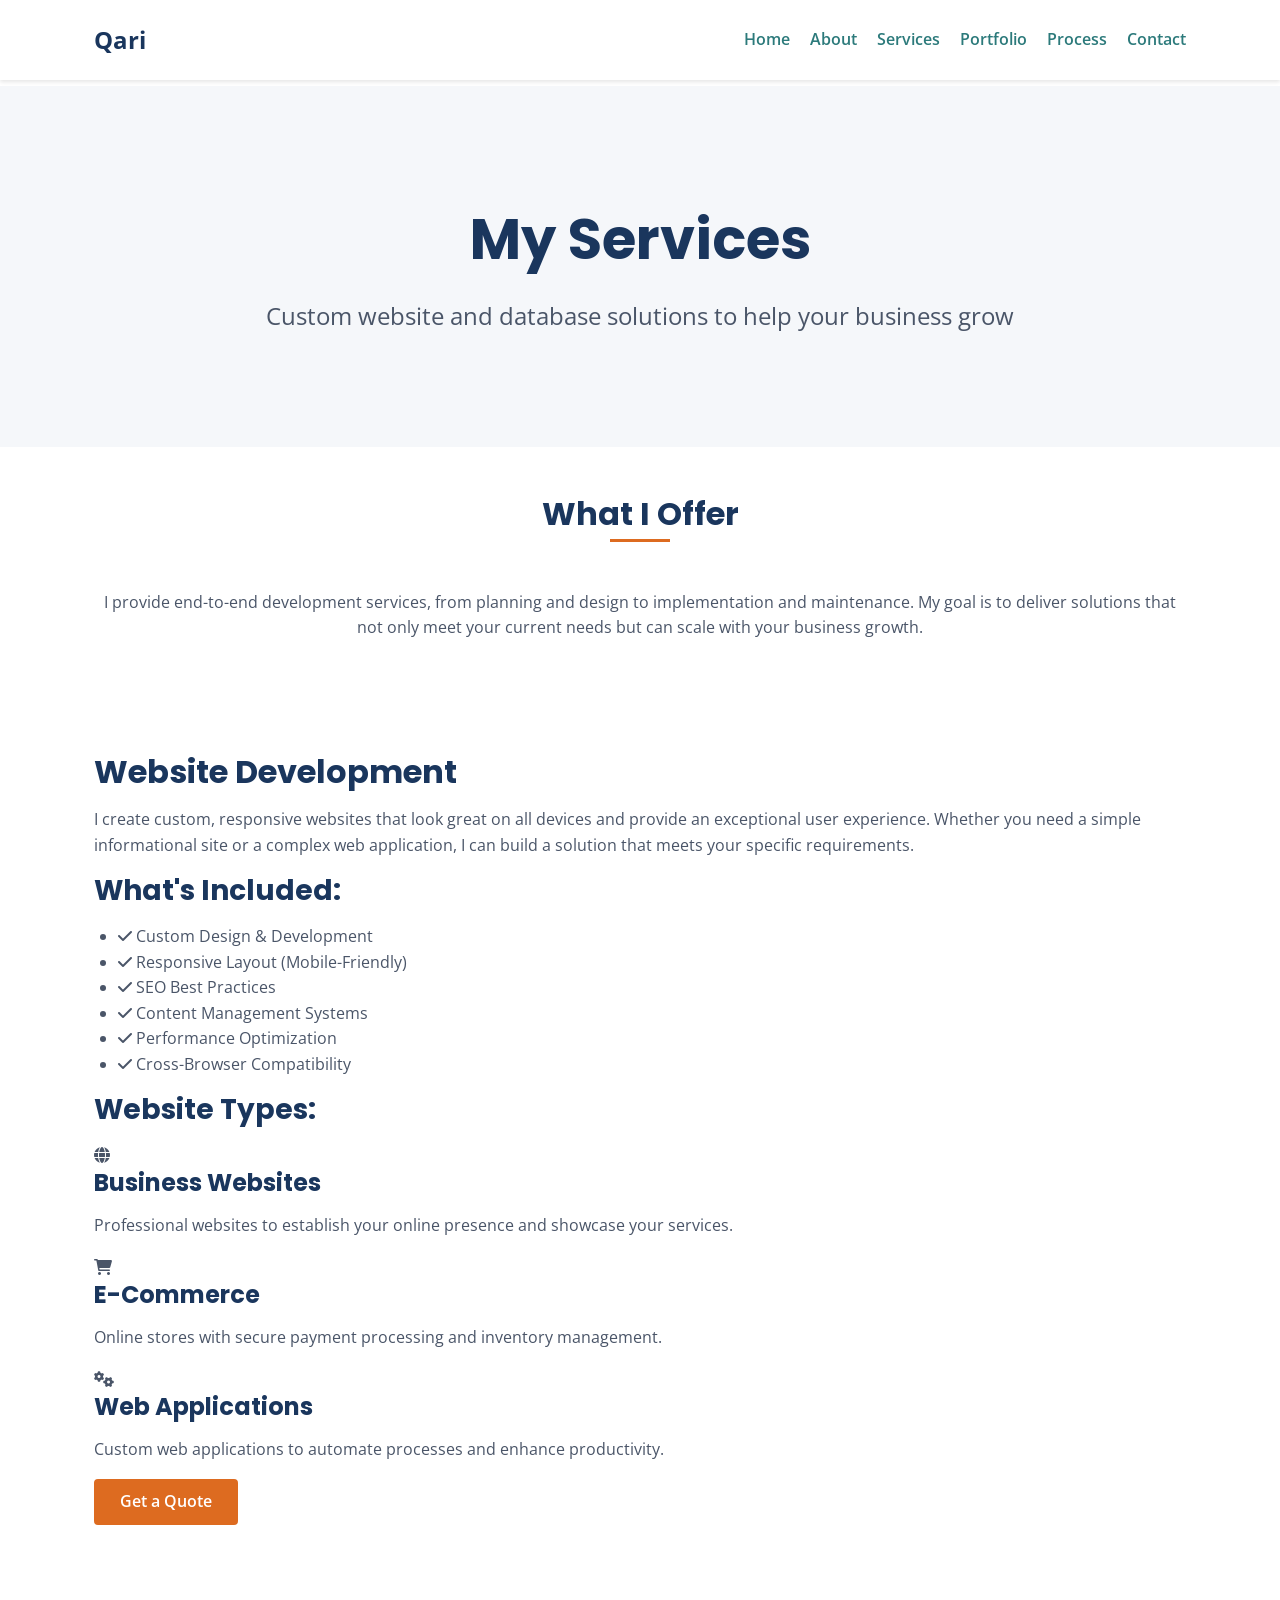
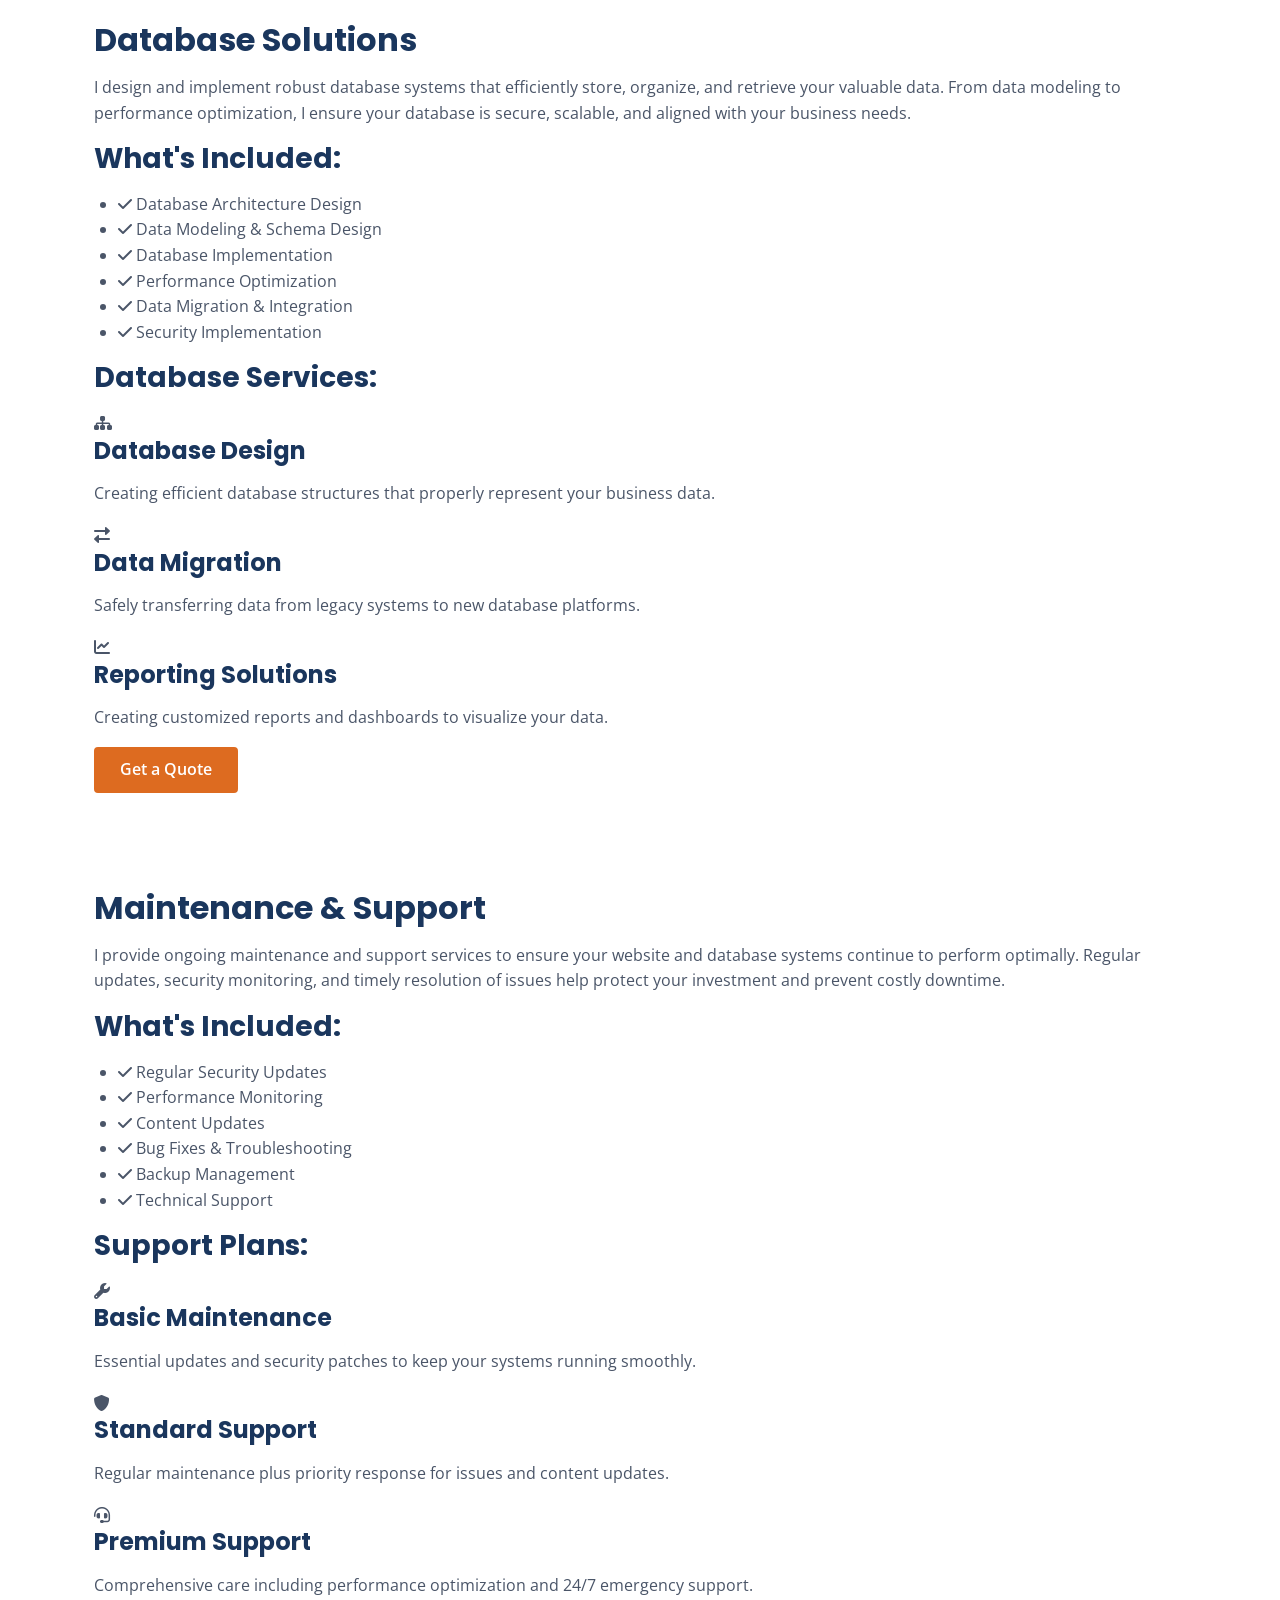
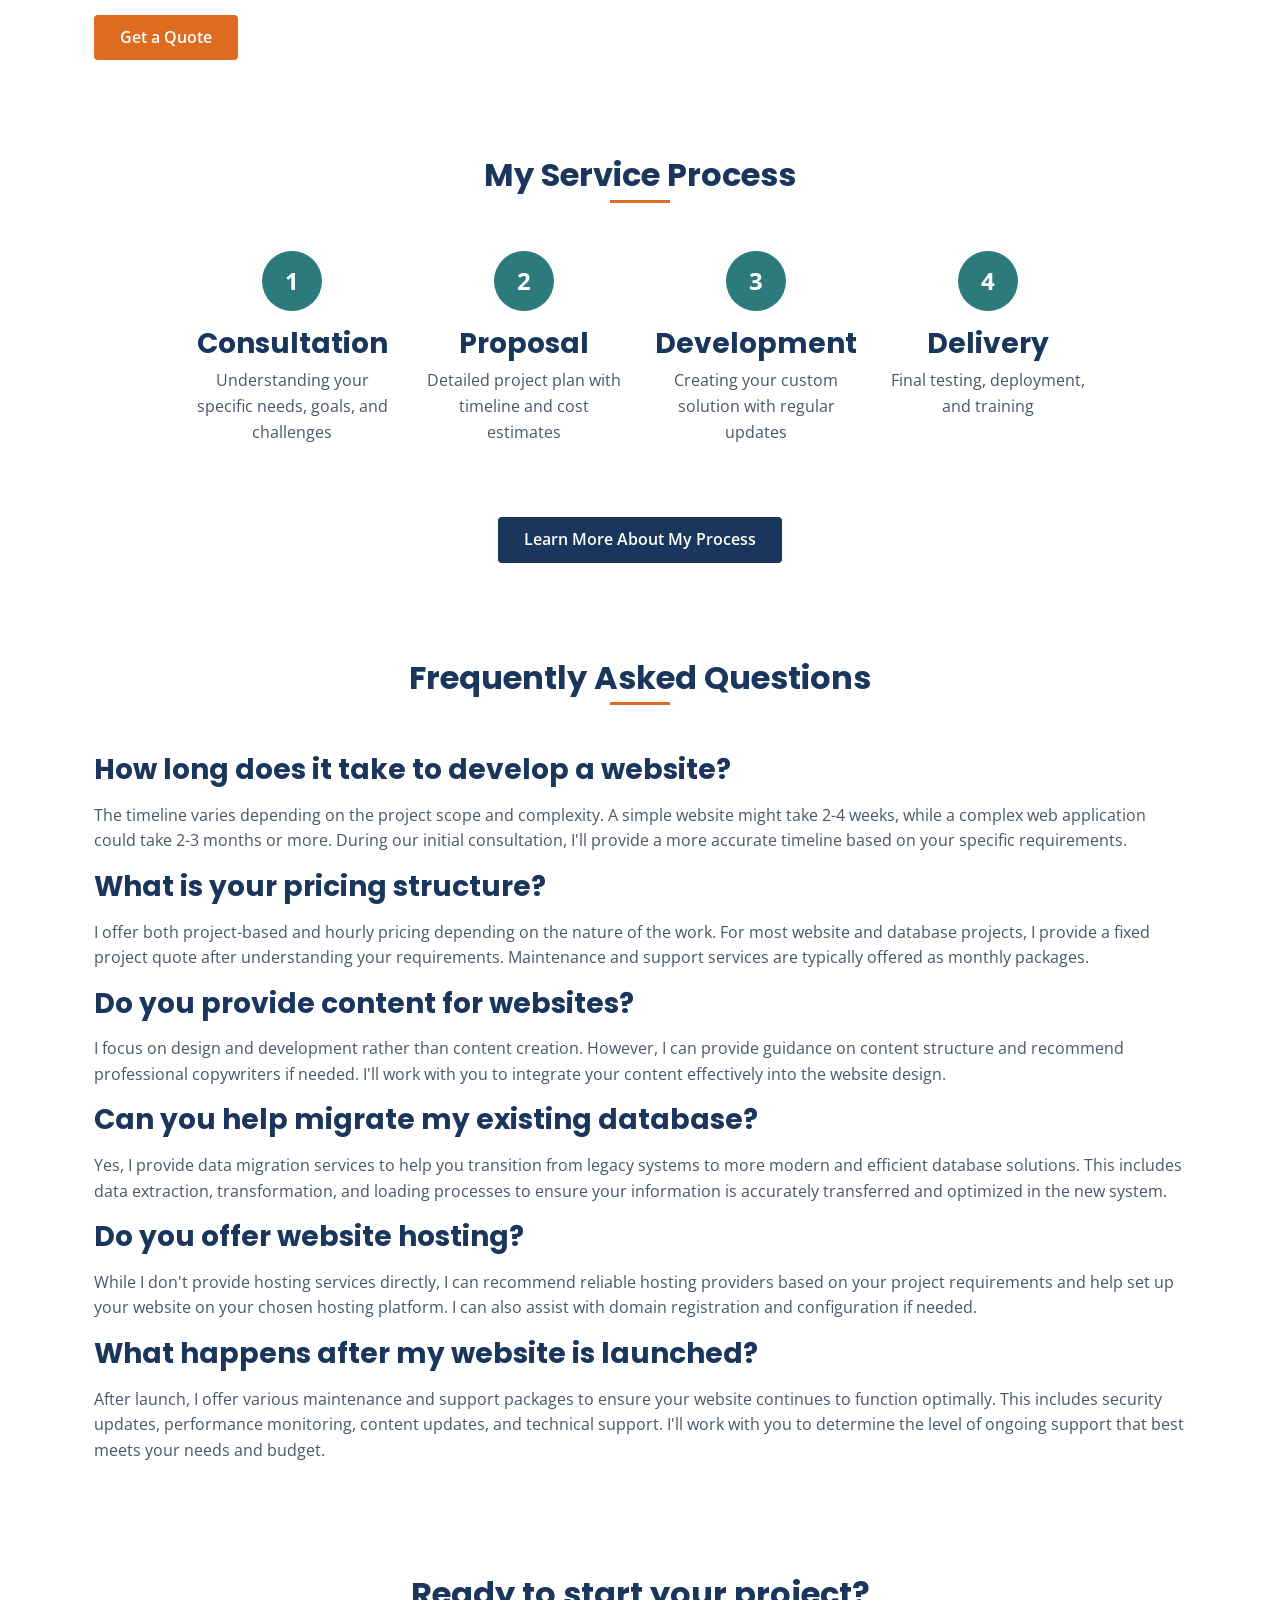
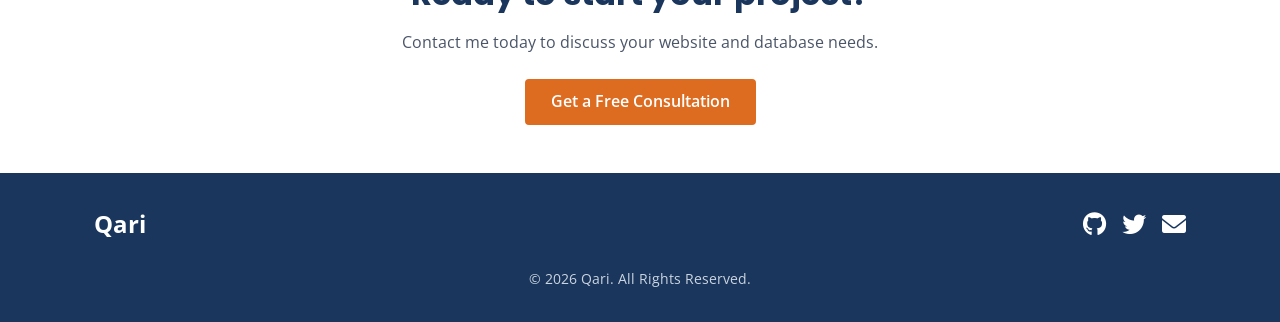
<file: services.html>
<!DOCTYPE html>
<html lang="en">
<head>
    <meta charset="UTF-8">
    <meta name="viewport" content="width=device-width, initial-scale=1.0">
    <meta name="description" content="Professional website development and database solutions services. Learn about my custom web development and database services.">
    <title>Services - Website & Database Developer</title>
    <!-- Favicon -->
    <link rel="icon" type="image/png" href="assets/images/ui/favicon.png">
    <!-- Google Fonts -->
    <link rel="preconnect" href="https://fonts.googleapis.com">
    <link rel="preconnect" href="https://fonts.gstatic.com" crossorigin>
    <link href="https://fonts.googleapis.com/css2?family=Open+Sans:wght@400;600&family=Poppins:wght@400;600;700&family=Fira+Code&display=swap" rel="stylesheet">
    <!-- Font Awesome Icons -->
    <link rel="stylesheet" href="https://cdnjs.cloudflare.com/ajax/libs/font-awesome/6.0.0/css/all.min.css">
    <!-- Stylesheets -->
    <link rel="stylesheet" href="assets/css/main.css">
    <link rel="stylesheet" href="assets/css/responsive.css">
</head>
<body>
    <!-- Header -->
    <header class="header">
        <div class="container header-content">
            <div class="logo">
                <a href="index.html">Qari</a>
            </div>
            <nav class="nav-desktop">
                <a href="index.html" class="nav-link">Home</a>
                <a href="about.html" class="nav-link">About</a>
                <a href="services.html" class="nav-link">Services</a>
                <a href="portfolio.html" class="nav-link">Portfolio</a>
                <a href="process.html" class="nav-link">Process</a>
                <a href="contact.html" class="nav-link">Contact</a>
            </nav>
            <div class="hamburger-menu">
                <span></span>
                <span></span>
                <span></span>
            </div>
        </div>
    </header>

    <!-- Mobile Navigation -->
    <div class="mobile-nav">
        <div class="mobile-nav-links">
            <a href="index.html" class="mobile-nav-link">Home</a>
            <a href="about.html" class="mobile-nav-link">About</a>
            <a href="services.html" class="mobile-nav-link">Services</a>
            <a href="portfolio.html" class="mobile-nav-link">Portfolio</a>
            <a href="process.html" class="mobile-nav-link">Process</a>
            <a href="contact.html" class="mobile-nav-link">Contact</a>
        </div>
    </div>

    <!-- Page Header -->
    <section class="hero">
        <div class="container">
            <div class="hero-content">
                <h1 class="hero-title animate-on-scroll">My Services</h1>
                <p class="hero-subtitle animate-on-scroll delay-1">Custom website and database solutions to help your business grow</p>
            </div>
        </div>
    </section>

    <!-- Services Overview -->
    <section class="section services-overview">
        <div class="container">
            <div class="section-title">
                <h2>What I Offer</h2>
            </div>
            <p class="services-intro text-center animate-on-scroll">
                I provide end-to-end development services, from planning and design to implementation and maintenance. My goal is to deliver solutions that not only meet your current needs but can scale with your business growth.
            </p>
        </div>
    </section>

    <!-- Website Development Section -->
    <section id="websites" class="section service-detail">
        <div class="container">
            <div class="service-detail-grid">
                <div class="service-detail-content animate-on-scroll">
                    <h2>Website Development</h2>
                    <p>I create custom, responsive websites that look great on all devices and provide an exceptional user experience. Whether you need a simple informational site or a complex web application, I can build a solution that meets your specific requirements.</p>
                    
                    <h3>What's Included:</h3>
                    <ul class="service-features">
                        <li><i class="fas fa-check"></i> Custom Design &amp; Development</li>
                        <li><i class="fas fa-check"></i> Responsive Layout (Mobile-Friendly)</li>
                        <li><i class="fas fa-check"></i> SEO Best Practices</li>
                        <li><i class="fas fa-check"></i> Content Management Systems</li>
                        <li><i class="fas fa-check"></i> Performance Optimization</li>
                        <li><i class="fas fa-check"></i> Cross-Browser Compatibility</li>
                    </ul>
                    
                    <h3>Website Types:</h3>
                    <div class="service-types">
                        <div class="service-type">
                            <i class="fas fa-globe"></i>
                            <h4>Business Websites</h4>
                            <p>Professional websites to establish your online presence and showcase your services.</p>
                        </div>
                        <div class="service-type">
                            <i class="fas fa-shopping-cart"></i>
                            <h4>E-Commerce</h4>
                            <p>Online stores with secure payment processing and inventory management.</p>
                        </div>
                        <div class="service-type">
                            <i class="fas fa-cogs"></i>
                            <h4>Web Applications</h4>
                            <p>Custom web applications to automate processes and enhance productivity.</p>
                        </div>
                    </div>
                    
                    <div class="service-cta">
                        <a href="contact.html" class="btn btn-accent">Get a Quote</a>
                    </div>
                </div>
                <div class="service-detail-image animate-on-scroll delay-1">
                </div>
            </div>
        </div>
    </section>

    <!-- Database Solutions Section -->
    <section id="database" class="section service-detail bg-light">
        <div class="container">
            <div class="service-detail-grid reverse">
                <div class="service-detail-content animate-on-scroll">
                    <h2>Database Solutions</h2>
                    <p>I design and implement robust database systems that efficiently store, organize, and retrieve your valuable data. From data modeling to performance optimization, I ensure your database is secure, scalable, and aligned with your business needs.</p>
                    
                    <h3>What's Included:</h3>
                    <ul class="service-features">
                        <li><i class="fas fa-check"></i> Database Architecture Design</li>
                        <li><i class="fas fa-check"></i> Data Modeling &amp; Schema Design</li>
                        <li><i class="fas fa-check"></i> Database Implementation</li>
                        <li><i class="fas fa-check"></i> Performance Optimization</li>
                        <li><i class="fas fa-check"></i> Data Migration &amp; Integration</li>
                        <li><i class="fas fa-check"></i> Security Implementation</li>
                    </ul>
                    
                    <h3>Database Services:</h3>
                    <div class="service-types">
                        <div class="service-type">
                            <i class="fas fa-sitemap"></i>
                            <h4>Database Design</h4>
                            <p>Creating efficient database structures that properly represent your business data.</p>
                        </div>
                        <div class="service-type">
                            <i class="fas fa-exchange-alt"></i>
                            <h4>Data Migration</h4>
                            <p>Safely transferring data from legacy systems to new database platforms.</p>
                        </div>
                        <div class="service-type">
                            <i class="fas fa-chart-line"></i>
                            <h4>Reporting Solutions</h4>
                            <p>Creating customized reports and dashboards to visualize your data.</p>
                        </div>
                    </div>
                    
                    <div class="service-cta">
                        <a href="contact.html" class="btn btn-accent">Get a Quote</a>
                    </div>
                </div>
                <div class="service-detail-image animate-on-scroll delay-1">
                </div>
            </div>
        </div>
    </section>

    <!-- Maintenance & Support Section -->
    <section id="support" class="section service-detail">
        <div class="container">
            <div class="service-detail-grid">
                <div class="service-detail-content animate-on-scroll">
                    <h2>Maintenance & Support</h2>
                    <p>I provide ongoing maintenance and support services to ensure your website and database systems continue to perform optimally. Regular updates, security monitoring, and timely resolution of issues help protect your investment and prevent costly downtime.</p>
                    
                    <h3>What's Included:</h3>
                    <ul class="service-features">
                        <li><i class="fas fa-check"></i> Regular Security Updates</li>
                        <li><i class="fas fa-check"></i> Performance Monitoring</li>
                        <li><i class="fas fa-check"></i> Content Updates</li>
                        <li><i class="fas fa-check"></i> Bug Fixes &amp; Troubleshooting</li>
                        <li><i class="fas fa-check"></i> Backup Management</li>
                        <li><i class="fas fa-check"></i> Technical Support</li>
                    </ul>
                    
                    <h3>Support Plans:</h3>
                    <div class="service-types">
                        <div class="service-type">
                            <i class="fas fa-wrench"></i>
                            <h4>Basic Maintenance</h4>
                            <p>Essential updates and security patches to keep your systems running smoothly.</p>
                        </div>
                        <div class="service-type">
                            <i class="fas fa-shield-alt"></i>
                            <h4>Standard Support</h4>
                            <p>Regular maintenance plus priority response for issues and content updates.</p>
                        </div>
                        <div class="service-type">
                            <i class="fas fa-headset"></i>
                            <h4>Premium Support</h4>
                            <p>Comprehensive care including performance optimization and 24/7 emergency support.</p>
                        </div>
                    </div>
                    
                    <div class="service-cta">
                        <a href="contact.html" class="btn btn-accent">Get a Quote</a>
                    </div>
                </div>
                <div class="service-detail-image animate-on-scroll delay-1">
                </div>
            </div>
        </div>
    </section>

    <!-- Service Process Preview -->
    <section class="section service-process bg-light">
        <div class="container">
            <div class="section-title">
                <h2>My Service Process</h2>
            </div>
            <div class="process-steps">
                <div class="process-step animate-on-scroll">
                    <div class="step-number">1</div>
                    <h3 class="step-title">Consultation</h3>
                    <p>Understanding your specific needs, goals, and challenges</p>
                </div>
                <div class="process-step animate-on-scroll delay-1">
                    <div class="step-number">2</div>
                    <h3 class="step-title">Proposal</h3>
                    <p>Detailed project plan with timeline and cost estimates</p>
                </div>
                <div class="process-step animate-on-scroll delay-2">
                    <div class="step-number">3</div>
                    <h3 class="step-title">Development</h3>
                    <p>Creating your custom solution with regular updates</p>
                </div>
                <div class="process-step animate-on-scroll delay-3">
                    <div class="step-number">4</div>
                    <h3 class="step-title">Delivery</h3>
                    <p>Final testing, deployment, and training</p>
                </div>
            </div>
            <div class="text-center mt-4">
                <a href="process.html" class="btn">Learn More About My Process</a>
            </div>
        </div>
    </section>

    <!-- FAQ Section -->
    <section class="section faq">
        <div class="container">
            <div class="section-title">
                <h2>Frequently Asked Questions</h2>
            </div>
            <div class="faq-grid">
                <div class="faq-item animate-on-scroll">
                    <h3 class="faq-question">How long does it take to develop a website?</h3>
                    <div class="faq-answer">
                        <p>The timeline varies depending on the project scope and complexity. A simple website might take 2-4 weeks, while a complex web application could take 2-3 months or more. During our initial consultation, I'll provide a more accurate timeline based on your specific requirements.</p>
                    </div>
                </div>
                <div class="faq-item animate-on-scroll delay-1">
                    <h3 class="faq-question">What is your pricing structure?</h3>
                    <div class="faq-answer">
                        <p>I offer both project-based and hourly pricing depending on the nature of the work. For most website and database projects, I provide a fixed project quote after understanding your requirements. Maintenance and support services are typically offered as monthly packages.</p>
                    </div>
                </div>
                <div class="faq-item animate-on-scroll delay-2">
                    <h3 class="faq-question">Do you provide content for websites?</h3>
                    <div class="faq-answer">
                        <p>I focus on design and development rather than content creation. However, I can provide guidance on content structure and recommend professional copywriters if needed. I'll work with you to integrate your content effectively into the website design.</p>
                    </div>
                </div>
                <div class="faq-item animate-on-scroll delay-3">
                    <h3 class="faq-question">Can you help migrate my existing database?</h3>
                    <div class="faq-answer">
                        <p>Yes, I provide data migration services to help you transition from legacy systems to more modern and efficient database solutions. This includes data extraction, transformation, and loading processes to ensure your information is accurately transferred and optimized in the new system.</p>
                    </div>
                </div>
                <div class="faq-item animate-on-scroll delay-4">
                    <h3 class="faq-question">Do you offer website hosting?</h3>
                    <div class="faq-answer">
                        <p>While I don't provide hosting services directly, I can recommend reliable hosting providers based on your project requirements and help set up your website on your chosen hosting platform. I can also assist with domain registration and configuration if needed.</p>
                    </div>
                </div>
                <div class="faq-item animate-on-scroll delay-5">
                    <h3 class="faq-question">What happens after my website is launched?</h3>
                    <div class="faq-answer">
                        <p>After launch, I offer various maintenance and support packages to ensure your website continues to function optimally. This includes security updates, performance monitoring, content updates, and technical support. I'll work with you to determine the level of ongoing support that best meets your needs and budget.</p>
                    </div>
                </div>
            </div>
        </div>
    </section>

    <!-- Call to Action -->
    <section id="cta" class="section cta">
        <div class="container">
            <div class="cta-content text-center animate-on-scroll">
                <h2>Ready to start your project?</h2>
                <p class="mb-4">Contact me today to discuss your website and database needs.</p>
                <a href="contact.html" class="btn btn-accent">Get a Free Consultation</a>
            </div>
        </div>
    </section>

    <!-- Footer -->
    <footer class="footer">
        <div class="container">
            <div class="footer-content">
                <div class="footer-logo">Qari</div>
                <div class="social-links">

                    <a href="#" class="social-link" aria-label="GitHub"><i class="fab fa-github"></i></a>
                    <a href="#" class="social-link" aria-label="Twitter"><i class="fab fa-twitter"></i></a>
                    <a href="#" class="social-link" aria-label="Email"><i class="fas fa-envelope"></i></a>
                </div>
            </div>
            <div class="copyright">
                &copy; <span id="current-year">2025</span> Qari. All Rights Reserved.
            </div>
        </div>
    </footer>

    <!-- JavaScript -->
    <script src="assets/js/main.js"></script>
    <script>
        // Set current year in footer
        document.getElementById('current-year').textContent = new Date().getFullYear();
    </script>
</body>
</html>
</file>
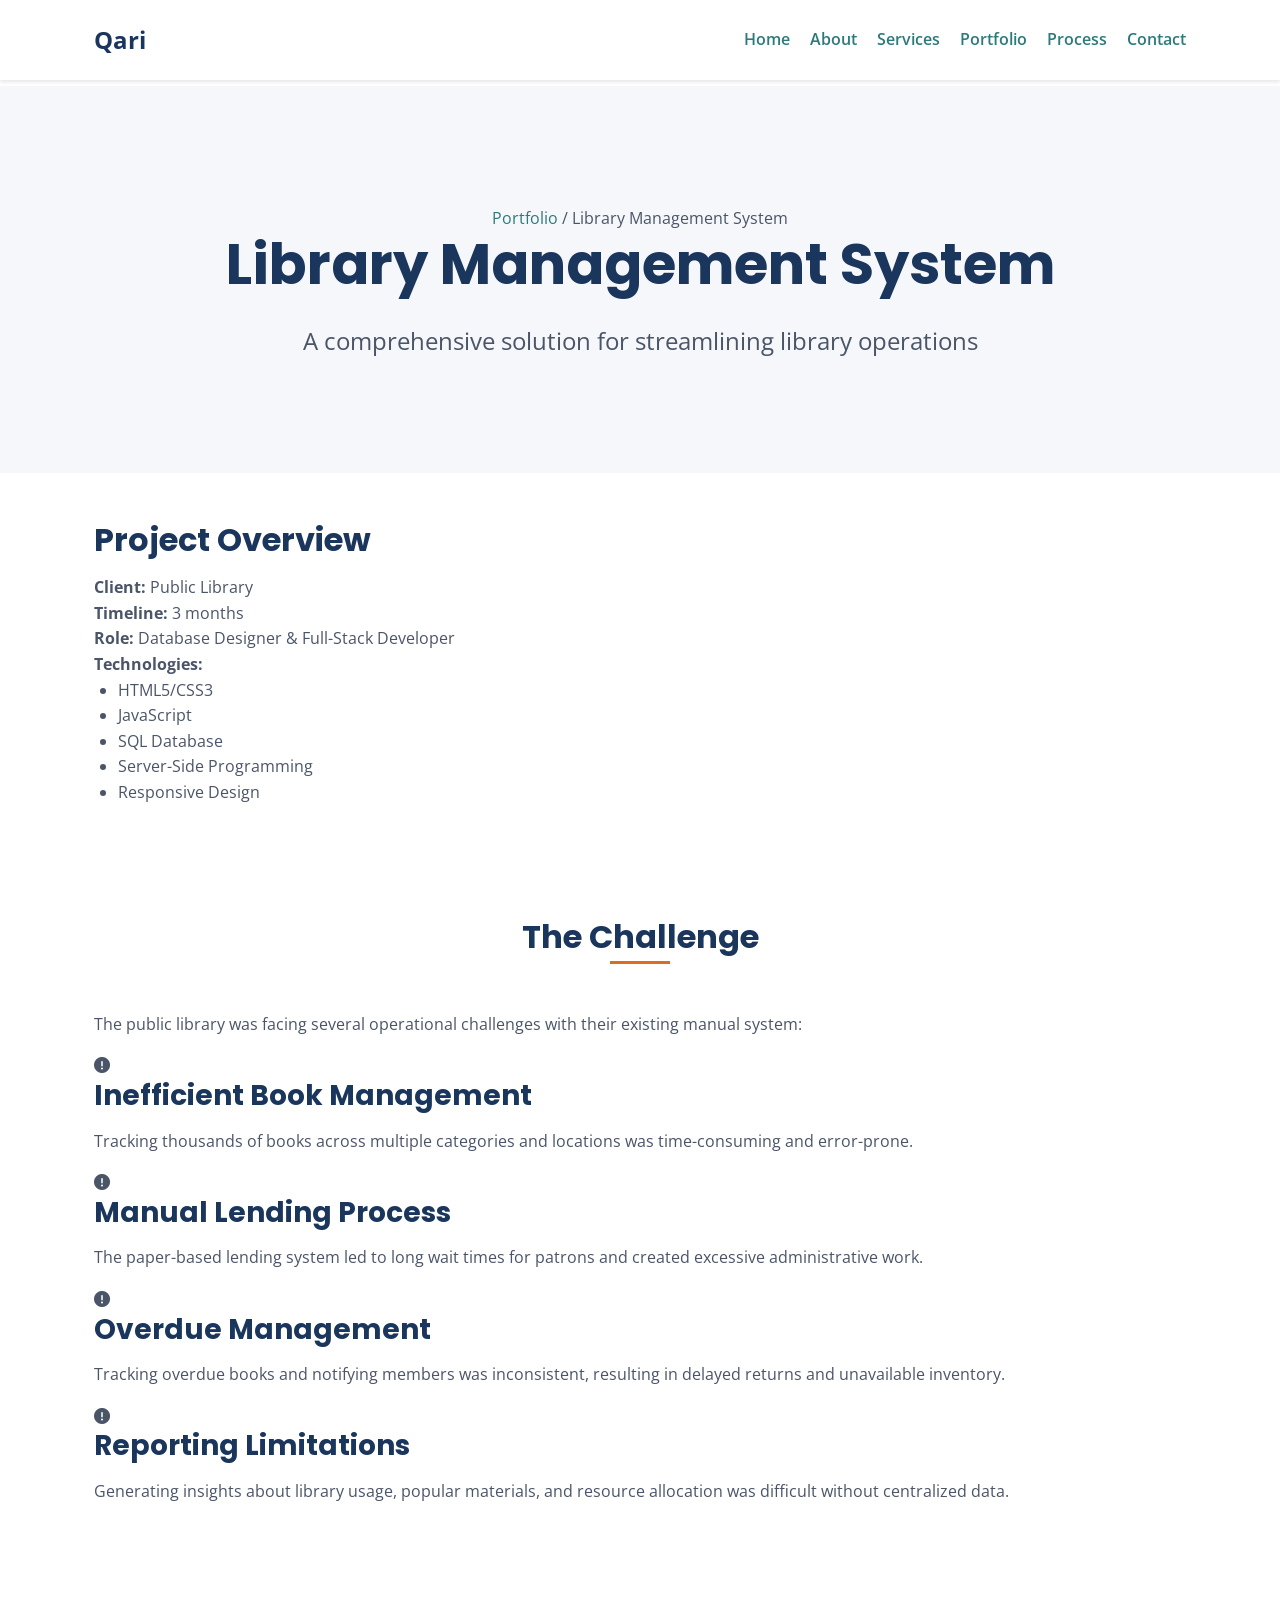
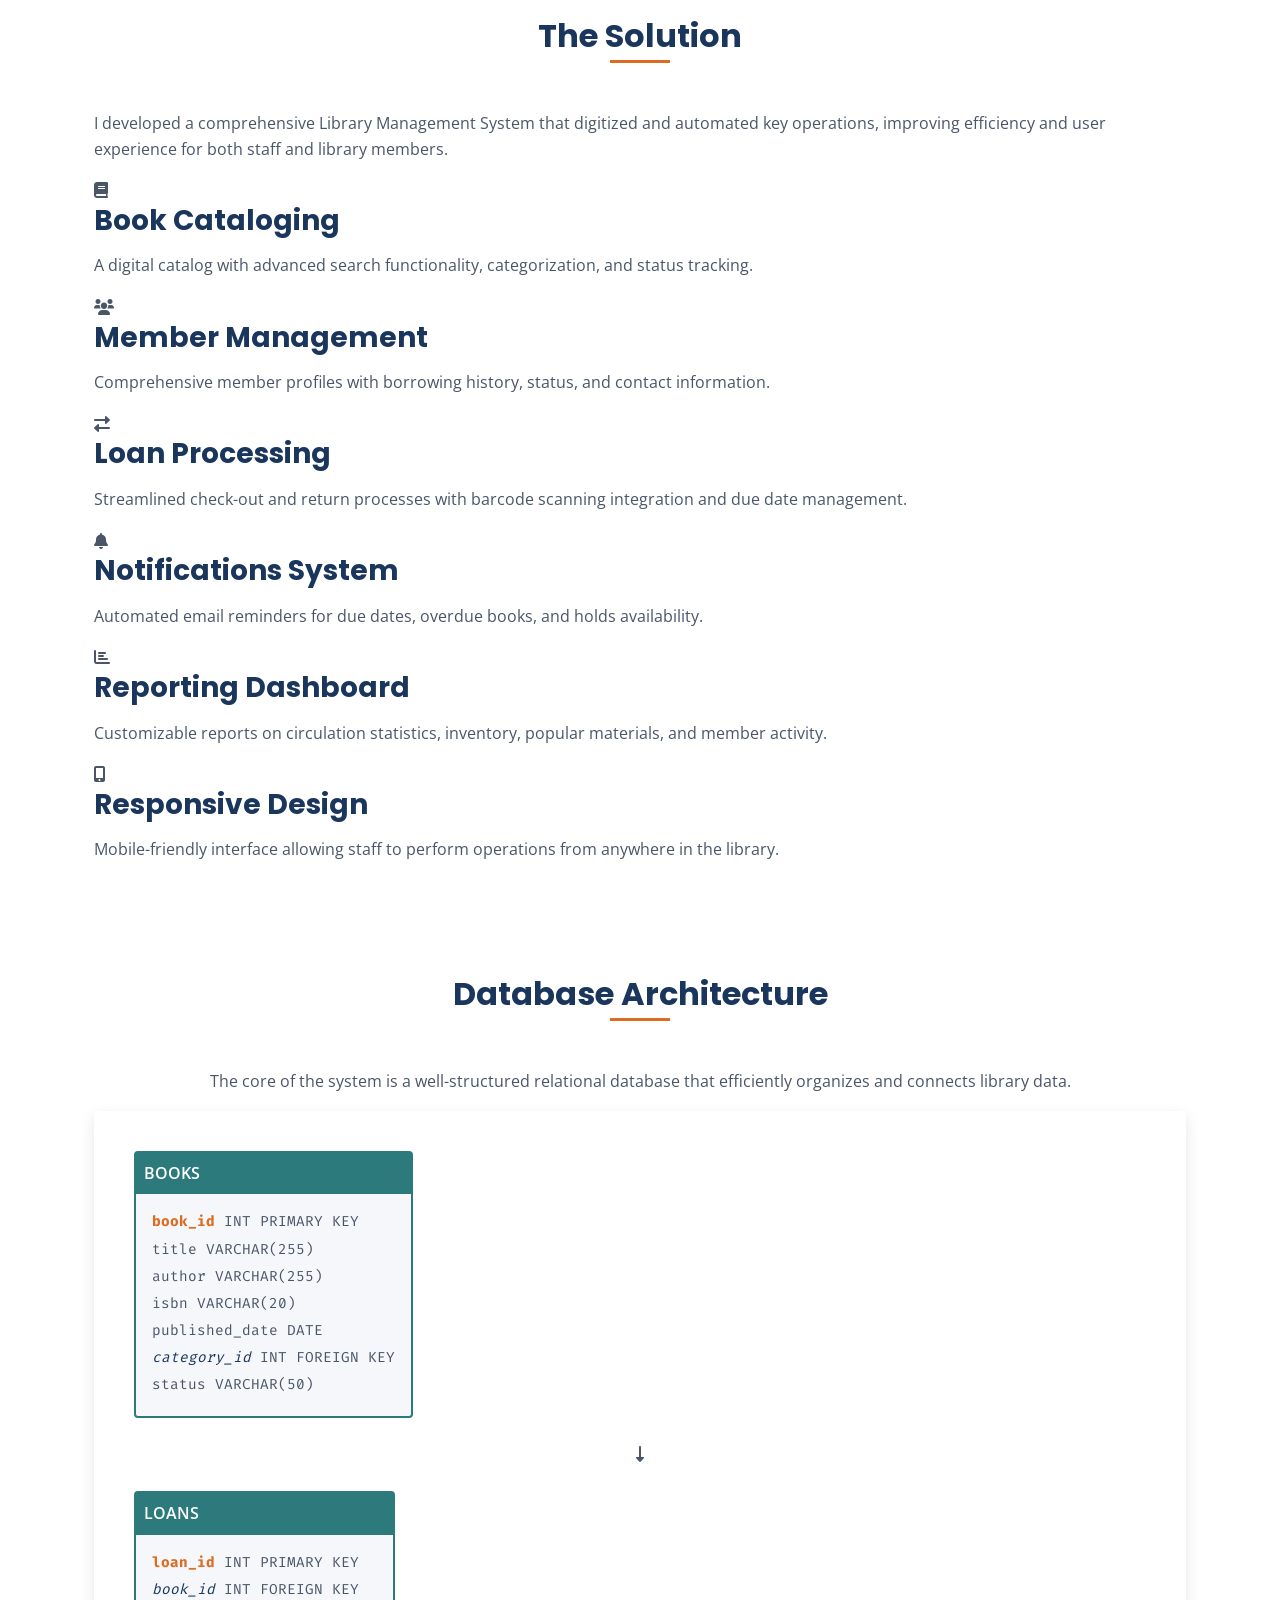
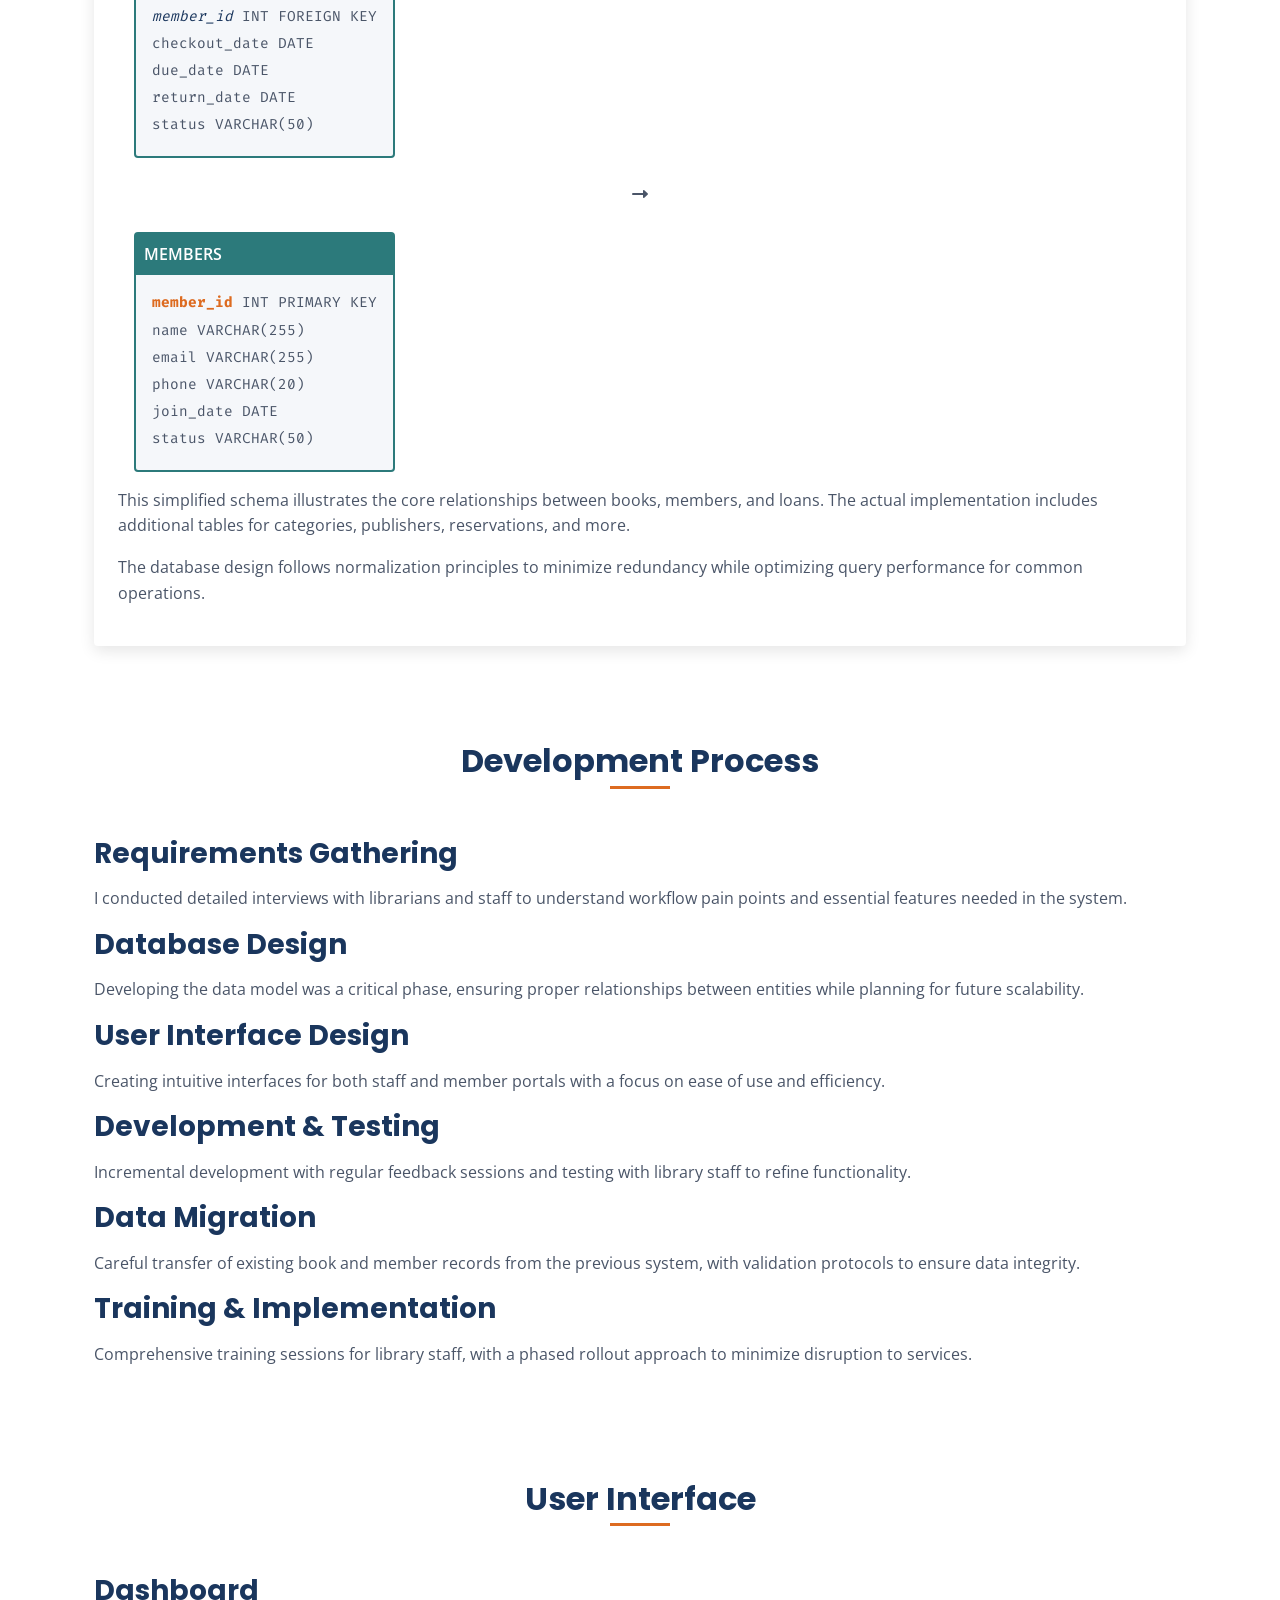
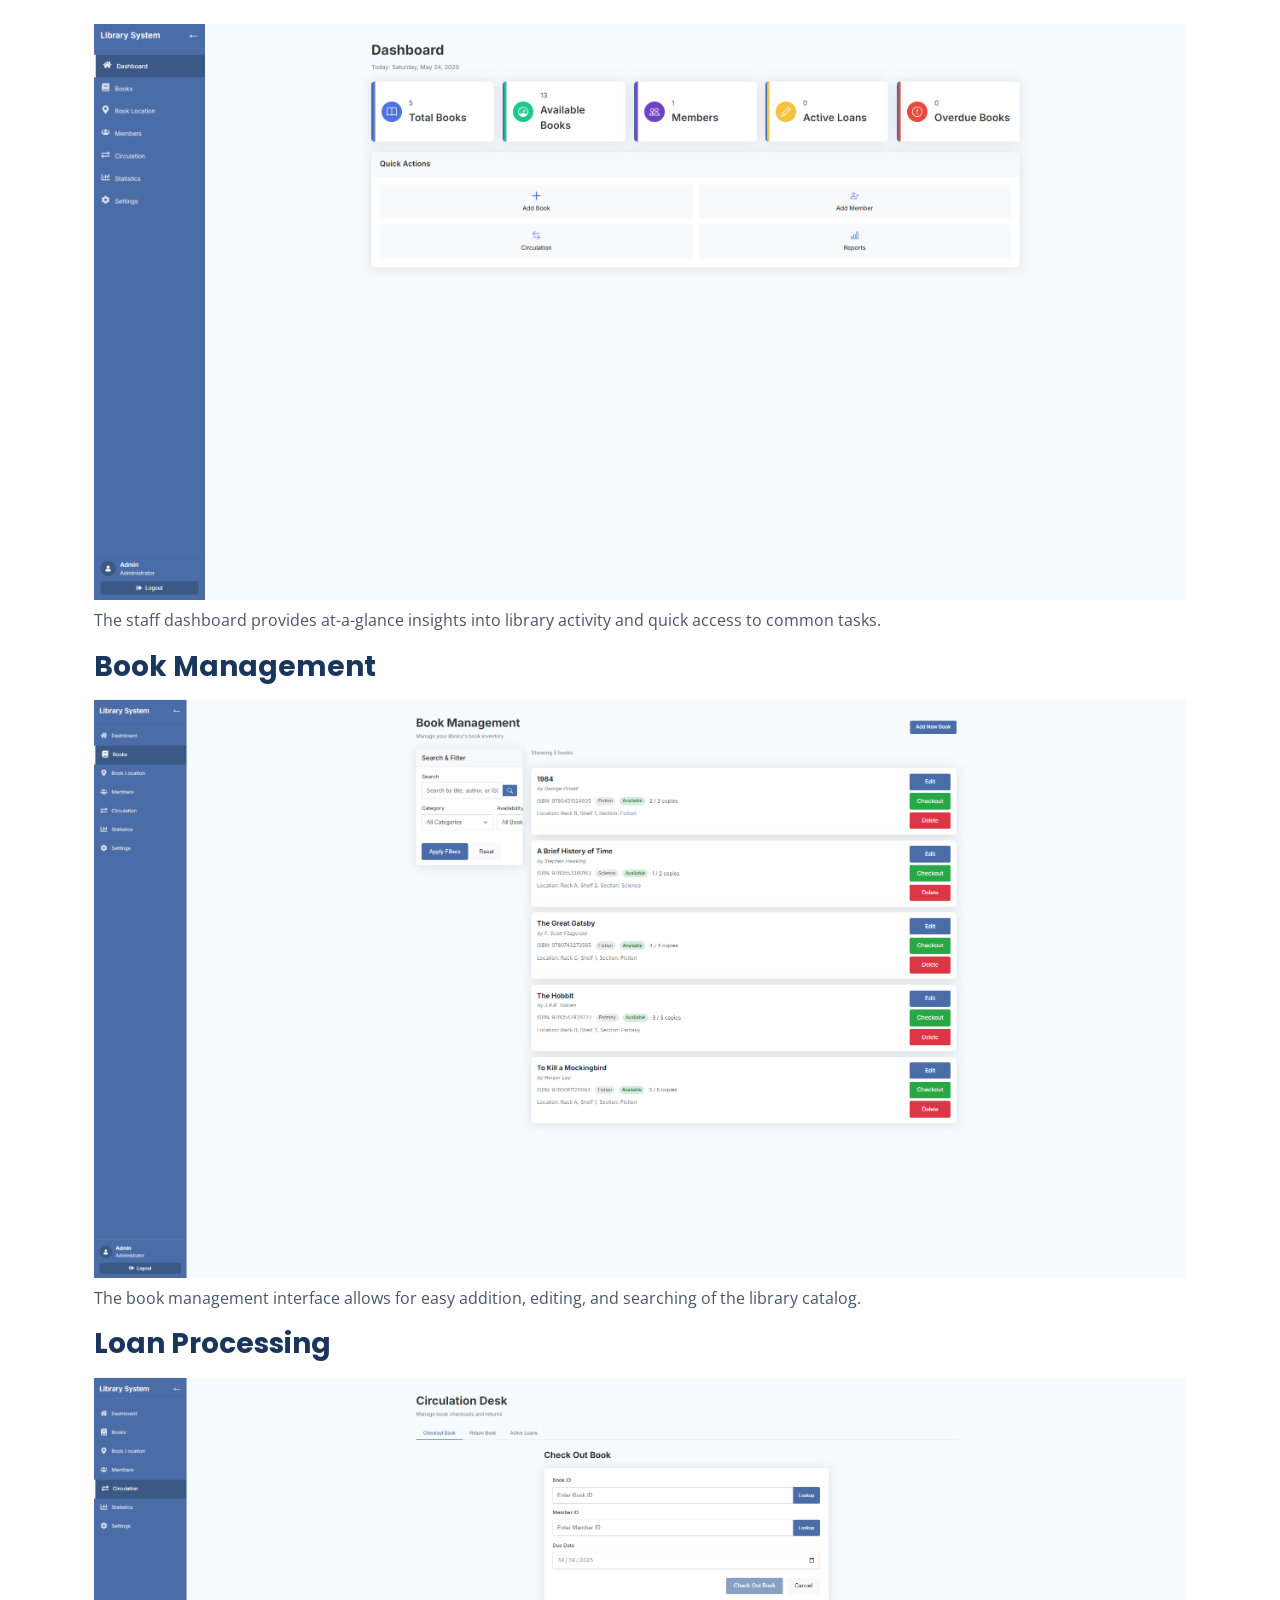
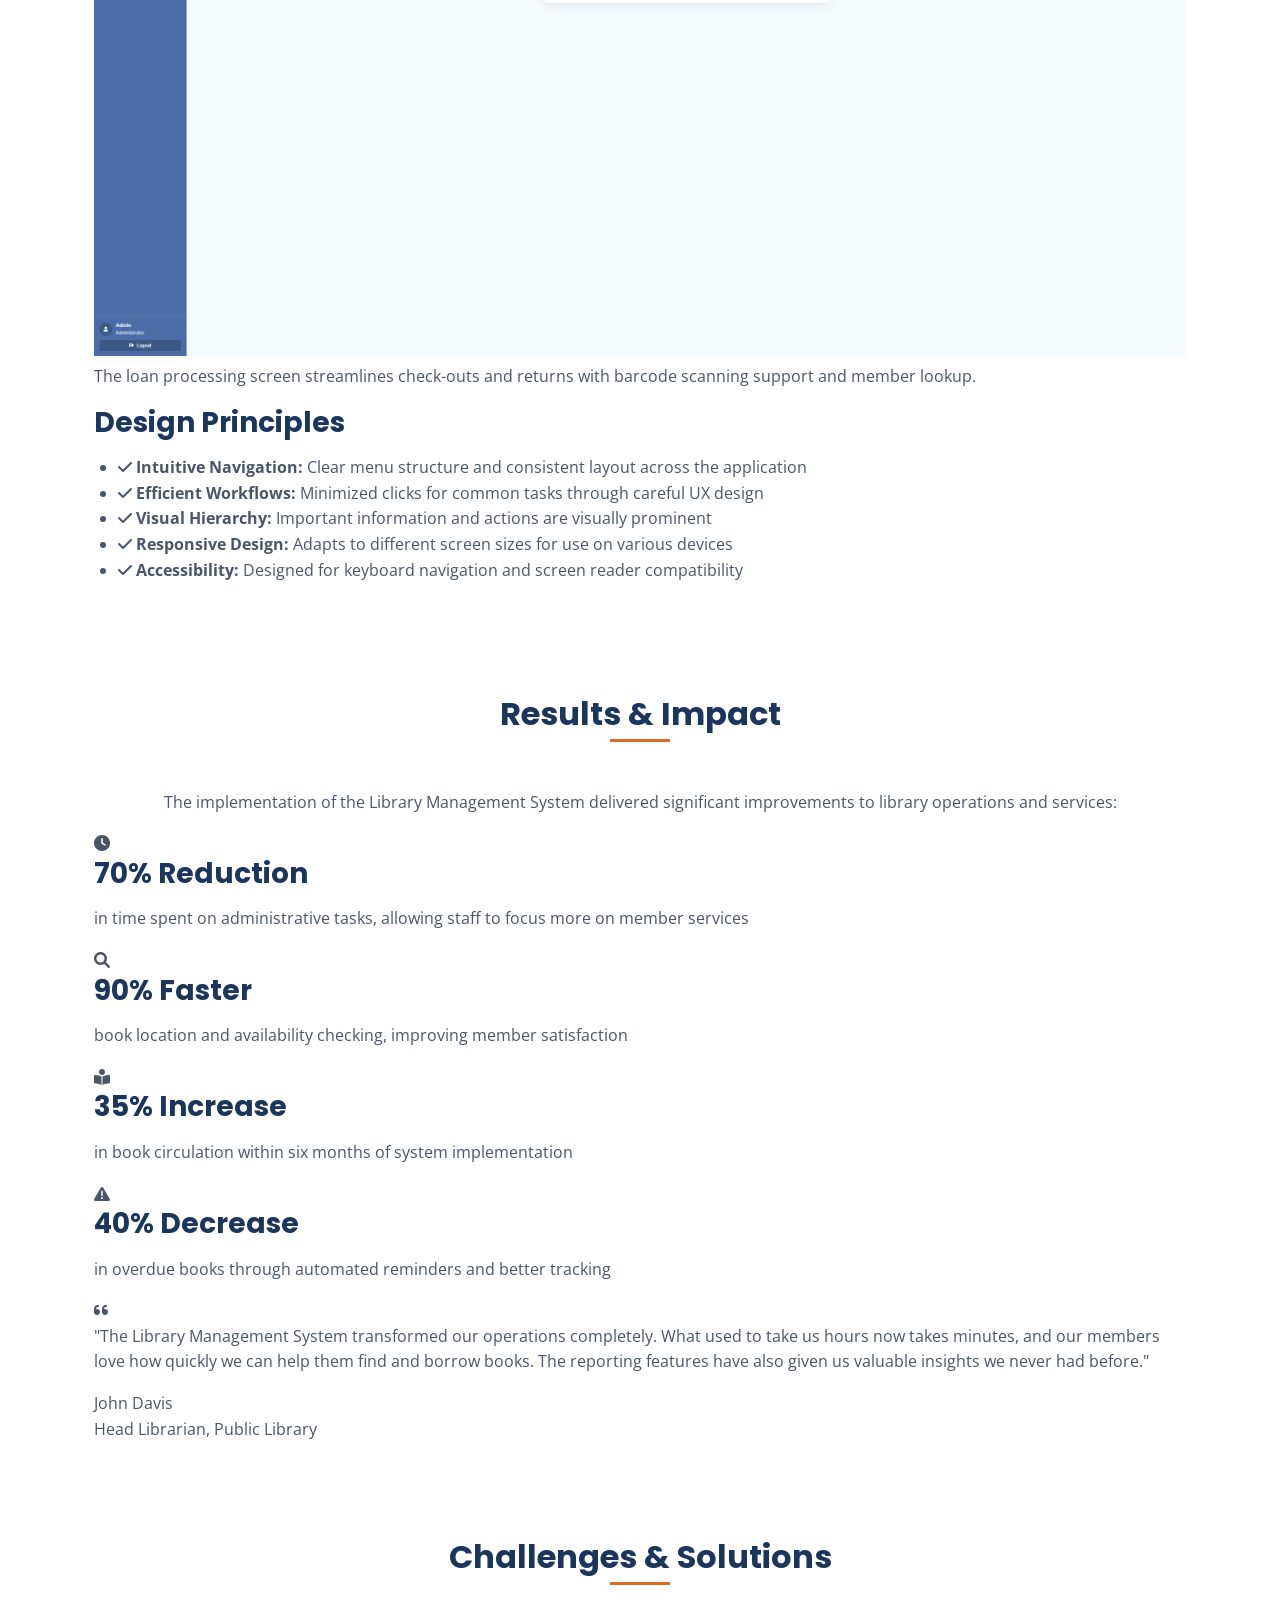
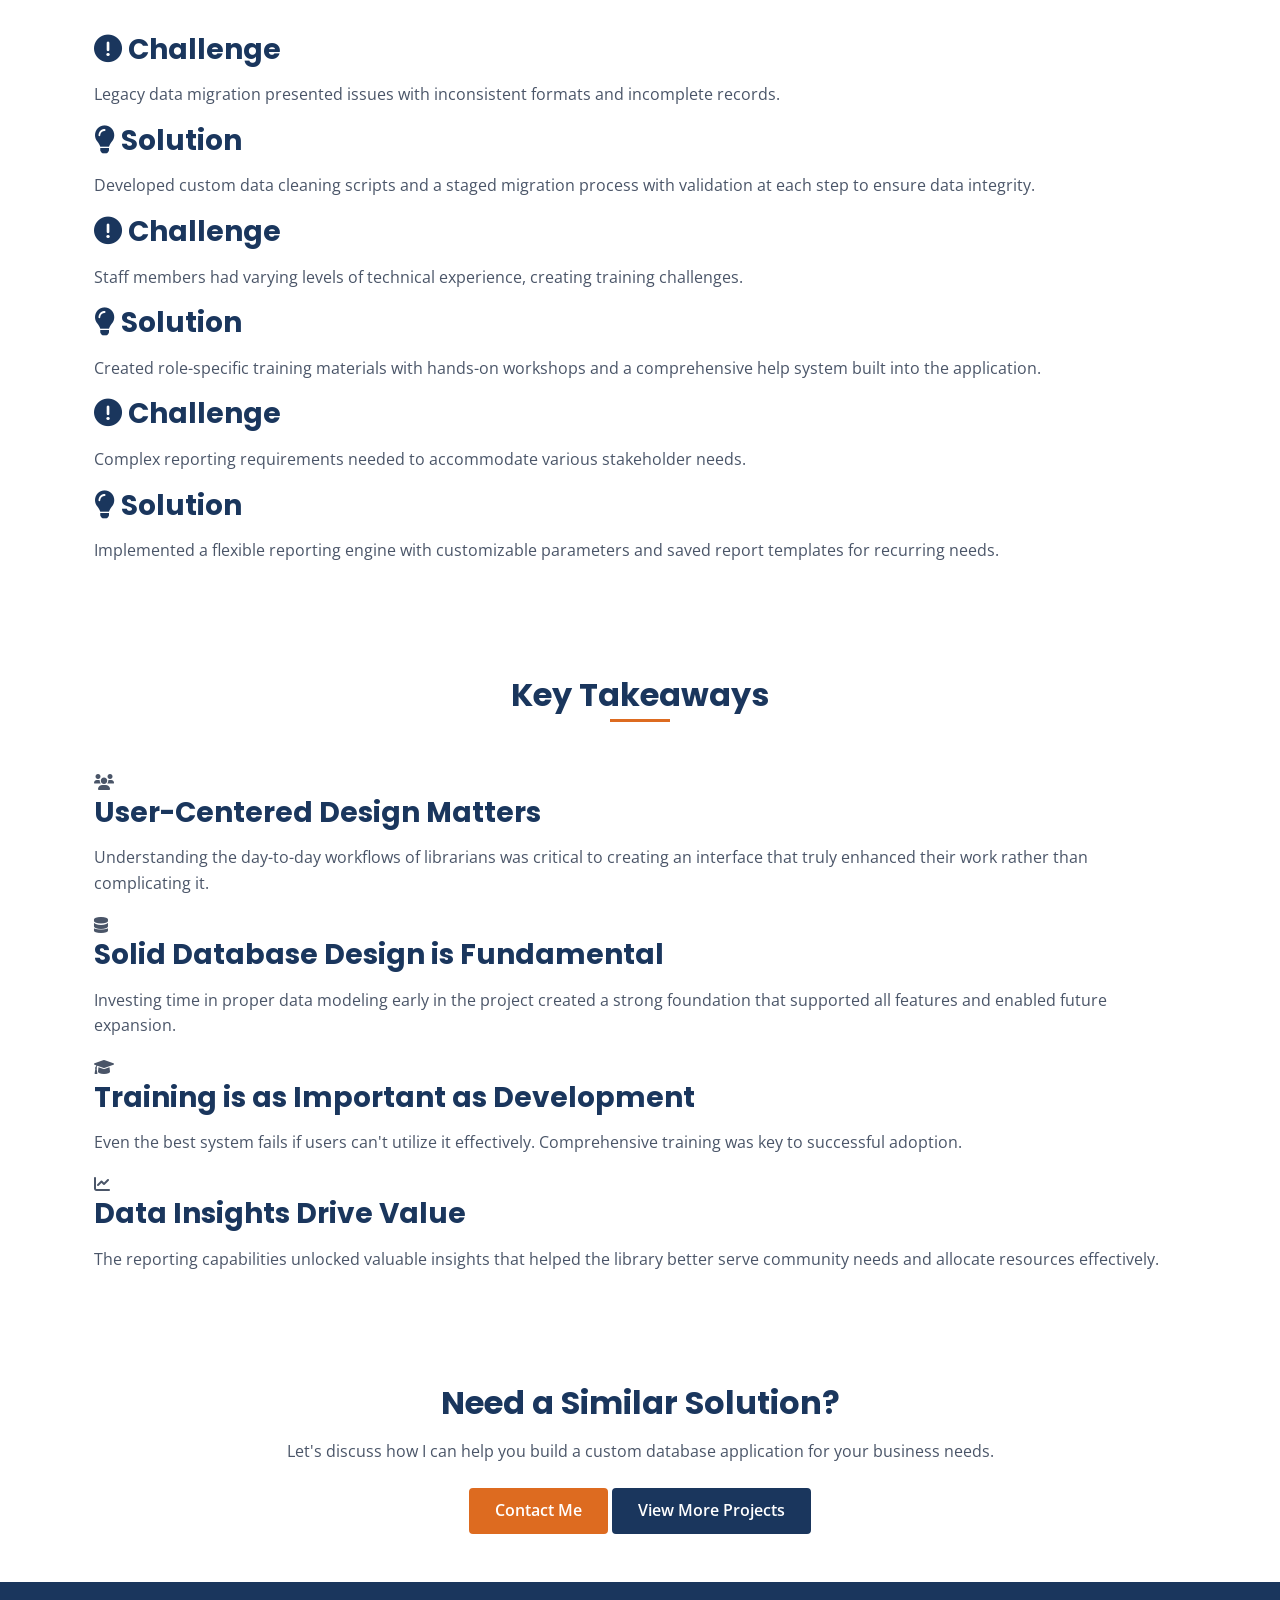
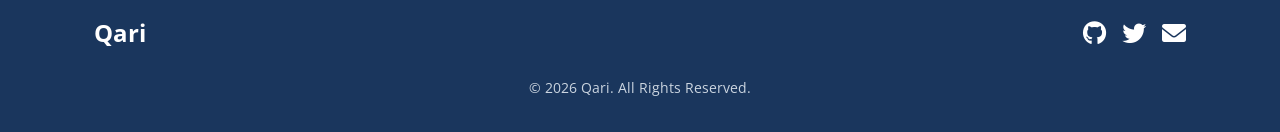
<file: portfolio/library-system.html>
<!DOCTYPE html>
<html lang="en">
<head>
    <meta charset="UTF-8">
    <meta name="viewport" content="width=device-width, initial-scale=1.0">
    <meta name="description" content="Case study of Library Management System - A comprehensive solution for managing library operations including book inventory, member management, and loan tracking.">
    <title>Library Management System Case Study - Portfolio</title>
    <!-- Favicon -->
    <link rel="icon" type="image/png" href="../assets/images/ui/favicon.png">
    <!-- Google Fonts -->
    <link rel="preconnect" href="https://fonts.googleapis.com">
    <link rel="preconnect" href="https://fonts.gstatic.com" crossorigin>
    <link href="https://fonts.googleapis.com/css2?family=Open+Sans:wght@400;600&family=Poppins:wght@400;600;700&family=Fira+Code&display=swap" rel="stylesheet">
    <!-- Font Awesome Icons -->
    <link rel="stylesheet" href="https://cdnjs.cloudflare.com/ajax/libs/font-awesome/6.0.0/css/all.min.css">
    <!-- Stylesheets -->
    <link rel="stylesheet" href="../assets/css/main.css">
    <link rel="stylesheet" href="../assets/css/responsive.css">
</head>
<body>
    <!-- Header -->
    <header class="header">
        <div class="container header-content">
            <div class="logo">
                <a href="../index.html">Qari</a>
            </div>
            <nav class="nav-desktop">
                <a href="../index.html" class="nav-link">Home</a>
                <a href="../about.html" class="nav-link">About</a>
                <a href="../services.html" class="nav-link">Services</a>
                <a href="../portfolio.html" class="nav-link">Portfolio</a>
                <a href="../process.html" class="nav-link">Process</a>
                <a href="../contact.html" class="nav-link">Contact</a>
            </nav>
            <div class="hamburger-menu">
                <span></span>
                <span></span>
                <span></span>
            </div>
        </div>
    </header>

    <!-- Mobile Navigation -->
    <div class="mobile-nav">
        <div class="mobile-nav-links">
            <a href="../index.html" class="mobile-nav-link">Home</a>
            <a href="../about.html" class="mobile-nav-link">About</a>
            <a href="../services.html" class="mobile-nav-link">Services</a>
            <a href="../portfolio.html" class="mobile-nav-link">Portfolio</a>
            <a href="../process.html" class="mobile-nav-link">Process</a>
            <a href="../contact.html" class="mobile-nav-link">Contact</a>
        </div>
    </div>

    <!-- Case Study Header -->
    <section class="hero case-study-hero">
        <div class="container">
            <div class="hero-content">
                <div class="case-study-breadcrumb animate-on-scroll">
                    <a href="../portfolio.html">Portfolio</a> / <span>Library Management System</span>
                </div>
                <h1 class="hero-title animate-on-scroll">Library Management System</h1>
                <p class="hero-subtitle animate-on-scroll delay-1">A comprehensive solution for streamlining library operations</p>
            </div>
        </div>
    </section>

    <!-- Case Study Overview -->
    <section class="section case-study-overview">
        <div class="container">
            <div class="case-study-grid">
                <div class="case-study-image animate-on-scroll">
                </div>
                <div class="case-study-details animate-on-scroll delay-1">
                    <h2>Project Overview</h2>
                    <div class="project-meta">
                        <div class="meta-item">
                            <strong>Client:</strong> Public Library
                        </div>
                        <div class="meta-item">
                            <strong>Timeline:</strong> 3 months
                        </div>
                        <div class="meta-item">
                            <strong>Role:</strong> Database Designer & Full-Stack Developer
                        </div>
                        <div class="meta-item">
                            <strong>Technologies:</strong>
                            <ul class="tech-list">
                                <li>HTML5/CSS3</li>
                                <li>JavaScript</li>
                                <li>SQL Database</li>
                                <li>Server-Side Programming</li>
                                <li>Responsive Design</li>
                            </ul>
                        </div>
                    </div>
                </div>
            </div>
        </div>
    </section>

    <!-- The Challenge -->
    <section class="section case-study-challenge bg-light">
        <div class="container">
            <div class="section-title">
                <h2>The Challenge</h2>
            </div>
            <div class="challenge-content animate-on-scroll">
                <p class="lead">The public library was facing several operational challenges with their existing manual system:</p>
                <div class="challenge-list">
                    <div class="challenge-item">
                        <div class="challenge-icon">
                            <i class="fas fa-exclamation-circle"></i>
                        </div>
                        <div class="challenge-text">
                            <h3>Inefficient Book Management</h3>
                            <p>Tracking thousands of books across multiple categories and locations was time-consuming and error-prone.</p>
                        </div>
                    </div>
                    <div class="challenge-item">
                        <div class="challenge-icon">
                            <i class="fas fa-exclamation-circle"></i>
                        </div>
                        <div class="challenge-text">
                            <h3>Manual Lending Process</h3>
                            <p>The paper-based lending system led to long wait times for patrons and created excessive administrative work.</p>
                        </div>
                    </div>
                    <div class="challenge-item">
                        <div class="challenge-icon">
                            <i class="fas fa-exclamation-circle"></i>
                        </div>
                        <div class="challenge-text">
                            <h3>Overdue Management</h3>
                            <p>Tracking overdue books and notifying members was inconsistent, resulting in delayed returns and unavailable inventory.</p>
                        </div>
                    </div>
                    <div class="challenge-item">
                        <div class="challenge-icon">
                            <i class="fas fa-exclamation-circle"></i>
                        </div>
                        <div class="challenge-text">
                            <h3>Reporting Limitations</h3>
                            <p>Generating insights about library usage, popular materials, and resource allocation was difficult without centralized data.</p>
                        </div>
                    </div>
                </div>
            </div>
        </div>
    </section>

    <!-- The Solution -->
    <section class="section case-study-solution">
        <div class="container">
            <div class="section-title">
                <h2>The Solution</h2>
            </div>
            <div class="solution-content animate-on-scroll">
                <p>I developed a comprehensive Library Management System that digitized and automated key operations, improving efficiency and user experience for both staff and library members.</p>
                
                <div class="solution-features">
                    <div class="feature-item animate-on-scroll">
                        <div class="feature-icon">
                            <i class="fas fa-book"></i>
                        </div>
                        <div class="feature-text">
                            <h3>Book Cataloging</h3>
                            <p>A digital catalog with advanced search functionality, categorization, and status tracking.</p>
                        </div>
                    </div>
                    
                    <div class="feature-item animate-on-scroll delay-1">
                        <div class="feature-icon">
                            <i class="fas fa-users"></i>
                        </div>
                        <div class="feature-text">
                            <h3>Member Management</h3>
                            <p>Comprehensive member profiles with borrowing history, status, and contact information.</p>
                        </div>
                    </div>
                    
                    <div class="feature-item animate-on-scroll delay-2">
                        <div class="feature-icon">
                            <i class="fas fa-exchange-alt"></i>
                        </div>
                        <div class="feature-text">
                            <h3>Loan Processing</h3>
                            <p>Streamlined check-out and return processes with barcode scanning integration and due date management.</p>
                        </div>
                    </div>
                    
                    <div class="feature-item animate-on-scroll delay-3">
                        <div class="feature-icon">
                            <i class="fas fa-bell"></i>
                        </div>
                        <div class="feature-text">
                            <h3>Notifications System</h3>
                            <p>Automated email reminders for due dates, overdue books, and holds availability.</p>
                        </div>
                    </div>
                    
                    <div class="feature-item animate-on-scroll delay-4">
                        <div class="feature-icon">
                            <i class="fas fa-chart-bar"></i>
                        </div>
                        <div class="feature-text">
                            <h3>Reporting Dashboard</h3>
                            <p>Customizable reports on circulation statistics, inventory, popular materials, and member activity.</p>
                        </div>
                    </div>
                    
                    <div class="feature-item animate-on-scroll delay-5">
                        <div class="feature-icon">
                            <i class="fas fa-mobile-alt"></i>
                        </div>
                        <div class="feature-text">
                            <h3>Responsive Design</h3>
                            <p>Mobile-friendly interface allowing staff to perform operations from anywhere in the library.</p>
                        </div>
                    </div>
                </div>
            </div>
        </div>
    </section>

    <!-- Database Design -->
    <section class="section case-study-database bg-light">
        <div class="container">
            <div class="section-title">
                <h2>Database Architecture</h2>
            </div>
            <p class="text-center animate-on-scroll">The core of the system is a well-structured relational database that efficiently organizes and connects library data.</p>
            
            <div class="schema-container animate-on-scroll delay-1">
                <div class="schema-visualization">
                    <div class="schema-table">
                        <div class="schema-table-title">BOOKS</div>
                        <div class="schema-field"><span class="schema-pk">book_id</span> INT PRIMARY KEY</div>
                        <div class="schema-field">title VARCHAR(255)</div>
                        <div class="schema-field">author VARCHAR(255)</div>
                        <div class="schema-field">isbn VARCHAR(20)</div>
                        <div class="schema-field">published_date DATE</div>
                        <div class="schema-field"><span class="schema-fk">category_id</span> INT FOREIGN KEY</div>
                        <div class="schema-field">status VARCHAR(50)</div>
                    </div>
                    
                    <div class="schema-relationship">
                        <i class="fas fa-long-arrow-alt-down"></i>
                    </div>
                    
                    <div class="schema-table">
                        <div class="schema-table-title">LOANS</div>
                        <div class="schema-field"><span class="schema-pk">loan_id</span> INT PRIMARY KEY</div>
                        <div class="schema-field"><span class="schema-fk">book_id</span> INT FOREIGN KEY</div>
                        <div class="schema-field"><span class="schema-fk">member_id</span> INT FOREIGN KEY</div>
                        <div class="schema-field">checkout_date DATE</div>
                        <div class="schema-field">due_date DATE</div>
                        <div class="schema-field">return_date DATE</div>
                        <div class="schema-field">status VARCHAR(50)</div>
                    </div>
                    
                    <div class="schema-relationship">
                        <i class="fas fa-long-arrow-alt-right"></i>
                    </div>
                    
                    <div class="schema-table">
                        <div class="schema-table-title">MEMBERS</div>
                        <div class="schema-field"><span class="schema-pk">member_id</span> INT PRIMARY KEY</div>
                        <div class="schema-field">name VARCHAR(255)</div>
                        <div class="schema-field">email VARCHAR(255)</div>
                        <div class="schema-field">phone VARCHAR(20)</div>
                        <div class="schema-field">join_date DATE</div>
                        <div class="schema-field">status VARCHAR(50)</div>
                    </div>
                </div>
                
                <div class="schema-description">
                    <p>This simplified schema illustrates the core relationships between books, members, and loans. The actual implementation includes additional tables for categories, publishers, reservations, and more.</p>
                    <p>The database design follows normalization principles to minimize redundancy while optimizing query performance for common operations.</p>
                </div>
            </div>
        </div>
    </section>

    <!-- Development Process -->
    <section class="section case-study-process">
        <div class="container">
            <div class="section-title">
                <h2>Development Process</h2>
            </div>
            <div class="process-timeline">
                <div class="timeline-item animate-on-scroll">
                    <div class="timeline-marker"></div>
                    <div class="timeline-content">
                        <h3>Requirements Gathering</h3>
                        <p>I conducted detailed interviews with librarians and staff to understand workflow pain points and essential features needed in the system.</p>
                    </div>
                </div>
                
                <div class="timeline-item animate-on-scroll delay-1">
                    <div class="timeline-marker"></div>
                    <div class="timeline-content">
                        <h3>Database Design</h3>
                        <p>Developing the data model was a critical phase, ensuring proper relationships between entities while planning for future scalability.</p>
                    </div>
                </div>
                
                <div class="timeline-item animate-on-scroll delay-2">
                    <div class="timeline-marker"></div>
                    <div class="timeline-content">
                        <h3>User Interface Design</h3>
                        <p>Creating intuitive interfaces for both staff and member portals with a focus on ease of use and efficiency.</p>
                    </div>
                </div>
                
                <div class="timeline-item animate-on-scroll delay-3">
                    <div class="timeline-marker"></div>
                    <div class="timeline-content">
                        <h3>Development & Testing</h3>
                        <p>Incremental development with regular feedback sessions and testing with library staff to refine functionality.</p>
                    </div>
                </div>
                
                <div class="timeline-item animate-on-scroll delay-4">
                    <div class="timeline-marker"></div>
                    <div class="timeline-content">
                        <h3>Data Migration</h3>
                        <p>Careful transfer of existing book and member records from the previous system, with validation protocols to ensure data integrity.</p>
                    </div>
                </div>
                
                <div class="timeline-item animate-on-scroll delay-5">
                    <div class="timeline-marker"></div>
                    <div class="timeline-content">
                        <h3>Training & Implementation</h3>
                        <p>Comprehensive training sessions for library staff, with a phased rollout approach to minimize disruption to services.</p>
                    </div>
                </div>
            </div>
        </div>
    </section>

    <!-- User Interface Showcase -->
    <section class="section case-study-ui bg-light">
        <div class="container">
            <div class="section-title">
                <h2>User Interface</h2>
            </div>
            <div class="ui-showcase animate-on-scroll">
                <div class="ui-screens">
                    <div class="ui-screen">
                        <h3>Dashboard</h3>
                        <img src="../assets/images/projects/DASHBOARD.png" alt="Library System Dashboard" class="ui-image">
                        <p>The staff dashboard provides at-a-glance insights into library activity and quick access to common tasks.</p>
                    </div>
                    
                    <div class="ui-screen">
                        <h3>Book Management</h3>
                        <img src="../assets/images/projects/library-books.png" alt="Book Management Interface" class="ui-image">
                        <p>The book management interface allows for easy addition, editing, and searching of the library catalog.</p>
                    </div>
                    
                    <div class="ui-screen">
                        <h3>Loan Processing</h3>
                        <img src="../assets/images/projects/loan.png" alt="Loan Processing Interface" class="ui-image">
                        <p>The loan processing screen streamlines check-outs and returns with barcode scanning support and member lookup.</p>
                    </div>
                </div>
                
                <div class="ui-description">
                    <h3>Design Principles</h3>
                    <ul class="principle-list">
                        <li><i class="fas fa-check"></i> <strong>Intuitive Navigation:</strong> Clear menu structure and consistent layout across the application</li>
                        <li><i class="fas fa-check"></i> <strong>Efficient Workflows:</strong> Minimized clicks for common tasks through careful UX design</li>
                        <li><i class="fas fa-check"></i> <strong>Visual Hierarchy:</strong> Important information and actions are visually prominent</li>
                        <li><i class="fas fa-check"></i> <strong>Responsive Design:</strong> Adapts to different screen sizes for use on various devices</li>
                        <li><i class="fas fa-check"></i> <strong>Accessibility:</strong> Designed for keyboard navigation and screen reader compatibility</li>
                    </ul>
                </div>
            </div>
        </div>
    </section>

    <!-- Results & Impact -->
    <section class="section case-study-results">
        <div class="container">
            <div class="section-title">
                <h2>Results & Impact</h2>
            </div>
            <div class="results-content animate-on-scroll">
                <p class="lead text-center">The implementation of the Library Management System delivered significant improvements to library operations and services:</p>
                
                <div class="results-grid">
                    <div class="result-item animate-on-scroll">
                        <div class="result-icon">
                            <i class="fas fa-clock"></i>
                        </div>
                        <div class="result-text">
                            <h3>70% Reduction</h3>
                            <p>in time spent on administrative tasks, allowing staff to focus more on member services</p>
                        </div>
                    </div>
                    
                    <div class="result-item animate-on-scroll delay-1">
                        <div class="result-icon">
                            <i class="fas fa-search"></i>
                        </div>
                        <div class="result-text">
                            <h3>90% Faster</h3>
                            <p>book location and availability checking, improving member satisfaction</p>
                        </div>
                    </div>
                    
                    <div class="result-item animate-on-scroll delay-2">
                        <div class="result-icon">
                            <i class="fas fa-book-reader"></i>
                        </div>
                        <div class="result-text">
                            <h3>35% Increase</h3>
                            <p>in book circulation within six months of system implementation</p>
                        </div>
                    </div>
                    
                    <div class="result-item animate-on-scroll delay-3">
                        <div class="result-icon">
                            <i class="fas fa-exclamation-triangle"></i>
                        </div>
                        <div class="result-text">
                            <h3>40% Decrease</h3>
                            <p>in overdue books through automated reminders and better tracking</p>
                        </div>
                    </div>
                </div>
                
                <div class="testimonial-highlight animate-on-scroll">
                    <div class="testimonial-quote">
                        <i class="fas fa-quote-left"></i>
                        <p>"The Library Management System transformed our operations completely. What used to take us hours now takes minutes, and our members love how quickly we can help them find and borrow books. The reporting features have also given us valuable insights we never had before."</p>
                    </div>
                    <div class="testimonial-author">
                        <div class="author-name">John Davis</div>
                        <div class="author-title">Head Librarian, Public Library</div>
                    </div>
                </div>
            </div>
        </div>
    </section>

    <!-- Challenges & Solutions -->
    <section class="section case-study-challenges bg-light">
        <div class="container">
            <div class="section-title">
                <h2>Challenges & Solutions</h2>
            </div>
            <div class="challenges-content animate-on-scroll">
                <div class="challenge-solution-item">
                    <div class="cs-challenge">
                        <h3><i class="fas fa-exclamation-circle"></i> Challenge</h3>
                        <p>Legacy data migration presented issues with inconsistent formats and incomplete records.</p>
                    </div>
                    <div class="cs-solution">
                        <h3><i class="fas fa-lightbulb"></i> Solution</h3>
                        <p>Developed custom data cleaning scripts and a staged migration process with validation at each step to ensure data integrity.</p>
                    </div>
                </div>
                
                <div class="challenge-solution-item">
                    <div class="cs-challenge">
                        <h3><i class="fas fa-exclamation-circle"></i> Challenge</h3>
                        <p>Staff members had varying levels of technical experience, creating training challenges.</p>
                    </div>
                    <div class="cs-solution">
                        <h3><i class="fas fa-lightbulb"></i> Solution</h3>
                        <p>Created role-specific training materials with hands-on workshops and a comprehensive help system built into the application.</p>
                    </div>
                </div>
                
                <div class="challenge-solution-item">
                    <div class="cs-challenge">
                        <h3><i class="fas fa-exclamation-circle"></i> Challenge</h3>
                        <p>Complex reporting requirements needed to accommodate various stakeholder needs.</p>
                    </div>
                    <div class="cs-solution">
                        <h3><i class="fas fa-lightbulb"></i> Solution</h3>
                        <p>Implemented a flexible reporting engine with customizable parameters and saved report templates for recurring needs.</p>
                    </div>
                </div>
            </div>
        </div>
    </section>

    <!-- Key Takeaways -->
    <section class="section case-study-takeaways">
        <div class="container">
            <div class="section-title">
                <h2>Key Takeaways</h2>
            </div>
            <div class="takeaways-content animate-on-scroll">
                <div class="takeaway-item">
                    <div class="takeaway-icon">
                        <i class="fas fa-users"></i>
                    </div>
                    <div class="takeaway-text">
                        <h3>User-Centered Design Matters</h3>
                        <p>Understanding the day-to-day workflows of librarians was critical to creating an interface that truly enhanced their work rather than complicating it.</p>
                    </div>
                </div>
                
                <div class="takeaway-item">
                    <div class="takeaway-icon">
                        <i class="fas fa-database"></i>
                    </div>
                    <div class="takeaway-text">
                        <h3>Solid Database Design is Fundamental</h3>
                        <p>Investing time in proper data modeling early in the project created a strong foundation that supported all features and enabled future expansion.</p>
                    </div>
                </div>
                
                <div class="takeaway-item">
                    <div class="takeaway-icon">
                        <i class="fas fa-graduation-cap"></i>
                    </div>
                    <div class="takeaway-text">
                        <h3>Training is as Important as Development</h3>
                        <p>Even the best system fails if users can't utilize it effectively. Comprehensive training was key to successful adoption.</p>
                    </div>
                </div>
                
                <div class="takeaway-item">
                    <div class="takeaway-icon">
                        <i class="fas fa-chart-line"></i>
                    </div>
                    <div class="takeaway-text">
                        <h3>Data Insights Drive Value</h3>
                        <p>The reporting capabilities unlocked valuable insights that helped the library better serve community needs and allocate resources effectively.</p>
                    </div>
                </div>
            </div>
        </div>
    </section>

    <!-- Call to Action -->
    <section id="cta" class="section cta">
        <div class="container">
            <div class="cta-content text-center animate-on-scroll">
                <h2>Need a Similar Solution?</h2>
                <p class="mb-4">Let's discuss how I can help you build a custom database application for your business needs.</p>
                <div class="cta-buttons">
                    <a href="../contact.html" class="btn btn-accent">Contact Me</a>
                    <a href="../portfolio.html" class="btn">View More Projects</a>
                </div>
            </div>
        </div>
    </section>

    <!-- Footer -->
    <footer class="footer">
        <div class="container">
            <div class="footer-content">
                <div class="footer-logo">Qari</div>
                <div class="social-links">

                    <a href="#" class="social-link" aria-label="GitHub"><i class="fab fa-github"></i></a>
                    <a href="#" class="social-link" aria-label="Twitter"><i class="fab fa-twitter"></i></a>
                    <a href="#" class="social-link" aria-label="Email"><i class="fas fa-envelope"></i></a>
                </div>
            </div>
            <div class="copyright">
                &copy; <span id="current-year">2025</span> Qari. All Rights Reserved.
            </div>
        </div>
    </footer>

    <!-- JavaScript -->
    <script src="../assets/js/main.js"></script>
    <script>
        // Set current year in footer
        document.getElementById('current-year').textContent = new Date().getFullYear();
    </script>
</body>
</html>
</file>
<file: assets/css/main.css>
/* 
   Portfolio Website - Main Stylesheet 
   Author: Your Name
   Date: 2025
*/

/* CSS Variables for consistent theming */
:root {
  /* Color Scheme */
  --primary-color: #1A365D;     /* Deep Blue */
  --secondary-color: #2C7A7B;   /* Teal */
  --accent-color: #DD6B20;      /* Amber */
  --light-gray: #F5F7FA;
  --medium-gray: #CBD5E0;
  --dark-gray: #4A5568;
  --white: #FFFFFF;
  --black: #000000;
  
  /* Typography */
  --heading-font: 'Poppins', sans-serif;
  --body-font: 'Open Sans', sans-serif;
  --code-font: 'Fira Code', monospace;
  
  /* Spacing */
  --spacing-xs: 0.25rem;
  --spacing-sm: 0.5rem;
  --spacing-md: 1rem;
  --spacing-lg: 1.5rem;
  --spacing-xl: 2rem;
  --spacing-xxl: 3rem;
  
  /* Other */
  --border-radius: 4px;
  --transition-speed: 0.3s;
}

/* Reset and Base Styles */
* {
  margin: 0;
  padding: 0;
  box-sizing: border-box;
}

html {
  scroll-behavior: smooth;
}

body {
  font-family: var(--body-font);
  line-height: 1.6;
  color: var(--dark-gray);
  background-color: var(--white);
}

h1, h2, h3, h4, h5, h6 {
  font-family: var(--heading-font);
  font-weight: 700;
  line-height: 1.2;
  color: var(--primary-color);
  margin-bottom: var(--spacing-md);
}

h1 {
  font-size: 2.5rem;
}

h2 {
  font-size: 2rem;
}

h3 {
  font-size: 1.75rem;
}

h4 {
  font-size: 1.5rem;
}

h5 {
  font-size: 1.25rem;
}

h6 {
  font-size: 1rem;
}

p {
  margin-bottom: var(--spacing-md);
}

a {
  color: var(--secondary-color);
  text-decoration: none;
  transition: color var(--transition-speed) ease;
}

a:hover {
  color: var(--accent-color);
}

img {
  max-width: 100%;
  height: auto;
}

ul, ol {
  margin-left: var(--spacing-lg);
  margin-bottom: var(--spacing-md);
}

/* Container */
.container {
  width: 100%;
  max-width: 1200px;
  margin: 0 auto;
  padding: 0 var(--spacing-lg);
}

/* Header */
.header {
  background-color: var(--white);
  box-shadow: 0 2px 4px rgba(0, 0, 0, 0.1);
  position: fixed;
  top: 0;
  left: 0;
  width: 100%;
  z-index: 1000;
}

.header-content {
  display: flex;
  justify-content: space-between;
  align-items: center;
  height: 80px;
}

.logo {
  font-size: 1.5rem;
  font-weight: 700;
  color: var(--primary-color);
}

.logo a {
  color: var(--primary-color);
  text-decoration: none;
}

/* Navigation */
.nav-link {
  margin-left: var(--spacing-md);
  font-weight: 600;
  font-size: 1rem;
}

.hamburger-menu {
  display: none;
}

/* Hero Section */
.hero {
  padding: 120px 0 80px;
  background-color: var(--light-gray);
  text-align: center;
}

.hero-content {
  max-width: 800px;
  margin: 0 auto;
}

.hero-title {
  font-size: 3rem;
  margin-bottom: var(--spacing-lg);
  color: var(--primary-color);
}

.hero-subtitle {
  font-size: 1.5rem;
  margin-bottom: var(--spacing-xl);
  color: var(--dark-gray);
}

/* Buttons */
.btn {
  display: inline-block;
  padding: var(--spacing-sm) var(--spacing-lg);
  background-color: var(--primary-color);
  color: var(--white);
  font-weight: 600;
  border-radius: var(--border-radius);
  border: 2px solid var(--primary-color);
  transition: all var(--transition-speed) ease;
  cursor: pointer;
}

.btn:hover {
  background-color: transparent;
  color: var(--primary-color);
}

.btn-secondary {
  background-color: var(--secondary-color);
  border: 2px solid var(--secondary-color);
  color: var(--white);
}

.btn-secondary:hover {
  background-color: transparent;
  color: var(--secondary-color);
}

.btn-accent {
  background-color: var(--accent-color);
  border: 2px solid var(--accent-color);
  color: var(--white);
}

.btn-accent:hover {
  background-color: transparent;
  color: var(--accent-color);
}

/* Sections */
.section {
  padding: var(--spacing-xxl) 0;
}

.section-title {
  text-align: center;
  margin-bottom: var(--spacing-xl);
}

.section-title h2 {
  display: inline-block;
  position: relative;
  padding-bottom: var(--spacing-sm);
}

.section-title h2::after {
  content: '';
  position: absolute;
  height: 3px;
  width: 60px;
  background-color: var(--accent-color);
  bottom: 0;
  left: 50%;
  transform: translateX(-50%);
}

/* Services */
.services {
  background-color: var(--white);
}

.services-grid {
  display: grid;
  grid-template-columns: repeat(auto-fit, minmax(300px, 1fr));
  gap: var(--spacing-lg);
}

.service-card {
  background-color: var(--light-gray);
  border-radius: var(--border-radius);
  padding: var(--spacing-xl);
  transition: transform var(--transition-speed) ease;
}

.service-card:hover {
  transform: translateY(-5px);
  box-shadow: 0 10px 20px rgba(0, 0, 0, 0.1);
}

.service-icon {
  font-size: 2.5rem;
  color: var(--secondary-color);
  margin-bottom: var(--spacing-md);
}

.service-title {
  margin-bottom: var(--spacing-sm);
}

/* Portfolio */
.portfolio {
  background-color: var(--light-gray);
}

.portfolio-grid {
  display: grid;
  grid-template-columns: repeat(auto-fit, minmax(300px, 1fr));
  gap: var(--spacing-lg);
}

.portfolio-item {
  background-color: var(--white);
  border-radius: var(--border-radius);
  overflow: hidden;
  box-shadow: 0 5px 15px rgba(0, 0, 0, 0.1);
}

.portfolio-img {
  height: 200px;
  width: 100%;
  object-fit: cover;
}

.portfolio-content {
  padding: var(--spacing-lg);
}

.portfolio-title {
  margin-bottom: var(--spacing-sm);
}

.portfolio-tags {
  display: flex;
  flex-wrap: wrap;
  margin-bottom: var(--spacing-sm);
}

.portfolio-tag {
  background-color: var(--medium-gray);
  color: var(--dark-gray);
  font-size: 0.8rem;
  padding: 2px 8px;
  border-radius: 20px;
  margin-right: 5px;
  margin-bottom: 5px;
}

/* Process */
.process {
  background-color: var(--white);
}

.process-steps {
  display: flex;
  flex-wrap: wrap;
  justify-content: center;
}

.process-step {
  display: flex;
  flex-direction: column;
  align-items: center;
  text-align: center;
  width: 200px;
  margin: 0 var(--spacing-md) var(--spacing-xl);
}

.step-number {
  background-color: var(--secondary-color);
  color: var(--white);
  width: 60px;
  height: 60px;
  border-radius: 50%;
  display: flex;
  justify-content: center;
  align-items: center;
  font-size: 1.5rem;
  font-weight: 700;
  margin-bottom: var(--spacing-md);
}

.step-title {
  margin-bottom: var(--spacing-sm);
}

/* Contact */
.contact {
  background-color: var(--light-gray);
}

.contact-grid {
  display: grid;
  grid-template-columns: 1fr 1fr;
  gap: var(--spacing-xl);
}

.contact-info {
  display: flex;
  flex-direction: column;
}

.contact-item {
  margin-bottom: var(--spacing-lg);
  display: flex;
  align-items: flex-start;
}

.contact-icon {
  font-size: 1.5rem;
  color: var(--secondary-color);
  margin-right: var(--spacing-md);
}

.form-group {
  margin-bottom: var(--spacing-md);
}

.form-control {
  width: 100%;
  padding: var(--spacing-sm);
  border: 1px solid var(--medium-gray);
  border-radius: var(--border-radius);
  font-family: var(--body-font);
  font-size: 1rem;
}

textarea.form-control {
  min-height: 150px;
  resize: vertical;
}

/* Footer */
.footer {
  background-color: var(--primary-color);
  color: var(--white);
  padding: var(--spacing-xl) 0;
}

.footer-content {
  display: flex;
  justify-content: space-between;
  align-items: center;
}

.footer-logo {
  font-size: 1.5rem;
  font-weight: 700;
  color: var(--white);
}

.social-links {
  display: flex;
}

.social-link {
  color: var(--white);
  font-size: 1.5rem;
  margin-left: var(--spacing-md);
  transition: color var(--transition-speed) ease;
}

.social-link:hover {
  color: var(--accent-color);
}

.copyright {
  text-align: center;
  margin-top: var(--spacing-lg);
  font-size: 0.9rem;
  color: var(--medium-gray);
}

/* Utilities */
.text-center {
  text-align: center;
}

.mt-1 { margin-top: var(--spacing-xs); }
.mt-2 { margin-top: var(--spacing-sm); }
.mt-3 { margin-top: var(--spacing-md); }
.mt-4 { margin-top: var(--spacing-lg); }
.mt-5 { margin-top: var(--spacing-xl); }

.mb-1 { margin-bottom: var(--spacing-xs); }
.mb-2 { margin-bottom: var(--spacing-sm); }
.mb-3 { margin-bottom: var(--spacing-md); }
.mb-4 { margin-bottom: var(--spacing-lg); }
.mb-5 { margin-bottom: var(--spacing-xl); }

/* Schema Visualization */
.schema-container {
  background-color: var(--white);
  border-radius: var(--border-radius);
  padding: var(--spacing-lg);
  box-shadow: 0 5px 15px rgba(0, 0, 0, 0.1);
  overflow: auto;
}

.schema-table {
  border: 2px solid var(--secondary-color);
  border-radius: var(--border-radius);
  padding: var(--spacing-md);
  margin: var(--spacing-md);
  background-color: var(--light-gray);
  max-width: 300px;
  display: inline-block;
}

.schema-table-title {
  background-color: var(--secondary-color);
  color: var(--white);
  padding: var(--spacing-sm);
  margin: calc(-1 * var(--spacing-md));
  margin-bottom: var(--spacing-md);
  font-weight: 600;
}

.schema-field {
  margin-bottom: var(--spacing-xs);
  font-family: var(--code-font);
  font-size: 0.9rem;
}

.schema-pk {
  color: var(--accent-color);
  font-weight: bold;
}

.schema-fk {
  color: var(--primary-color);
  font-style: italic;
}

.schema-relationship {
  font-family: var(--code-font);
  margin: var(--spacing-sm) 0;
  text-align: center;
}

/* Media Queries */
@media (max-width: 992px) {
  .contact-grid {
    grid-template-columns: 1fr;
  }
  
  .nav-desktop {
    display: none;
  }
  
  .hamburger-menu {
    display: block;
  }
}

@media (max-width: 768px) {
  .hero-title {
    font-size: 2.5rem;
  }
  
  .hero-subtitle {
    font-size: 1.25rem;
  }
  
  .process-steps {
    flex-direction: column;
    align-items: center;
  }
  
  .process-step {
    margin-bottom: var(--spacing-xl);
  }
  
  .footer-content {
    flex-direction: column;
    text-align: center;
  }
  
  .social-links {
    margin-top: var(--spacing-md);
  }
}

@media (max-width: 576px) {
  .container {
    padding: 0 var(--spacing-md);
  }
  
  .hero-title {
    font-size: 2rem;
  }
  
  .section {
    padding: var(--spacing-xl) 0;
  }
  
  .btn {
    display: block;
    width: 100%;
    margin-bottom: var(--spacing-sm);
  }
}
</file>
<file: assets/css/responsive.css>
/* 
   Portfolio Website - Responsive Styles 
   Author: Your Name
   Date: 2025
*/

/* 
   This file contains additional responsive styles that complement 
   the responsive media queries in main.css
*/

/* Large Desktops (1200px and up) */
@media (min-width: 1200px) {
  .container {
    max-width: 1140px;
  }
  
  .hero-content {
    max-width: 900px;
  }
  
  .hero-title {
    font-size: 3.5rem;
  }
  
  .service-card {
    padding: 2rem;
  }
}

/* Desktop and Laptop (992px to 1199px) */
@media (min-width: 992px) and (max-width: 1199px) {
  .container {
    max-width: 960px;
  }
  
  .hero-content {
    max-width: 800px;
  }
  
  .process-step {
    width: 180px;
  }
}

/* Tablets and Small Laptops (768px to 991px) */
@media (min-width: 768px) and (max-width: 991px) {
  .container {
    max-width: 720px;
  }
  
  .hero-content {
    max-width: 650px;
  }
  
  .hero-title {
    font-size: 2.5rem;
  }
  
  .hero-subtitle {
    font-size: 1.25rem;
  }
  
  /* Header & Navigation */
  .header-content {
    height: 70px;
  }
  
  .nav-desktop {
    display: none;
  }
  
  .hamburger-menu {
    display: block;
    cursor: pointer;
    width: 30px;
    height: 20px;
    position: relative;
    z-index: 1010;
  }
  
  .hamburger-menu span {
    display: block;
    width: 100%;
    height: 2px;
    background-color: var(--primary-color);
    position: absolute;
    transition: all 0.3s ease;
  }
  
  .hamburger-menu span:nth-child(1) {
    top: 0;
  }
  
  .hamburger-menu span:nth-child(2) {
    top: 9px;
  }
  
  .hamburger-menu span:nth-child(3) {
    top: 18px;
  }
  
  .hamburger-menu.active span:nth-child(1) {
    transform: rotate(45deg);
    top: 9px;
  }
  
  .hamburger-menu.active span:nth-child(2) {
    opacity: 0;
  }
  
  .hamburger-menu.active span:nth-child(3) {
    transform: rotate(-45deg);
    top: 9px;
  }
  
  .mobile-nav {
    position: fixed;
    top: 0;
    right: -100%;
    width: 300px;
    height: 100vh;
    background-color: var(--white);
    box-shadow: -5px 0 15px rgba(0, 0, 0, 0.1);
    z-index: 1000;
    padding-top: 80px;
    transition: right 0.3s ease;
    overflow-y: auto;
  }
  
  .mobile-nav.active {
    right: 0;
  }
  
  .mobile-nav-links {
    display: flex;
    flex-direction: column;
    padding: 0 var(--spacing-lg);
  }
  
  .mobile-nav-link {
    margin: var(--spacing-md) 0;
    padding: var(--spacing-sm) 0;
    font-weight: 600;
    font-size: 1.1rem;
    border-bottom: 1px solid var(--medium-gray);
  }
  
  /* Sections */
  .section {
    padding: var(--spacing-xl) 0;
  }
  
  /* Services Grid */
  .services-grid {
    grid-template-columns: repeat(2, 1fr);
  }
  
  /* Portfolio Grid */
  .portfolio-grid {
    grid-template-columns: repeat(2, 1fr);
  }
  
  /* Process Steps */
  .process-steps {
    flex-wrap: wrap;
    justify-content: center;
  }
  
  .process-step {
    width: 200px;
    margin-bottom: var(--spacing-lg);
  }
  
  /* Contact */
  .contact-grid {
    grid-template-columns: 1fr;
    gap: var(--spacing-lg);
  }
  
  /* Schema Visualization */
  .schema-container {
    overflow-x: auto;
  }
}

/* Mobile Landscape (576px to 767px) */
@media (min-width: 576px) and (max-width: 767px) {
  .container {
    max-width: 540px;
    padding: 0 var(--spacing-md);
  }
  
  .hero {
    padding: 100px 0 60px;
  }
  
  .hero-title {
    font-size: 2.25rem;
    margin-bottom: var(--spacing-md);
  }
  
  .hero-subtitle {
    font-size: 1.1rem;
    margin-bottom: var(--spacing-lg);
  }
  
  /* Mobile Navigation */
  .nav-desktop {
    display: none;
  }
  
  .hamburger-menu {
    display: block;
    cursor: pointer;
    width: 30px;
    height: 20px;
    position: relative;
    z-index: 1010;
  }
  
  .hamburger-menu span {
    display: block;
    width: 100%;
    height: 2px;
    background-color: var(--primary-color);
    position: absolute;
    transition: all 0.3s ease;
  }
  
  .hamburger-menu span:nth-child(1) {
    top: 0;
  }
  
  .hamburger-menu span:nth-child(2) {
    top: 9px;
  }
  
  .hamburger-menu span:nth-child(3) {
    top: 18px;
  }
  
  .hamburger-menu.active span:nth-child(1) {
    transform: rotate(45deg);
    top: 9px;
  }
  
  .hamburger-menu.active span:nth-child(2) {
    opacity: 0;
  }
  
  .hamburger-menu.active span:nth-child(3) {
    transform: rotate(-45deg);
    top: 9px;
  }
  
  .mobile-nav {
    position: fixed;
    top: 0;
    right: -100%;
    width: 270px;
    height: 100vh;
    background-color: var(--white);
    box-shadow: -5px 0 15px rgba(0, 0, 0, 0.1);
    z-index: 1000;
    padding-top: 80px;
    transition: right 0.3s ease;
    overflow-y: auto;
  }
  
  .mobile-nav.active {
    right: 0;
  }
  
  .mobile-nav-links {
    display: flex;
    flex-direction: column;
    padding: 0 var(--spacing-lg);
  }
  
  .mobile-nav-link {
    margin: var(--spacing-md) 0;
    padding: var(--spacing-sm) 0;
    font-weight: 600;
    font-size: 1.1rem;
    border-bottom: 1px solid var(--medium-gray);
  }
  
  /* Sections */
  .section {
    padding: var(--spacing-lg) 0;
  }
  
  .section-title {
    margin-bottom: var(--spacing-lg);
  }
  
  /* Services */
  .services-grid {
    grid-template-columns: 1fr;
    gap: var(--spacing-md);
  }
  
  .service-card {
    padding: var(--spacing-lg);
  }
  
  /* Portfolio */
  .portfolio-grid {
    grid-template-columns: 1fr;
    gap: var(--spacing-md);
  }
  
  .portfolio-filter {
    flex-wrap: wrap;
  }
  
  .filter-button {
    margin-bottom: var(--spacing-xs);
  }
  
  /* Process */
  .process-steps {
    flex-direction: column;
    align-items: center;
  }
  
  .process-step {
    width: 100%;
    max-width: 250px;
    margin-bottom: var(--spacing-lg);
  }
  
  /* Footer */
  .footer-content {
    flex-direction: column;
    text-align: center;
  }
  
  .social-links {
    margin-top: var(--spacing-md);
    justify-content: center;
  }
  
  .social-link {
    margin: 0 var(--spacing-xs);
  }
  
  /* Schema Visualization */
  .schema-table {
    max-width: 100%;
    margin: var(--spacing-md) 0;
  }
}

/* Mobile Portrait (up to 575px) */
@media (max-width: 575px) {
  .container {
    padding: 0 var(--spacing-md);
  }
  
  /* Header */
  .header-content {
    height: 60px;
  }
  
  .logo {
    font-size: 1.25rem;
  }
  
  /* Hero Section */
  .hero {
    padding: 90px 0 50px;
  }
  
  .hero-title {
    font-size: 1.75rem;
    margin-bottom: var(--spacing-md);
  }
  
  .hero-subtitle {
    font-size: 1rem;
    margin-bottom: var(--spacing-lg);
  }
  
  /* Mobile Navigation */
  .nav-desktop {
    display: none;
  }
  
  .hamburger-menu {
    display: block;
    cursor: pointer;
    width: 25px;
    height: 18px;
    position: relative;
    z-index: 1010;
  }
  
  .hamburger-menu span {
    display: block;
    width: 100%;
    height: 2px;
    background-color: var(--primary-color);
    position: absolute;
    transition: all 0.3s ease;
  }
  
  .hamburger-menu span:nth-child(1) {
    top: 0;
  }
  
  .hamburger-menu span:nth-child(2) {
    top: 8px;
  }
  
  .hamburger-menu span:nth-child(3) {
    top: 16px;
  }
  
  .hamburger-menu.active span:nth-child(1) {
    transform: rotate(45deg);
    top: 8px;
  }
  
  .hamburger-menu.active span:nth-child(2) {
    opacity: 0;
  }
  
  .hamburger-menu.active span:nth-child(3) {
    transform: rotate(-45deg);
    top: 8px;
  }
  
  .mobile-nav {
    position: fixed;
    top: 0;
    right: -100%;
    width: 250px;
    height: 100vh;
    background-color: var(--white);
    box-shadow: -5px 0 15px rgba(0, 0, 0, 0.1);
    z-index: 1000;
    padding-top: 70px;
    transition: right 0.3s ease;
    overflow-y: auto;
  }
  
  .mobile-nav.active {
    right: 0;
  }
  
  .mobile-nav-links {
    display: flex;
    flex-direction: column;
    padding: 0 var(--spacing-md);
  }
  
  .mobile-nav-link {
    margin: var(--spacing-sm) 0;
    padding: var(--spacing-sm) 0;
    font-weight: 600;
    font-size: 1rem;
    border-bottom: 1px solid var(--medium-gray);
  }
  
  /* Sections */
  .section {
    padding: var(--spacing-lg) 0;
  }
  
  .section-title {
    margin-bottom: var(--spacing-md);
  }
  
  .section-title h2 {
    font-size: 1.5rem;
  }
  
  /* Services */
  .services-grid {
    grid-template-columns: 1fr;
    gap: var(--spacing-md);
  }
  
  .service-card {
    padding: var(--spacing-md);
  }
  
  /* Portfolio */
  .portfolio-grid {
    grid-template-columns: 1fr;
    gap: var(--spacing-md);
  }
  
  .portfolio-filter {
    flex-direction: column;
    align-items: center;
  }
  
  .filter-button {
    margin: var(--spacing-xs) 0;
    width: 80%;
    text-align: center;
  }
  
  /* Process */
  .process-steps {
    flex-direction: column;
    align-items: center;
  }
  
  .process-step {
    width: 100%;
    max-width: 220px;
    margin-bottom: var(--spacing-md);
  }
  
  /* Contact */
  .form-group {
    margin-bottom: var(--spacing-sm);
  }
  
  /* Buttons */
  .btn {
    display: block;
    width: 100%;
    text-align: center;
    margin-bottom: var(--spacing-sm);
  }
  
  /* Footer */
  .footer {
    padding: var(--spacing-lg) 0;
  }
  
  .footer-content {
    flex-direction: column;
    text-align: center;
  }
  
  .social-links {
    margin-top: var(--spacing-md);
    justify-content: center;
  }
  
  .social-link {
    margin: 0 var(--spacing-xs);
    font-size: 1.25rem;
  }
  
  .copyright {
    margin-top: var(--spacing-md);
    font-size: 0.8rem;
  }
  
  /* Schema Visualization */
  .schema-container {
    padding: var(--spacing-sm);
  }
  
  .schema-table {
    max-width: 100%;
    margin: var(--spacing-sm) 0;
    padding: var(--spacing-sm);
  }
  
  .schema-table-title {
    padding: var(--spacing-xs);
    margin: calc(-1 * var(--spacing-sm));
    margin-bottom: var(--spacing-sm);
  }
}

/* Extra Small Devices (iPhone 5/SE, Galaxy Fold, etc.) */
@media (max-width: 320px) {
  .container {
    padding: 0 var(--spacing-sm);
  }
  
  .hero-title {
    font-size: 1.5rem;
  }
  
  .hero-subtitle {
    font-size: 0.9rem;
  }
  
  .section-title h2 {
    font-size: 1.25rem;
  }
  
  .service-title,
  .portfolio-title {
    font-size: 1.1rem;
  }
  
  .mobile-nav {
    width: 220px;
  }
  
  .step-number {
    width: 50px;
    height: 50px;
    font-size: 1.25rem;
  }
}

/* Print Styles */
@media print {
  .header,
  .footer,
  .mobile-nav,
  .hamburger-menu,
  .contact-form,
  .btn {
    display: none !important;
  }
  
  body {
    font-size: 12pt;
    line-height: 1.5;
    color: #000;
    background: #fff;
  }
  
  .container {
    width: 100%;
    max-width: 100%;
    padding: 0;
    margin: 0;
  }
  
  a {
    color: #000;
    text-decoration: underline;
  }
  
  .portfolio-item,
  .service-card {
    break-inside: avoid;
    page-break-inside: avoid;
    border: 1px solid #ddd;
  }
  
  .hero {
    padding: 20px 0;
  }
  
  .section {
    padding: 20px 0;
    page-break-inside: avoid;
  }
  
  .section-title h2::after {
    display: none;
  }
  
  h1, h2, h3, h4, h5, h6 {
    page-break-after: avoid;
    color: #000;
  }
  
  img {
    max-width: 100% !important;
  }
  
  p, h2, h3 {
    orphans: 3;
    widows: 3;
  }
}

/* Dark Mode Support (Optional) */
@media (prefers-color-scheme: dark) {
  :root {
    --primary-color: #63B3ED;    /* Lighter Blue */
    --secondary-color: #4FD1C5;  /* Lighter Teal */
    --accent-color: #F6AD55;     /* Lighter Amber */
    --light-gray: #2D3748;
    --medium-gray: #4A5568;
    --dark-gray: #E2E8F0;
    --white: #1A202C;
    --black: #F7FAFC;
  }
  
  body {
    background-color: var(--white);
    color: var(--dark-gray);
  }
  
  .header,
  .mobile-nav {
    background-color: #171923;
  }
  
  .hamburger-menu span {
    background-color: var(--primary-color);
  }
  
  .service-card,
  .portfolio-item {
    background-color: #2D3748;
  }
  
  .form-control {
    background-color: #2D3748;
    color: #E2E8F0;
    border-color: #4A5568;
  }
  
  .form-control::placeholder {
    color: #A0AEC0;
  }
  
  .schema-table {
    background-color: #2D3748;
    border-color: var(--secondary-color);
  }
}

/* High Contrast Mode Support */
@media (forced-colors: active) {
  .btn,
  .service-card,
  .portfolio-item,
  .schema-table,
  .form-control {
    border: 2px solid;
  }
  
  .section-title h2::after {
    background-color: CanvasText;
  }
}

/* Animations */
.animate-on-scroll {
  opacity: 0;
  transform: translateY(20px);
  transition: opacity 0.6s ease, transform 0.6s ease;
}

.animate-on-scroll.animate {
  opacity: 1;
  transform: translateY(0);
}

/* Delay animations for staggered effect */
.delay-1 { transition-delay: 0.1s; }
.delay-2 { transition-delay: 0.2s; }
.delay-3 { transition-delay: 0.3s; }
.delay-4 { transition-delay: 0.4s; }
.delay-5 { transition-delay: 0.5s; }

/* Device-Specific Fixes */
/* Fix for notched iPhones */
@supports (padding-top: env(safe-area-inset-top)) {
  .header {
    padding-top: env(safe-area-inset-top);
  }
  
  .mobile-nav {
    padding-top: calc(env(safe-area-inset-top) + 60px);
  }
}

/* Fix for Galaxy Fold and similar foldable devices */
@media (max-width: 280px) {
  .container {
    padding: 0 5px;
  }
  
  .hero-title {
    font-size: 1.4rem;
  }
  
  .mobile-nav {
    width: 200px;
  }
}
</file>
